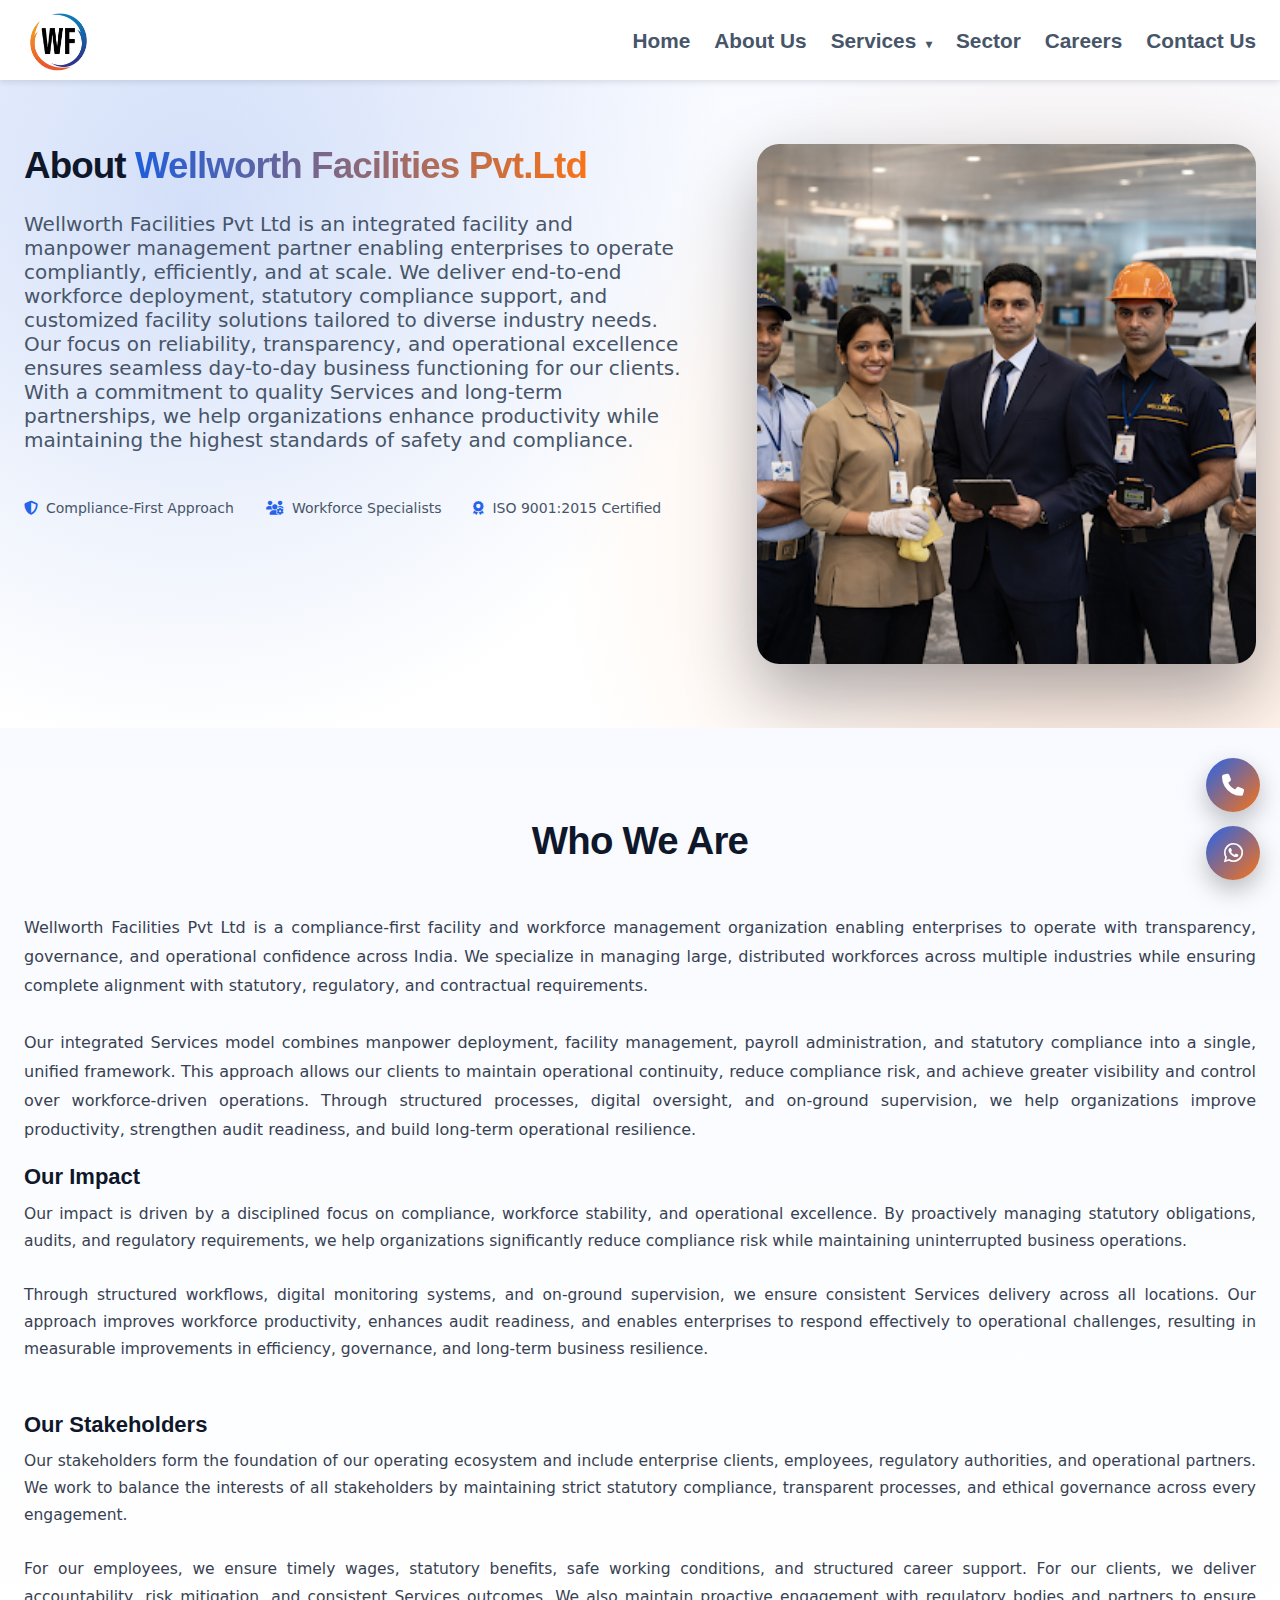
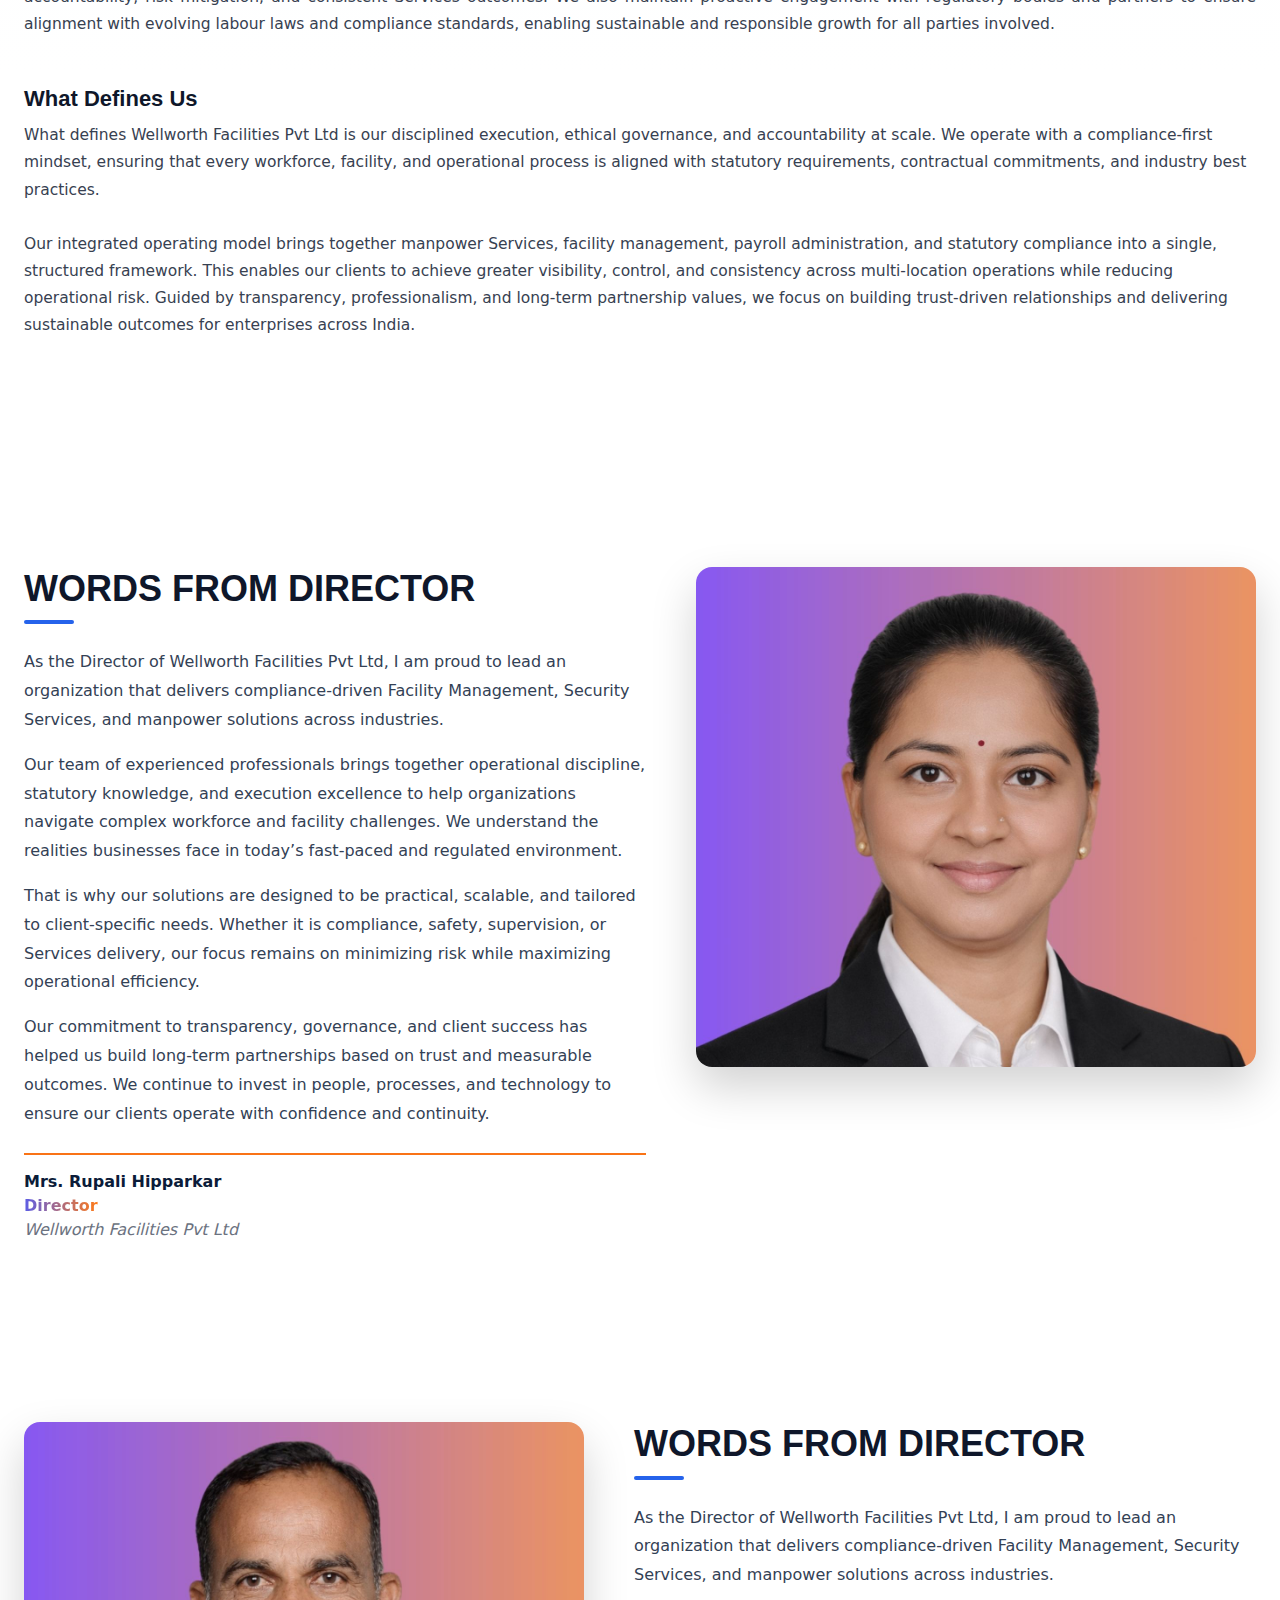
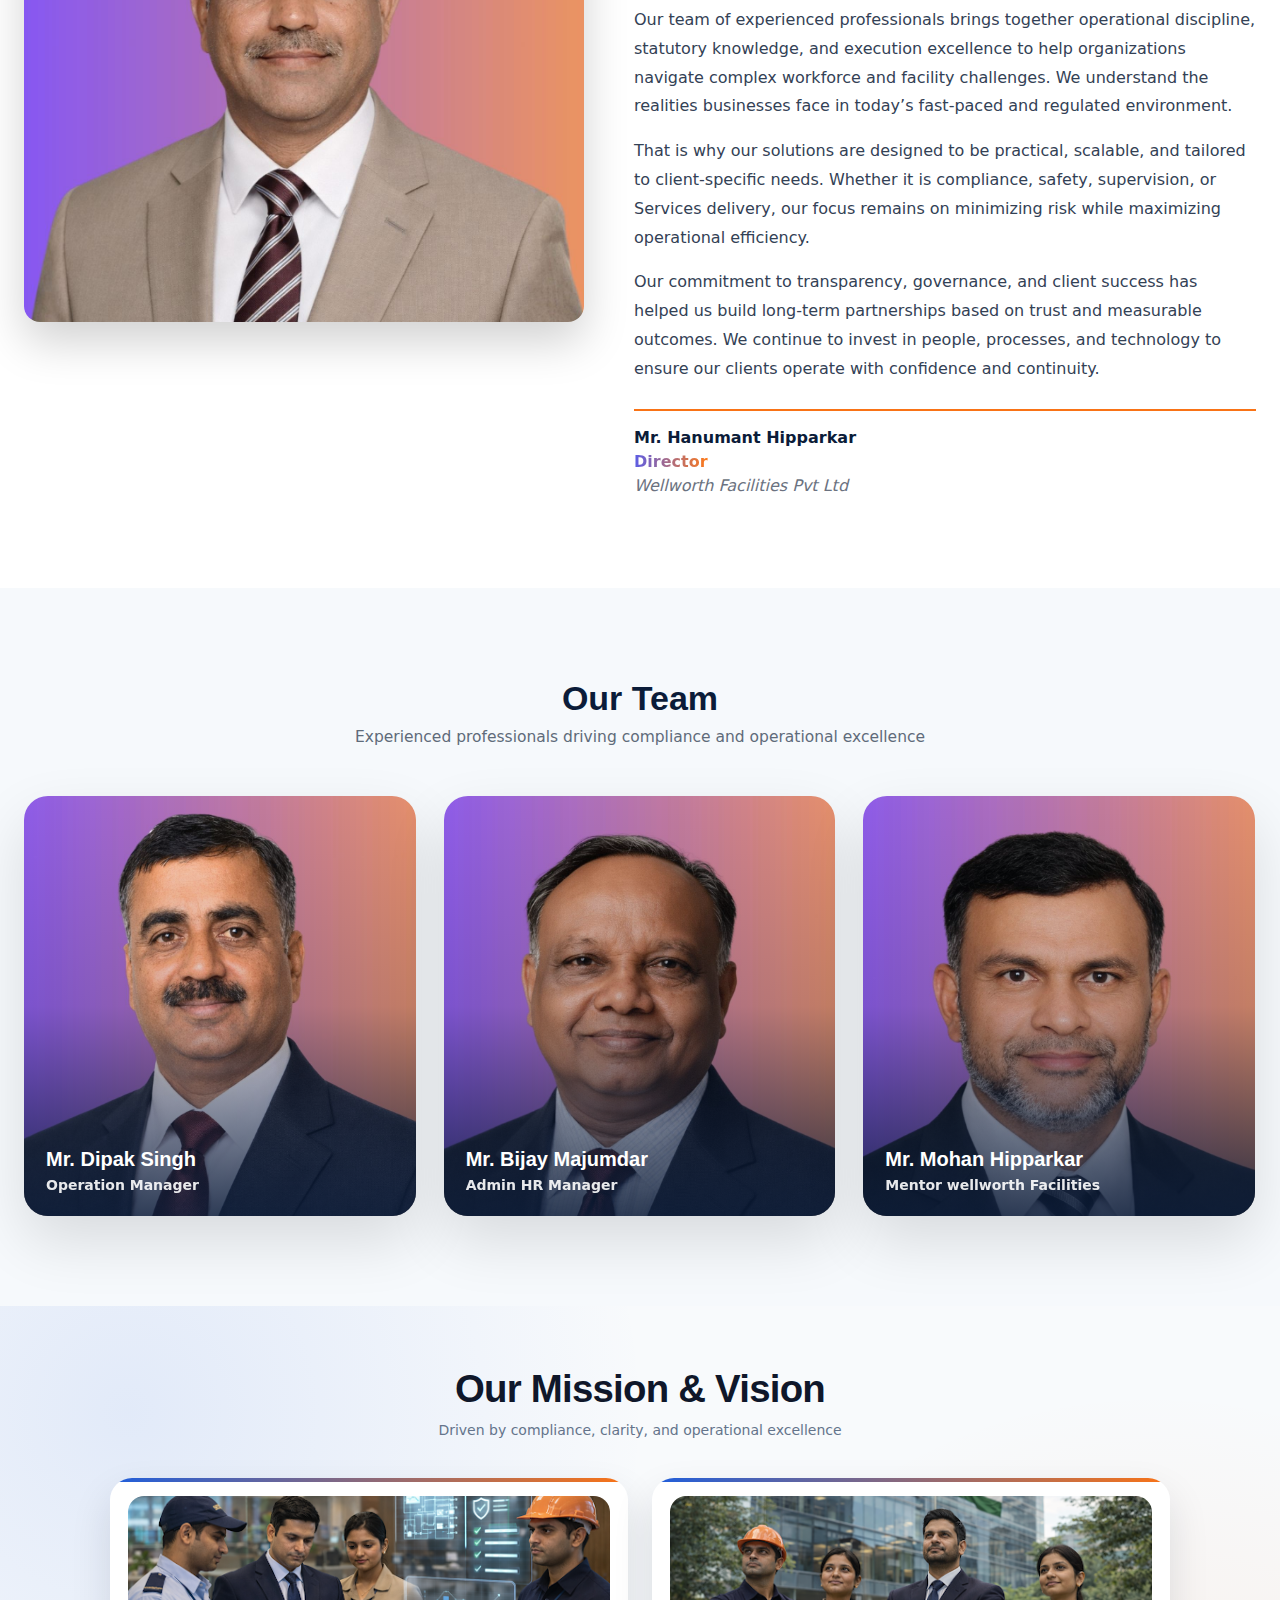
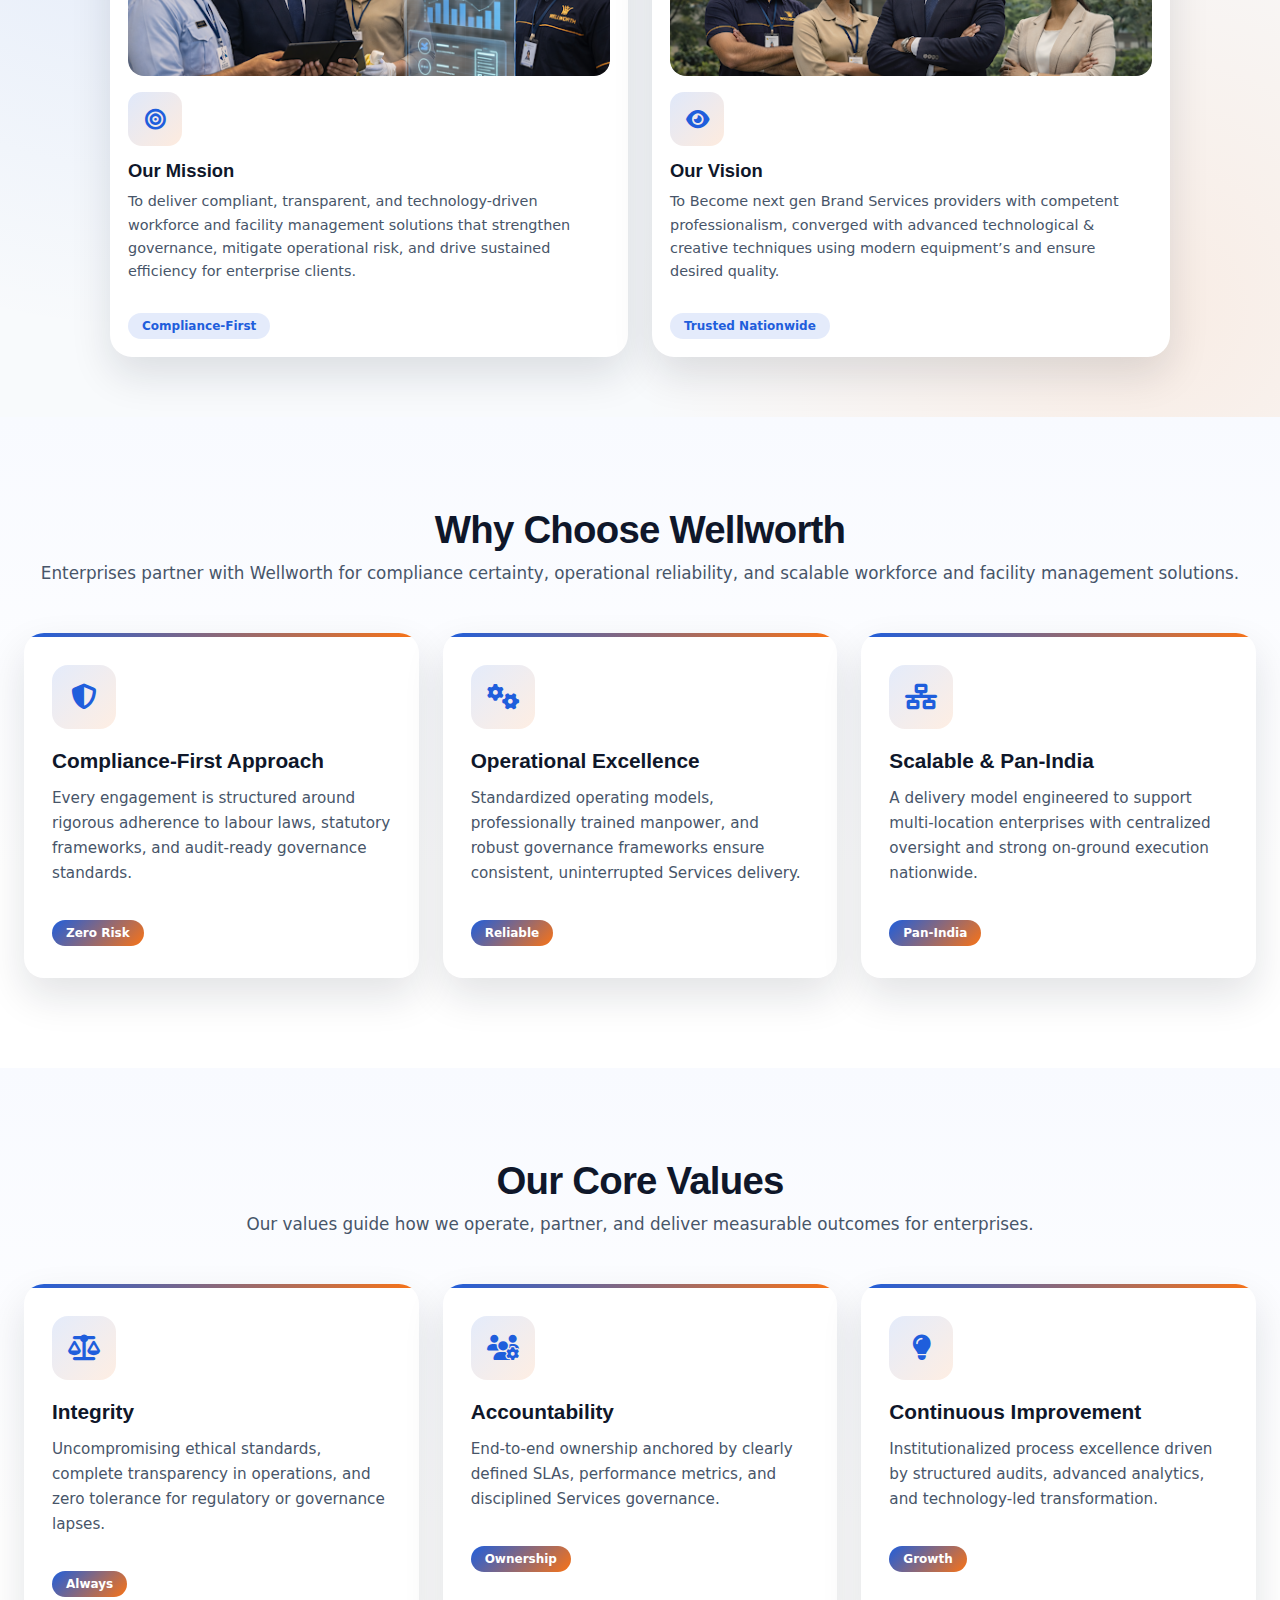
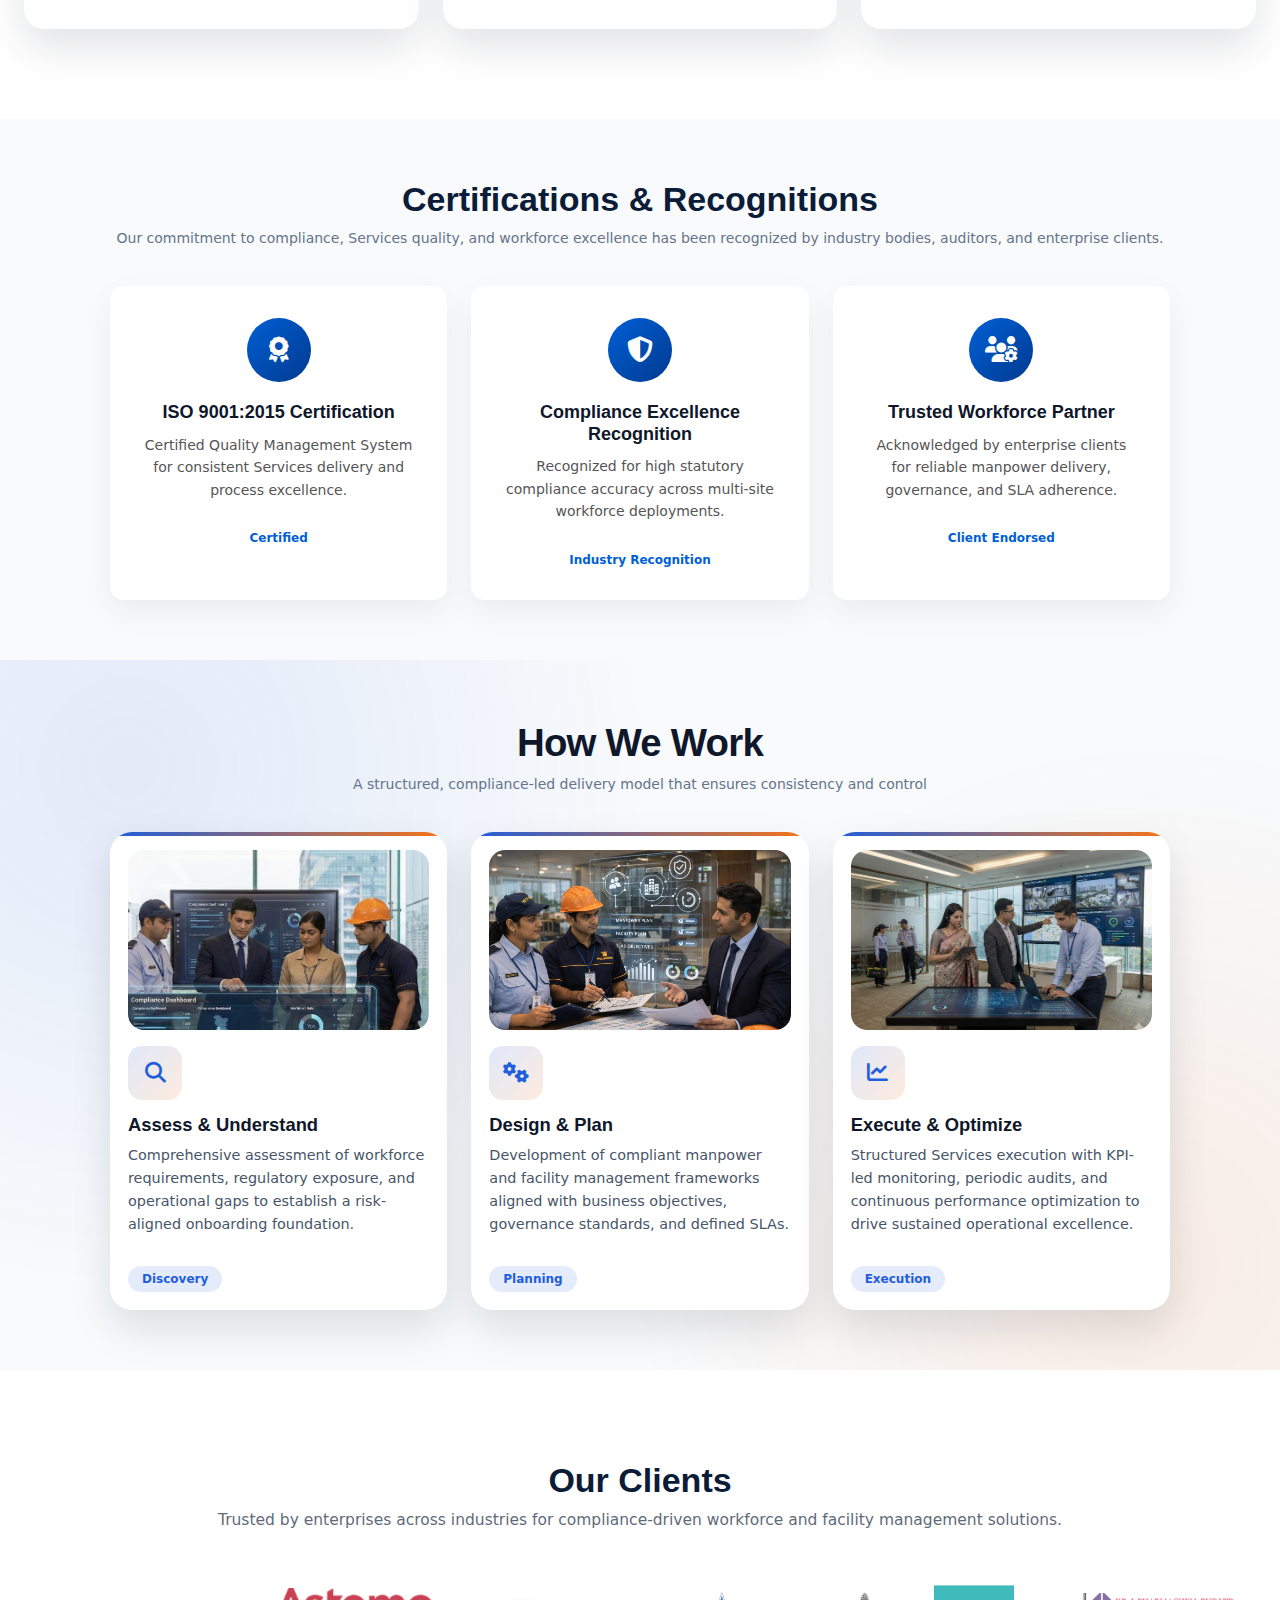
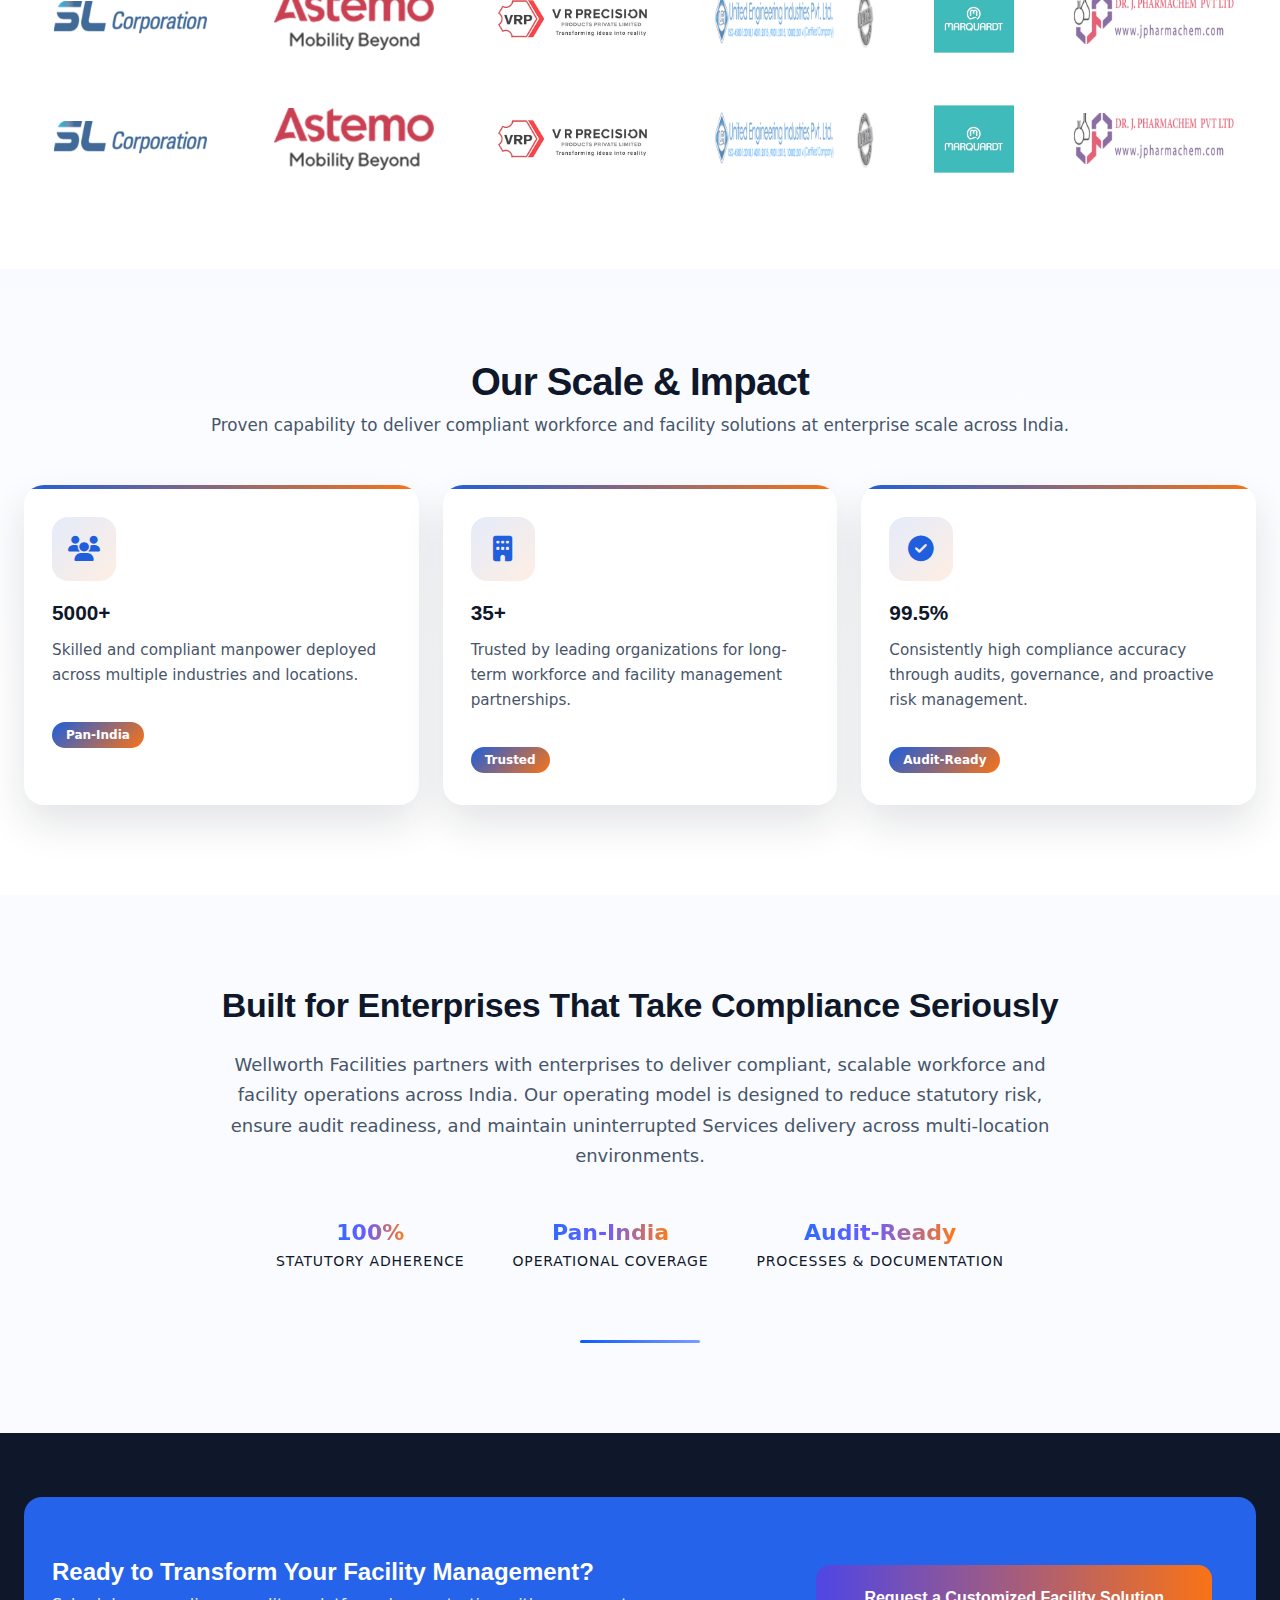
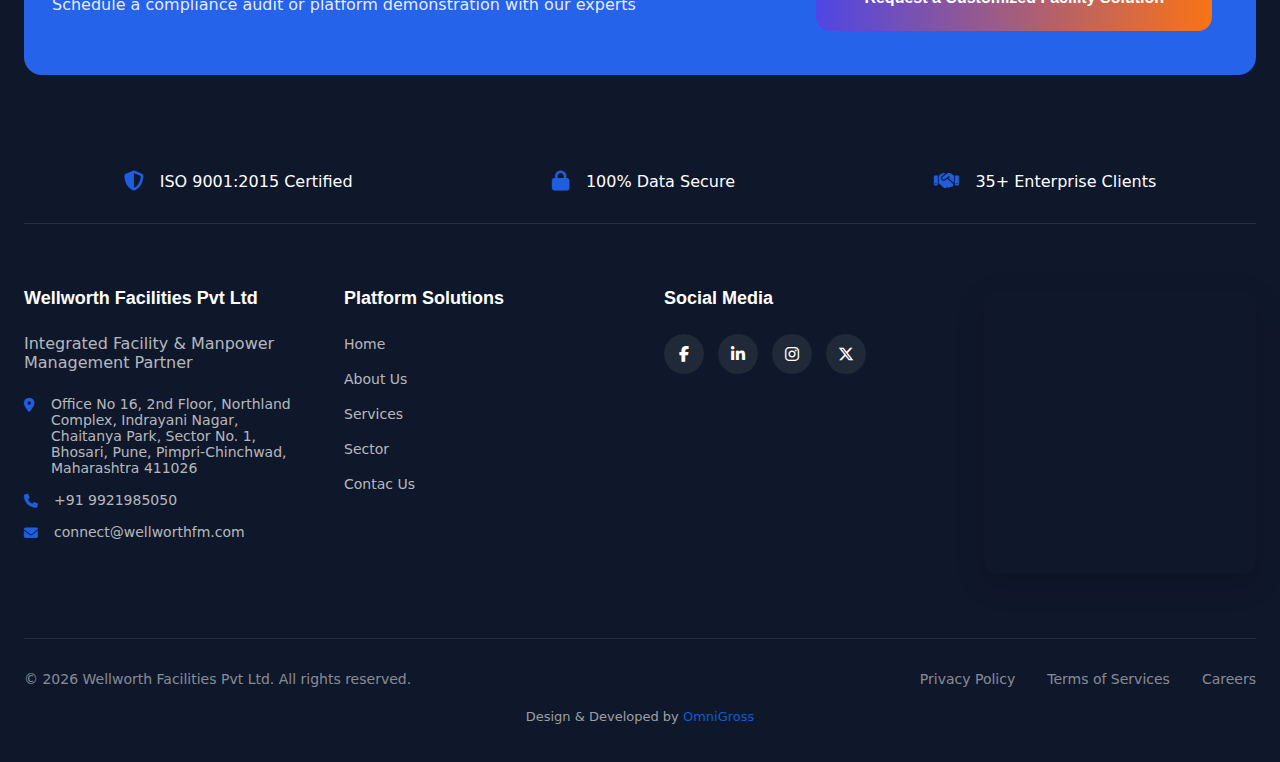
<file: about.html>
<!DOCTYPE html>
<html lang="en">
<head>
    <meta charset="UTF-8">
    <meta name="viewport" content="width=device-width, initial-scale=1.0">
    <meta name="robots" content="noindex, nofollow">

    

<meta name="robots" content="index, follow">
<meta name="theme-color" content="#0b1c39">
<title>Wellworth | About Us</title>

<meta name="description" content="Short, clear description of your business, Services, or platform. Keep it under 160 characters for best SEO.">

<meta name="keywords" content="workforce management, compliance platform, staffing solutions, HR technology, managed workforce">
<meta name="author" content="Your Company Name">
<title>Wellworth | About Us</title>

<meta name="description" content="Short, clear description of your business, Services, or platform. Keep it under 160 characters for best SEO.">

<meta name="keywords" content="workforce management, compliance platform, staffing solutions, HR technology, managed workforce">
<meta name="author" content="Your Company Name">


<meta property="og:type" content="website">
<meta property="og:title" content="Your Website Name">
<meta property="og:description" content="Short description that appears when your site is shared.">
<meta property="og:url" content="https://www.yoursite.com">
<meta property="og:image" content="https://www.yoursite.com/assets/images/og-image.jpg">


<link rel="apple-touch-icon" sizes="180x180" href="favicon/apple-touch-icon.png">
<link rel="icon" type="image/png" sizes="32x32" href="faviconfavicon-32x32.png">
<link rel="icon" type="image/png" sizes="16x16" href="favicon/favicon-16x16.png">
<link rel="manifest" href="/site.webmanifest">




    <title>Wellworth Facilities | Integrated Facility & Manpower Management</title>
    <link rel="stylesheet" href="styles.css">
    <link rel="stylesheet" href="https://cdnjs.cloudflare.com/ajax/libs/font-awesome/6.4.0/css/all.min.css">
    <link rel="preconnect" href="https://fonts.googleapis.com">
    <link rel="preconnect" href="https://fonts.gstatic.com" crossorigin>
   <link rel="preconnect" href="https://fonts.googleapis.com">
<link rel="preconnect" href="https://fonts.gstatic.com" crossorigin>

<link href="https://fonts.googleapis.com/css2?family=Manrope:wght@600;700;800&family=Plus+Jakarta+Sans:wght@400;500;600&display=swap" rel="stylesheet">

    <link
  rel="stylesheet"
  href="https://cdnjs.cloudflare.com/ajax/libs/font-awesome/6.5.1/css/all.min.css"
/>

</head>
<body>
    <!-- Header -->
    <header class="header">
        <div class="container">
            <div class="header-content">
                <div class="logo">
                    <img src="assets/logo.png"
         alt="Wellworth Facilities Pvt Ltd Logo"
         class="logo-img" />

                    
                </div>
                
                <nav class="main-nav">
    <span class="nav-indicator"></span>
    <a href="index.html" class="nav-link">Home</a>
    <a href="#" class="nav-link ">About Us</a>
    <div class="nav-dropdown">
    <a href="Service.html" class="nav-link dropdown-toggle">
      Services <span class="arrow">▾</span>
    </a>

    <div class="dropdown-menu">
      <a href="Service-manpower.html">Manpower Services</a>
      <a href="Service-facility-management.html">Facility Management Services</a>
      <a href="Service-security.html">Security Services</a>
    </div>
  </div>
    <a href="sector.html" class="nav-link">Sector</a>
     <a href="careers.html" class="nav-link">Careers</a>
    <a href="contact.html" class="nav-link">Contact Us</a>
    <!-- <a href="#" class="nav-link">Clients</a> -->
</nav>

                
                <!-- <div class="header-actions">
                    <button class="btn btn-secondary btn-small">Client Login</button>
                    <button class="btn btn-primary btn-small">Request Audit</button>
                </div> -->
                
                <button class="mobile-menu-btn">
                    <i class="fas fa-bars"></i>
                </button>
            </div>
        </div>

    </header>

<!-- ===============================
     ABOUT US – HERO SECTION
================================ -->
<section class="hero">
    <div class="container">
        <div class="grid-12">
            
            <!-- Left Content -->
            <div class="col-7 hero-content">
                <h1 class="hero-title">
                     About <span>Wellworth Facilities Pvt.Ltd</span>
                </h1>

                <p class="hero-subtitle">
                    Wellworth Facilities Pvt Ltd is an integrated facility and manpower management partner enabling enterprises to operate compliantly, efficiently, and at scale. We deliver end-to-end workforce deployment, statutory compliance support, and customized facility solutions tailored to diverse industry needs. Our focus on reliability, transparency, and operational excellence ensures seamless day-to-day business functioning for our clients. With a commitment to quality Services and long-term partnerships, we help organizations enhance productivity while maintaining the highest standards of safety and compliance.
                </p>

               <!-- <div class="hero-actions"> -->
                            <!-- <a href="https://wa.me/919921985050?text=Hello%20Wellworth%20Team,%20I%20would%20like%20to%20request%20a%20compliance%20audit."
                             target="_blank"> -->
                   <!-- <button class="btn btn-primary btn-large openAuditForm">
        Request a Customized Facility Solution
    </button> -->

                <!-- </div> -->

                <div class="trust-badges">
                    <div class="badge">
                        <i class="fas fa-shield-alt"></i>
                        Compliance-First Approach
                    </div>
                    <div class="badge">
                        <i class="fas fa-users-cog"></i>
                        Workforce Specialists
                    </div>
                    <div class="badge">
                        <i class="fas fa-award"></i>
                        ISO 9001:2015 Certified
                    </div>
                </div>
            </div>

            <!-- Right Image -->
            <div class="col-5 hero-image">
                <img
                    src="assets/about.png"
                    alt="About Wellworth Facilities"
                    class="hero-dashboard-img"
                />
            </div>

        </div>
    </div>
</section>

<!-- POPUP MODAL -->
<div class="modal-overlay" id="modalOverlay">
    <div class="modal-box">
        <button class="modal-close" id="closeModal">&times;</button>

        <h3 id="modalTitle">Request a Customized Facility Solution</h3>
        <p class="modal-subtitle">
           Get a site-specific, compliance-ready facility proposal
Tailored manpower, facility & security Services aligned to your operational needs.
        </p>

        <form class="popup-form" id="popupForm" action="send-mail.php" method="POST">

    <input type="hidden" name="form_type" value="Compliance Audit">

    <div class="form-group">
        <label>Full Name</label>
        <input type="text" id="fullName" name="fullName" placeholder="Your Name">
        <small class="error-msg"></small>
    </div>

    <div class="form-group">
        <label>Email</label>
        <input type="email" id="email" name="email" placeholder="you@company.com">
        <small class="error-msg"></small>
    </div>

    <div class="form-group">
        <label>Phone</label>
        <input type="tel" id="phone" name="phone" placeholder="+91 XXXXX XXXXX">
            <small class="error-msg"></small>
    </div>

    <div class="form-group">
        <label>Services</label>
       <select id="Services" name="Services">
                <option value="">Select Services</option>
                <option>Manpower Services</option>
                <option>Facility Management Services</option>
                <option>Security Services</option>
                <option>other</option>
            </select>
            <small class="error-msg"></small>
    </div>

    <div class="form-group full-width">
            <label>Your Message</label>
            <textarea id="message" name="message" rows="4"
                      placeholder="Briefly describe your requirement"></textarea>
            <small class="error-msg"></small>
        </div>

    <button type="submit" class="btn btn-primary btn-large w-100">
        Submit Request
    </button>
</form>

    </div>
</div>

<div class="thankyou-overlay" id="thankYouPopup">
  <div class="thankyou-popup">
    <div class="thankyou-icon">✅</div>
    <h2>Thank You!</h2>
    <p>Your request has been submitted successfully.</p>

    <button type="button"
            class="btn btn-primary"
            id="closeThankYouBtn">
      Close
    </button>
  </div>
</div>


<!-- ===============================
     WHO WE ARE & WHAT WE DO
================================ -->
<!-- ===============================
     WHO WE ARE
================================ -->
<!-- ===============================
     WHO WE ARE
================================ -->
<section class="section manpower-theme">

  <div class="container">
    <div class="section-header">
      <h2>Who We Are</h2>
    </div>

    <!-- Centered Intro ONLY -->
    <p class="justify-text">
 Wellworth Facilities Pvt Ltd is a compliance-first facility and workforce management
  organization enabling enterprises to operate with transparency, governance, and
  operational confidence across India. We specialize in managing large, distributed
  workforces across multiple industries while ensuring complete alignment with
  statutory, regulatory, and contractual requirements.
  <br><br>
  Our integrated Services model combines manpower deployment, facility management,
  payroll administration, and statutory compliance into a single, unified framework.
  This approach allows our clients to maintain operational continuity, reduce
  compliance risk, and achieve greater visibility and control over workforce-driven
  operations. Through structured processes, digital oversight, and on-ground
  supervision, we help organizations improve productivity, strengthen audit
  readiness, and build long-term operational resilience.
</p>


    <!-- Left-aligned content block -->
    <div class="about-body">

      <div class="about-section">
        <h3>Our Impact</h3>
        <p  class="justify-text">
          Our impact is driven by a disciplined focus on compliance, workforce stability,
  and operational excellence. By proactively managing statutory obligations,
  audits, and regulatory requirements, we help organizations significantly reduce
  compliance risk while maintaining uninterrupted business operations.
  <br><br>
  Through structured workflows, digital monitoring systems, and on-ground
  supervision, we ensure consistent Services delivery across all locations.
  Our approach improves workforce productivity, enhances audit readiness,
  and enables enterprises to respond effectively to operational challenges,
  resulting in measurable improvements in efficiency, governance, and
  long-term business resilience.
        </p>
      </div>

      <div class="about-section">
        <h3>Our Stakeholders</h3>
        <p  class="justify-text">
          Our stakeholders form the foundation of our operating ecosystem and include
  enterprise clients, employees, regulatory authorities, and operational partners.
  We work to balance the interests of all stakeholders by maintaining strict
  statutory compliance, transparent processes, and ethical governance across
  every engagement.
  <br><br>
  For our employees, we ensure timely wages, statutory benefits, safe working
  conditions, and structured career support. For our clients, we deliver
  accountability, risk mitigation, and consistent Services outcomes. We also
  maintain proactive engagement with regulatory bodies and partners to ensure
  alignment with evolving labour laws and compliance standards, enabling
  sustainable and responsible growth for all parties involved.
        </p>
      </div>

      <div class="about-section">
        <h3>What Defines Us</h3>
        <p>
          What defines Wellworth Facilities Pvt Ltd is our disciplined execution,
  ethical governance, and accountability at scale. We operate with a
  compliance-first mindset, ensuring that every workforce, facility, and
  operational process is aligned with statutory requirements, contractual
  commitments, and industry best practices.
  <br><br>
  Our integrated operating model brings together manpower Services, facility
  management, payroll administration, and statutory compliance into a single,
  structured framework. This enables our clients to achieve greater visibility,
  control, and consistency across multi-location operations while reducing
  operational risk. Guided by transparency, professionalism, and long-term
  partnership values, we focus on building trust-driven relationships and
  delivering sustainable outcomes for enterprises across India.
        </p>
      </div>

    </div>
  </div>
</section>


<!-- ===============================
     WORDS FROM CEO
================================ -->
<section class="section ceo-words-section">
  <div class="container">

    <div class="ceo-words-wrapper">

      <!-- LEFT CONTENT -->
      <div class="ceo-text-content">
        <h2 class="ceo-title">WORDS FROM DIRECTOR</h2>
        <span class="ceo-underline"></span>

        <p>
          As the Director of Wellworth Facilities Pvt Ltd, I am proud to lead an
          organization that delivers compliance-driven Facility Management,
          Security Services, and manpower solutions across industries.
        </p>

        <p>
          Our team of experienced professionals brings together operational
          discipline, statutory knowledge, and execution excellence to help
          organizations navigate complex workforce and facility challenges.
          We understand the realities businesses face in today’s fast-paced
          and regulated environment.
        </p>

        <p>
          That is why our solutions are designed to be practical, scalable,
          and tailored to client-specific needs. Whether it is compliance,
          safety, supervision, or Services delivery, our focus remains on
          minimizing risk while maximizing operational efficiency.
        </p>

        <p>
          Our commitment to transparency, governance, and client success has
          helped us build long-term partnerships based on trust and measurable
          outcomes. We continue to invest in people, processes, and technology
          to ensure our clients operate with confidence and continuity.
        </p>

        <div class="ceo-name">
  <strong class="ceo-person">Mrs. Rupali Hipparkar</strong><br>

  <strong class="ceo-role">Director</strong><br>

  <span class="ceo-company">Wellworth Facilities Pvt Ltd</span>
</div>
      </div>

      <!-- RIGHT IMAGE -->
      <div class="ceo-image-box">
  <img
    src="assets/Director 1 - Rupali Hipparkar.jpg"
    alt="CEO Wellworth Facilities Pvt Ltd"
  >
</div>

    </div>

  </div>
</section>


<!-- ===============================
     WORDS FROM CEO
================================ -->
<section class="section ceo-words-section">
  <div class="container">

    <div class="ceo-words-wrapper">

        <!-- RIGHT IMAGE -->
      <div class="ceo-image-box">
  <img
    src="assets/Director 2 - Hanumant Hipparkar.jpg"
    alt="CEO Wellworth Facilities Pvt Ltd"
  >
</div>

      <!-- LEFT CONTENT -->
      <div class="ceo-text-content">
        <h2 class="ceo-title">WORDS FROM  DIRECTOR</h2>
        <span class="ceo-underline"></span>

        <p>
          As the Director of Wellworth Facilities Pvt Ltd, I am proud to lead an
          organization that delivers compliance-driven Facility Management,
          Security Services, and manpower solutions across industries.
        </p>

        <p>
          Our team of experienced professionals brings together operational
          discipline, statutory knowledge, and execution excellence to help
          organizations navigate complex workforce and facility challenges.
          We understand the realities businesses face in today’s fast-paced
          and regulated environment.
        </p>

        <p>
          That is why our solutions are designed to be practical, scalable,
          and tailored to client-specific needs. Whether it is compliance,
          safety, supervision, or Services delivery, our focus remains on
          minimizing risk while maximizing operational efficiency.
        </p>

        <p>
          Our commitment to transparency, governance, and client success has
          helped us build long-term partnerships based on trust and measurable
          outcomes. We continue to invest in people, processes, and technology
          to ensure our clients operate with confidence and continuity.
        </p>


      <div class="ceo-name">
  <strong class="ceo-person">Mr. Hanumant Hipparkar</strong><br>

  <strong class="ceo-role">Director</strong><br>

  <span class="ceo-company">Wellworth Facilities Pvt Ltd</span>
</div>

      

    </div>

  </div>
</section>



<!-- ===============================
     OUR TEAM 
================================ -->
<section class="section team-fullimage-theme">
  <div class="container">

    <div class="section-header">
      <h2>Our Team</h2>
      <p>Experienced professionals driving compliance and operational excellence</p>
    </div>

    <div class="grid-12 team-fullimage-grid">

      <!-- TEAM MEMBER 1 -->
      <div class="col-4">
        <div class="team-full-card">
          <img
            src="assets/Dipak Singh - Operations Manager.jpg"
            alt="Managing Director"
          />

          <div class="team-overlay">
            <h4>Mr. Dipak Singh</h4>
            <span>Operation Manager</span>
          </div>
        </div>
      </div>

      <!-- TEAM MEMBER 2 -->
      <div class="col-4">
        <div class="team-full-card">
          <img
            src="assets\Bijay Majumdar - Admin HR Manager.jpg"
            alt="HR Head"
          />

          <div class="team-overlay">
            <h4>Mr. Bijay Majumdar</h4>
            <span>Admin HR Manager</span>
          </div>
        </div>
      </div>

      <!-- TEAM MEMBER 3 -->
      <div class="col-4">
        <div class="team-full-card">
          <img
            src="assets\Mohan Hipparkar - Mentor Wellworth Facilities.jpg"
            alt="Operations Head"
          />

          <div class="team-overlay">
            <h4>Mr. Mohan Hipparkar</h4>
            <span>Mentor wellworth Facilities</span>
          </div>
        </div>
      </div>
      <!-- TEAM MEMBER 4
<div class="col-4">
  <div class="team-full-card">
    <img
  src="https://images.unsplash.com/photo-1500648767791-00dcc994a43e?auto=format&fit=crop&w=800&q=80"
  alt="Team Member 1"
/>


    <div class="team-overlay">
      <h4>Sneha Deshmukh</h4>
      <span>Compliance Manager</span>
    </div>
  </div>
</div> -->

<!-- TEAM MEMBER 5 -->
<!-- <div class="col-4">
  <div class="team-full-card">
   <img
  src="https://images.unsplash.com/photo-1527980965255-d3b416303d12?auto=format&fit=crop&w=800&q=80"
  alt="Team Member 2"
/>


    <div class="team-overlay">
      <h4>Vikram Joshi</h4>
      <span>Site Operations Manager</span>
    </div>
  </div>
</div> -->

<!-- TEAM MEMBER 6 -->
<!-- <div class="col-4">
  <div class="team-full-card">
    <img
  src="https://images.unsplash.com/photo-1544005313-94ddf0286df2?auto=format&fit=crop&w=800&q=80"
  alt="Team Member 3"
/>

    <div class="team-overlay">
      <h4>Pooja Kulkarni</h4>
      <span>Recruitment Lead</span>
    </div>
  </div>
</div> -->


    </div>

  </div>
</section>



<!-- ===============================
     OUR MISSION & VISION
================================ -->
<section class="section bg-light softfm-theme">

    <div class="container">
        <div class="section-header">
            <h2>Our Mission & Vision</h2>
            <p>Driven by compliance, clarity, and operational excellence</p>
        </div>

        <div class="grid-12">

            <!-- OUR MISSION -->
            <div class="col-6">
                <div class="Services-card">

                    <div class="Services-image">
                        <img src="assets/our-mission.png"
                             alt="Our Mission">
                    </div>

                    <div class="Services-icon">
                        <i class="fas fa-bullseye"></i>
                    </div>

                    <h4>Our Mission</h4>
                    <p>
                        To deliver compliant, transparent, and technology-driven workforce and facility management solutions that strengthen governance, mitigate operational risk, and drive sustained efficiency for enterprise clients.
                    </p>

                    <div class="Services-kpi">Compliance-First</div>
                </div>
            </div>

            <!-- OUR VISION -->
            <div class="col-6">
                <div class="Services-card">

                    <div class="Services-image">
                        <img src="assets/our-vision.png"
                             alt="Our Vision">
                    </div>

                    <div class="Services-icon">
                        <i class="fas fa-eye"></i>
                    </div>

                    <h4>Our Vision</h4>
                    <p>
                        To Become next gen Brand Services providers with competent professionalism, converged with advanced technological & creative techniques using modern equipment’s and ensure desired quality.

                    </p>

                    <div class="Services-kpi">Trusted Nationwide</div>
                </div>
            </div>

        </div>
    </div>

</section>


<!-- ===============================
     WHY CHOOSE WELLWORTH
================================ -->
<section class="section manpower-theme">

    <div class="container">
        <div class="section-header">
            <h2>Why Choose Wellworth</h2>
            <p>
                Enterprises partner with Wellworth for compliance certainty, operational
                reliability, and scalable workforce and facility management solutions.
            </p>
        </div>
        
        <div class="grid-12">

            <!-- Card 1 -->
            <div class="col-4">
                <div class="feature-card">
                    <div class="feature-icon">
                        <i class="fa-solid fa-shield-halved"></i>

                    </div>
                    <h3>Compliance-First Approach</h3>
                    <p>
                        Every engagement is structured around rigorous adherence to labour laws, statutory frameworks, and audit-ready governance standards.
                    </p>
                    <div class="feature-badge">Zero Risk</div>
                </div>
            </div>

            <!-- Card 2 -->
            <div class="col-4">
                <div class="feature-card">
                    <div class="feature-icon">
                        <i class="fas fa-cogs"></i>
                    </div>
                    <h3>Operational Excellence</h3>
                    <p>
                        Standardized operating models, professionally trained manpower, and robust governance frameworks ensure consistent, uninterrupted Services delivery.
                    </p>
                    <div class="feature-badge">Reliable</div>
                </div>
            </div>

            <!-- Card 3 -->
            <div class="col-4">
                <div class="feature-card">
                    <div class="feature-icon">
                        <i class="fas fa-network-wired"></i>
                    </div>
                    <h3>Scalable & Pan-India</h3>
                    <p>
                       A delivery model engineered to support multi-location enterprises with centralized oversight and strong on-ground execution nationwide.
                    </p>
                    <div class="feature-badge">Pan-India</div>
                </div>
            </div>

        </div>
    </div>
</section>

<!-- ===============================
     OUR CORE VALUES
================================ -->
<section class="section manpower-theme">
    <div class="container">
        <div class="section-header">
            <h2>Our Core Values</h2>
            <p>
                Our values guide how we operate, partner, and deliver measurable outcomes
                for enterprises.
            </p>
        </div>

        <div class="grid-12">

            <div class="col-4">
                <div class="feature-card">
                    <div class="feature-icon">
                        <i class="fas fa-balance-scale"></i>
                    </div>
                    <h3>Integrity</h3>
                    <p>
                        Uncompromising ethical standards, complete transparency in operations, and zero tolerance for regulatory or governance lapses.
                    </p>
                    <div class="feature-badge">Always</div>
                </div>
            </div>

            <div class="col-4">
                <div class="feature-card">
                    <div class="feature-icon">
                        <i class="fas fa-users-cog"></i>
                    </div>
                    <h3>Accountability</h3>
                    <p>
                        End-to-end ownership anchored by clearly defined SLAs, performance metrics, and disciplined Services governance.
                    </p>
                    <div class="feature-badge">Ownership</div>
                </div>
            </div>

            <div class="col-4">
                <div class="feature-card">
                    <div class="feature-icon">
                        <i class="fas fa-lightbulb"></i>
                    </div>
                    <h3>Continuous Improvement</h3>
                    <p>
                        Institutionalized process excellence driven by structured audits, advanced analytics, and technology-led transformation.
                    </p>
                    <div class="feature-badge">Growth</div>
                </div>
            </div>

        </div>
    </div>
</section>

<!-- ===============================
     AWARDS & RECOGNITIONS
================================ -->
<section class="section bg-light awards-theme">
  <div class="container">

    <div class="section-header">
      <h2>Certifications & Recognitions</h2>
      <p>
        Our commitment to compliance, Services quality, and workforce excellence
        has been recognized by industry bodies, auditors, and enterprise clients.
      </p>
    </div>

    <div class="grid-12 awards-grid">

      <!-- Award 1 -->
      <div class="col-4">
        <div class="award-card">
          <div class="award-icon">
            <i class="fas fa-award"></i>
          </div>
          <h4>ISO 9001:2015 Certification</h4>
          <p>
            Certified Quality Management System for consistent Services delivery
            and process excellence.
          </p>
          <span class="award-year">Certified</span>
        </div>
      </div>

      <!-- Award 2 -->
      <div class="col-4">
        <div class="award-card">
          <div class="award-icon">
            <i class="fas fa-shield-alt"></i>
          </div>
          <h4>Compliance Excellence Recognition</h4>
          <p>
            Recognized for high statutory compliance accuracy across multi-site
            workforce deployments.
          </p>
          <span class="award-year">Industry Recognition</span>
        </div>
      </div>

      <!-- Award 3 -->
      <div class="col-4">
        <div class="award-card">
          <div class="award-icon">
            <i class="fas fa-users-cog"></i>
          </div>
          <h4>Trusted Workforce Partner</h4>
          <p>
            Acknowledged by enterprise clients for reliable manpower delivery,
            governance, and SLA adherence.
          </p>
          <span class="award-year">Client Endorsed</span>
        </div>
      </div>

    </div>

  </div>
</section>


<!-- ===============================
     HOW WE WORK
================================ -->
<section class="section bg-light softfm-theme">

    <div class="container">
        <div class="section-header">
            <h2>How We Work</h2>
            <p>A structured, compliance-led delivery model that ensures consistency and control</p>
        </div>

        <div class="grid-12">

            <!-- STEP 1 -->
            <div class="col-4">
                <div class="Services-card">

                    <div class="Services-image">
                        <img src="assets/assess.jpg"
                             alt="Assess & Understand">
                    </div>

                    <div class="Services-icon">
                        <i class="fas fa-search"></i>
                    </div>

                    <h4>Assess & Understand</h4>
                    <p>
                       Comprehensive assessment of workforce requirements, regulatory exposure, and operational gaps to establish a risk-aligned onboarding foundation.
                    </p>

                    <div class="Services-kpi">Discovery</div>
                </div>
            </div>

            <!-- STEP 2 -->
            <div class="col-4">
                <div class="Services-card">

                    <div class="Services-image">
                        <img src="assets/design1.jpg"
                             alt="Design & Plan">
                    </div>

                    <div class="Services-icon">
                        <i class="fas fa-cogs"></i>
                    </div>

                    <h4>Design & Plan</h4>
                    <p>
                        Development of compliant manpower and facility management frameworks aligned with business objectives, governance standards, and defined SLAs.
                    </p>

                    <div class="Services-kpi">Planning</div>
                </div>
            </div>

            <!-- STEP 3 -->
            <div class="col-4">
                <div class="Services-card">

                    <div class="Services-image">
                        <img src="assets/execute.jpg"
                             alt="Execute & Optimize">
                    </div>

                    <div class="Services-icon">
                        <i class="fas fa-chart-line"></i>
                    </div>

                    <h4>Execute & Optimize</h4>
                    <p>
                       Structured Services execution with KPI-led monitoring, periodic audits, and continuous performance optimization to drive sustained operational excellence.
                    </p>

                    <div class="Services-kpi">Execution</div>
                </div>
            </div>

        </div>
    </div>

</section>

<!-- ===============================
     OUR CLIENTS
================================ -->
<section class="section clients-theme">
  <div class="container">

    <div class="section-header">
      <h2>Our Clients</h2>
      <p>
        Trusted by enterprises across industries for compliance-driven
        workforce and facility management solutions.
      </p>
    </div>

    <div class="clients-slider">
      <div class="clients-track">

        <!-- LOGO SET 1 -->
        <div class="client-logo">
          <img src="assets/client/image (10).png" alt="Client 1">
        </div>
        <div class="client-logo">
          <img src="assets/client/image (11).png" alt="Client 2">
        </div>
        <div class="client-logo">
          <img src="assets/client/image (12).png" alt="Client 3">
        </div>
        <div class="client-logo">
          <img src="assets/client/image (14).png" alt="Client 5">
        </div>
        <div class="client-logo">
          <img src="assets/client/image (15).png" alt="Client 6">
        </div>
         <div class="client-logo">
          <img src="assets/client/image (16).png" alt="Client 2">
        </div>
         <div class="client-logo">
          <img src="assets/client/image (6).png" alt="Client 2">
        </div>
         <div class="client-logo">
          <img src="assets/client/image (7).png" alt="Client 2">
        </div>
         <div class="client-logo">
          <img src="assets/client/image (8).png" alt="Client 2">
        </div>
         <div class="client-logo">
          <img src="assets/client/image (9).png" alt="Client 2">
        </div>

       <!-- LOGO SET 1 -->
        <div class="client-logo">
          <img src="assets/client/image (10).png" alt="Client 1">
        </div>
        <div class="client-logo">
          <img src="assets/client/image (11).png" alt="Client 2">
        </div>
        <div class="client-logo">
          <img src="assets/client/image (12).png" alt="Client 3">
        </div>
        <div class="client-logo">
          <img src="assets/client/image (14).png" alt="Client 5">
        </div>
        <div class="client-logo">
          <img src="assets/client/image (15).png" alt="Client 6">
        </div>
         <div class="client-logo">
          <img src="assets/client/image (16).png" alt="Client 2">
        </div>
         <div class="client-logo">
          <img src="assets/client/image (6).png" alt="Client 2">
        </div>
         <div class="client-logo">
          <img src="assets/client/image (7).png" alt="Client 2">
        </div>
         <div class="client-logo">
          <img src="assets/client/image (8).png" alt="Client 2">
        </div>
         <div class="client-logo">
          <img src="assets/client/image (9).png" alt="Client 2">
        </div>


        


      </div>
      <div class="clients-slider reverse">
      <div class="clients-track reverse">

        <!-- SAME LOGOS (order can stay same) -->
        <div class="client-logo"><img src="assets/client/image (10).png" alt=""></div>
        <div class="client-logo"><img src="assets/client/image (11).png" alt=""></div>
        <div class="client-logo"><img src="assets/client/image (12).png" alt=""></div>
        <div class="client-logo"><img src="assets/client/image (14).png" alt=""></div>
        <div class="client-logo"><img src="assets/client/image (15).png" alt=""></div>
        <div class="client-logo"><img src="assets/client/image (16).png" alt=""></div>
        <div class="client-logo"><img src="assets/client/image (6).png" alt=""></div>
        <div class="client-logo"><img src="assets/client/image (7).png" alt=""></div>
        <div class="client-logo"><img src="assets/client/image (8).png" alt=""></div>
        <div class="client-logo"><img src="assets/client/image (9).png" alt=""></div>

        <!-- DUPLICATE AGAIN FOR LOOP -->
        <div class="client-logo"><img src="assets/client/image (10).png" alt=""></div>
        <div class="client-logo"><img src="assets/client/image (11).png" alt=""></div>
        <div class="client-logo"><img src="assets/client/image (12).png" alt=""></div>
        <div class="client-logo"><img src="assets/client/image (14).png" alt=""></div>
        <div class="client-logo"><img src="assets/client/image (15).png" alt=""></div>
        <div class="client-logo"><img src="assets/client/image (16).png" alt=""></div>
        <div class="client-logo"><img src="assets/client/image (6).png" alt=""></div>
        <div class="client-logo"><img src="assets/client/image (7).png" alt=""></div>
        <div class="client-logo"><img src="assets/client/image (8).png" alt=""></div>
        <div class="client-logo"><img src="assets/client/image (9).png" alt=""></div>

      </div>
    </div>

    </div>

  </div>
</section>



<!-- ===============================
     OUR SCALE & IMPACT
================================ -->
<section class="section manpower-theme">
    <div class="container">
        <div class="section-header">
            <h2>Our Scale & Impact</h2>
            <p>
                Proven capability to deliver compliant workforce and facility solutions
                at enterprise scale across India.
            </p>
        </div>

        <div class="grid-12">

            <!-- Scale 1 -->
            <div class="col-4">
                <div class="feature-card">
                    <div class="feature-icon">
                        <i class="fas fa-users"></i>
                    </div>
                    <h3>5000+</h3>
                    <p>
                        Skilled and compliant manpower deployed across multiple industries
                        and locations.
                    </p>
                    <div class="feature-badge">Pan-India</div>
                </div>
            </div>

            <!-- Scale 2 -->
            <div class="col-4">
                <div class="feature-card">
                    <div class="feature-icon">
                        <i class="fas fa-building"></i>
                    </div>
                    <h3>35+</h3>
                    <p>
                        Trusted by leading organizations for long-term workforce and
                        facility management partnerships.
                    </p>
                    <div class="feature-badge">Trusted</div>
                </div>
            </div>

            <!-- Scale 3 -->
            <div class="col-4">
                <div class="feature-card">
                    <div class="feature-icon">
                        <i class="fas fa-check-circle"></i>
                    </div>
                    <h3>99.5%</h3>
                    <p>
                        Consistently high compliance accuracy through audits, governance,
                        and proactive risk management.
                    </p>
                    <div class="feature-badge">Audit-Ready</div>
                </div>
            </div>

        </div>
    </div>
</section>




<!-- ===============================
     CTA – WHY PARTNER WITH US
================================ -->
<section class="section enhanced-context">
  <div class="container">

    <!-- Headline -->
    <div class="enhanced-header">
      <h2>Built for Enterprises That Take Compliance Seriously</h2>
    </div>

    <!-- Main Copy -->
    <div class="enhanced-body">
      <p>
        Wellworth Facilities partners with enterprises to deliver compliant,
        scalable workforce and facility operations across India. Our operating
        model is designed to reduce statutory risk, ensure audit readiness, and
        maintain uninterrupted Services delivery across multi-location
        environments.
      </p>
    </div>

    <!-- Value Highlights -->
    <div class="enhanced-highlights">
      <div class="highlight">
        <span class="highlight-value">100%</span><br>
        <span class="highlight-label">Statutory Adherence</span>
      </div>

      <div class="highlight">
        <span class="highlight-value">Pan-India</span><br>
        <span class="highlight-label">Operational Coverage</span>
      </div>

      <div class="highlight">
        <span class="highlight-value">Audit-Ready</span><br>
        <span class="highlight-label">Processes & Documentation</span>
      </div>
    </div>

    <!-- Divider -->
    <div class="enhanced-divider"></div>

  </div>
</section>

<!-- Floating Call & WhatsApp -->
<div class="floating-contact">

  <!-- Call -->
  <a href="tel:+919921985050" class="floating-btn call-btn" aria-label="Call Us">
    <i class="fas fa-phone"></i>
  </a>

  <!-- WhatsApp -->
  <a
  href="https://wa.me/919921985050?text=Hello%20Wellworth%20Team,%20I%20would%20like%20to%20connect%20with%20you%20regarding%20your%20Services."
  target="_blank"
  class="floating-btn whatsapp-btn"
  aria-label="WhatsApp"
>
  <i class="fab fa-whatsapp"></i>
</a>


</div>

 <!-- Final Conversion Footer -->
    <footer class="footer">
        <div class="container">
            <div class="conversion-bar">
  <div class="conversion-content">
    <h3>Ready to Transform Your Facility Management?</h3>
    <p>Schedule a compliance audit or platform demonstration with our experts</p>
  </div>

  <div class="conversion-actions">
    <button class="btn btn-secondary btn-large openAuditForm">
    Request a Customized Facility Solution
</button>

    <!-- <a href="https://wa.me/919921985050?text=Hello%20Wellworth%20Team,%20I%20would%20like%20to%20book%20a%20platform%20demo."
        target="_blank">
    <button class="btn btn-secondary btn-large">
    Book Platform Demo
    </button>
</a> -->
  </div>
</div>

            
            <div class="trust-bar">
                <div class="trust-item">
                    <i class="fas fa-shield-alt"></i>
                    <span>ISO 9001:2015 Certified</span>
                </div>
                <div class="trust-item">
                    <i class="fas fa-lock"></i>
                    <span>100% Data Secure</span>
                </div>
                <!-- <div class="trust-item">
                    <i class="fas fa-award"></i>
                    <span>Industry Awards 2023</span>
                </div> -->
                <div class="trust-item">
                    <i class="fas fa-handshake"></i>
                    <span>35+ Enterprise Clients</span>
                </div>
            </div>
            
            <div class="footer-grid">
                <div class="footer-col">
                    <h4>Wellworth Facilities Pvt Ltd</h4>
                    <p class="footer-text">Integrated Facility & Manpower Management Partner</p>
                    <div class="contact-info">
                        <div class="contact-item">
                            <i class="fas fa-map-marker-alt"></i>
                           <span>Office No 16, 2nd Floor, Northland Complex, Indrayani Nagar, Chaitanya Park, Sector No. 1, Bhosari, Pune, Pimpri-Chinchwad, Maharashtra 411026</span>
                        </div>
                        <div class="contact-item">
                            <i class="fas fa-phone"></i>
                           <span>+91 9921985050</span>
                        </div>
                        <div class="contact-item">
                            <i class="fas fa-envelope"></i>
                            <span>connect@wellworthfm.com</span>
                        </div>
                    </div>
                </div>
                
                <div class="footer-col">
                    <h4>Platform Solutions</h4>
                    <ul class="footer-links">
                        <li><a href="index.html">Home</a></li>
                        <li><a href="about.html">About Us</a></li>
                        <li><a href="Service.html">Services</a></li>
                        <li><a href="sector.html">Sector</a></li>
                        <li><a href="contact.html">Contac Us</a></li>
                    </ul>
                </div>
                
                <div class="footer-col">
  <h4>Social Media</h4>

 <div class="footer-social-links">
    <a href="#" target="_blank" aria-label="Facebook">
      <i class="fab fa-facebook-f"></i>
    </a>

    <a href="#" target="_blank" aria-label="LinkedIn">
      <i class="fab fa-linkedin-in"></i>
    </a>

    <a href="#" target="_blank" aria-label="Instagram">
      <i class="fab fa-instagram"></i>
    </a>

    <a href="#" target="_blank" aria-label="Twitter">
      <i class="fab fa-x-twitter"></i>
    </a>
  </div>
</div>
                <div class="footer-map">
  <iframe
    src="https://www.google.com/maps/embed?pb=!1m18!1m12!1m3!1d3780.602147197496!2d73.8455136!3d18.6369563!2m3!1f0!2f0!3f0!3m2!1i1024!2i768!4f13.1!3m3!1m2!1s0x3bc2c73e5fd4ce67%3A0xbbe75f93ebb64552!2sWellworth%20Facilities%20Pvt.%20Ltd.!5e0!3m2!1sen!2sin!4v1769697268291"
    loading="lazy"
    referrerpolicy="no-referrer-when-downgrade"
    allowfullscreen>
  </iframe>
</div>
<!--                 
                <div class="footer-col">
                    <h4>Contact Placeholders</h4>
                    <div class="contact-placeholders">
                        <div class="contact-placeholder">
                            <div class="placeholder-label">Regional Office – Delhi NCR</div>
                            <div class="placeholder-text">+91 11 2345 6789</div>
                        </div>
                        <div class="contact-placeholder">
                            <div class="placeholder-label">Regional Office – Bangalore</div>
                            <div class="placeholder-text">+91 80 3456 7890</div>
                        </div>
                        <div class="contact-placeholder">
                            <div class="placeholder-label">Compliance Helpline</div>
                            <div class="placeholder-text">1800 123 4567 (Toll-Free)</div>
                        </div>
                    </div>
                </div> -->
            </div>
            
            <div class="footer-bottom">
                <div class="copyright">
                    © 2026 Wellworth Facilities Pvt Ltd. All rights reserved.
                </div>
                <div class="footer-links-bottom">
                    <a href="privacy-policy.html">Privacy Policy</a>
                    <a href="terms-of-Service.html">Terms of Services</a>
                    <a href="careers.html">Careers</a>
                    <!-- <a href="#">Whistleblower Policy</a> -->
                </div>
            </div>
           <span class="footer-credit">
    Design &amp; Developed by <a href="https://omnigross.in/" class="credit-link">OmniGross</a>
</span>
<br>
<br>


        </div>
    </footer>

    <script src="main.js"></script>
</body>
</html>
</file>
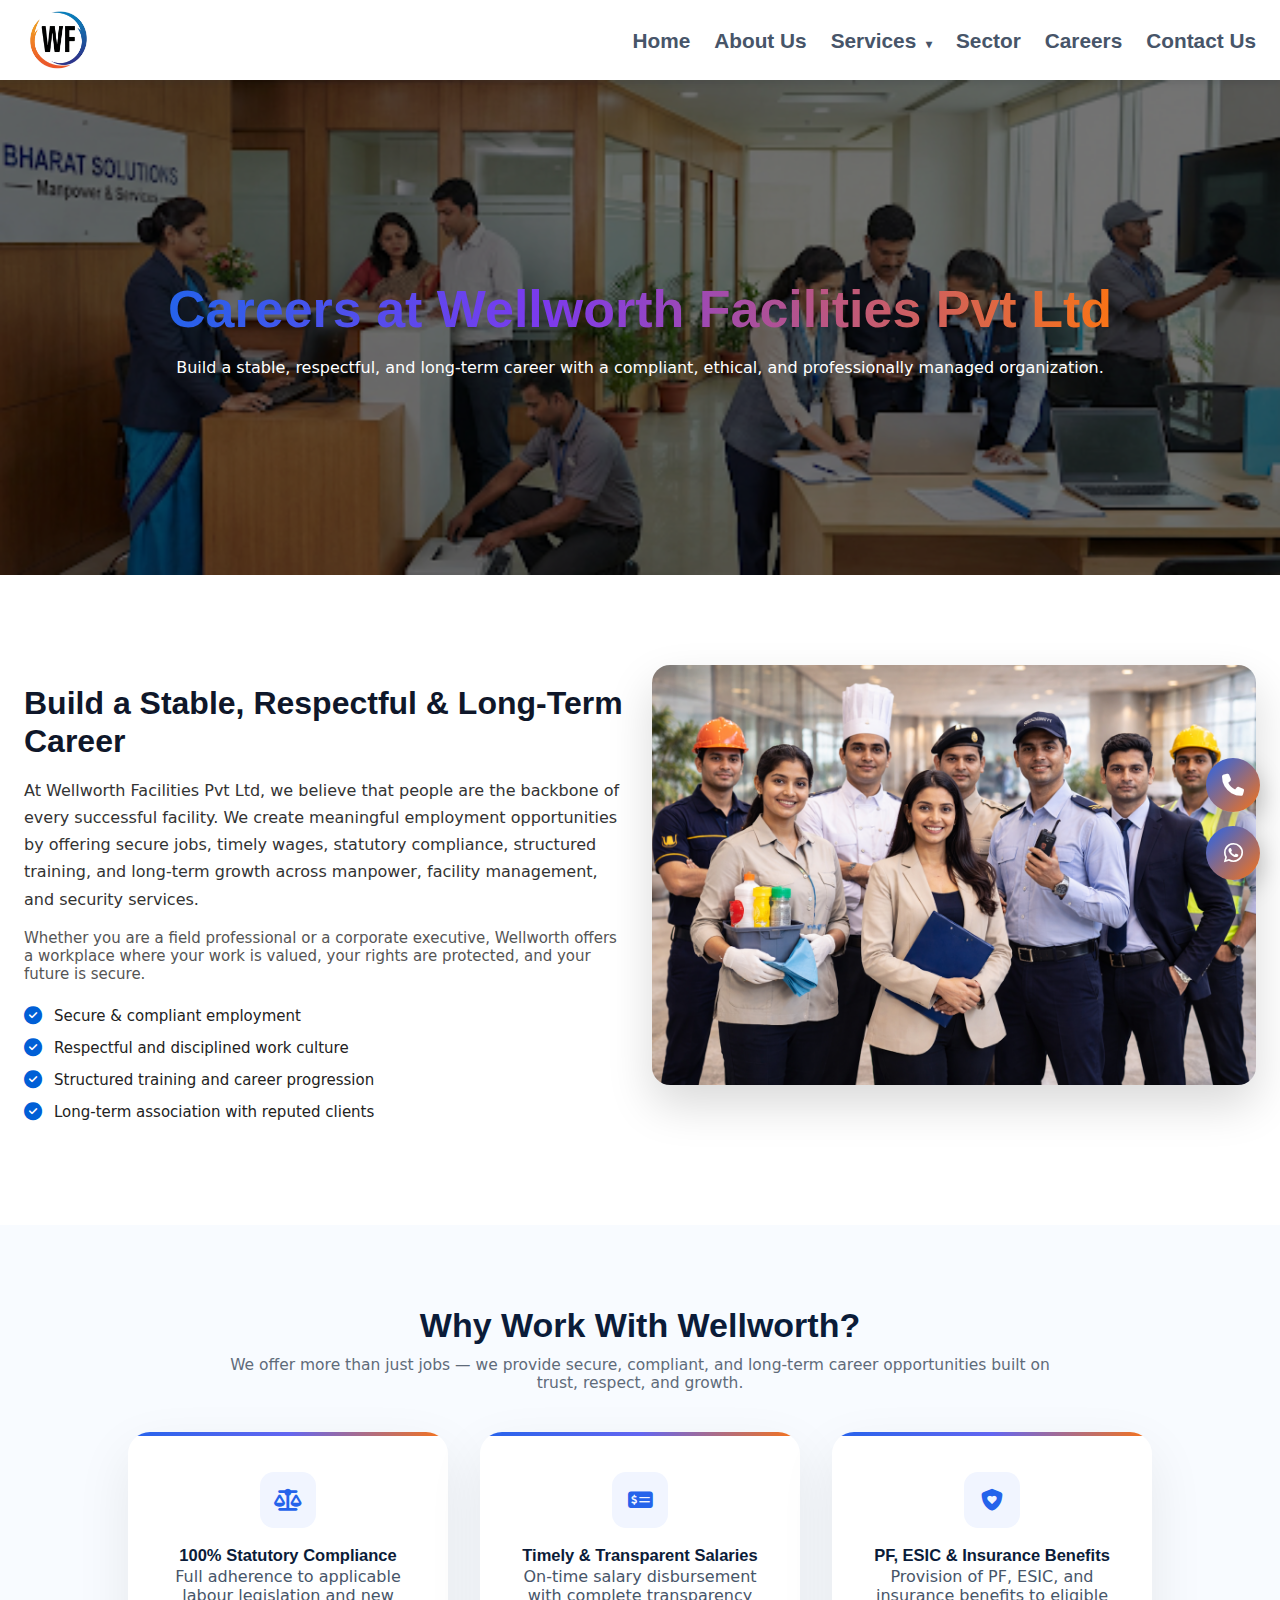
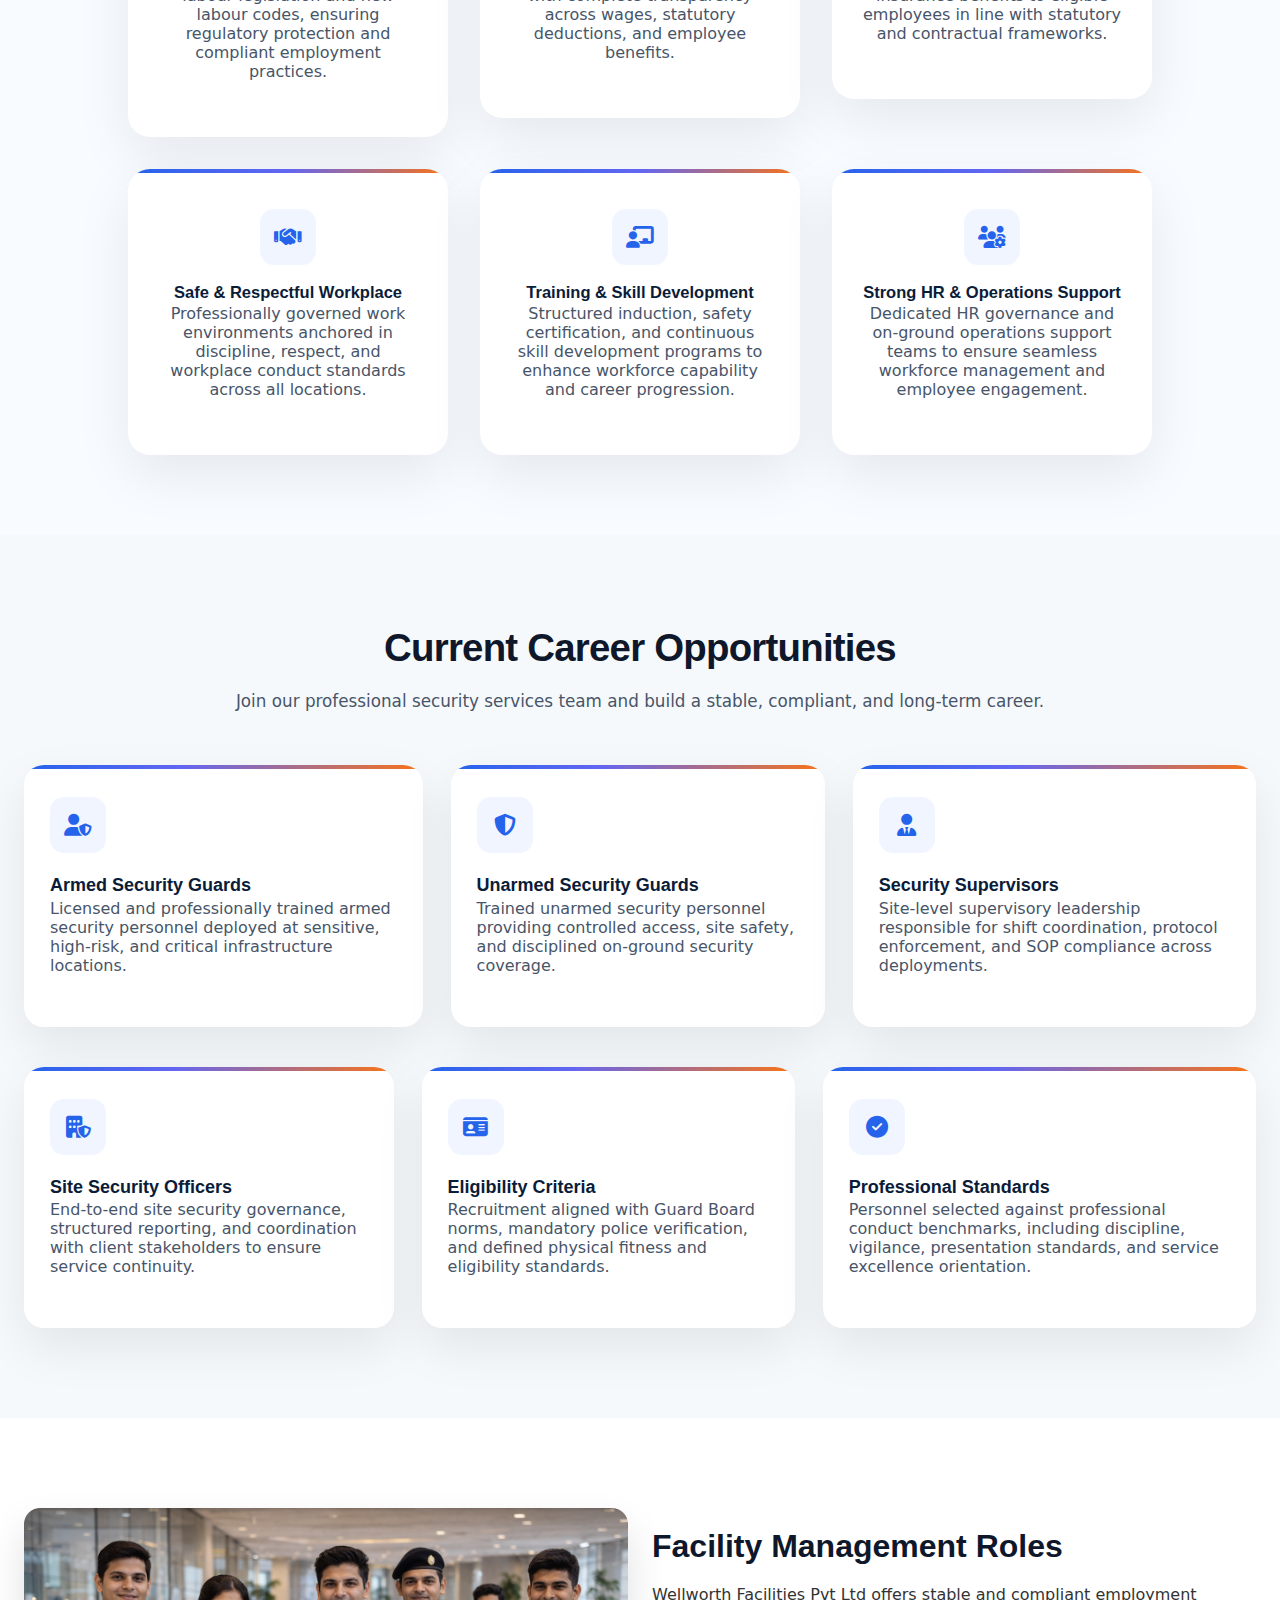
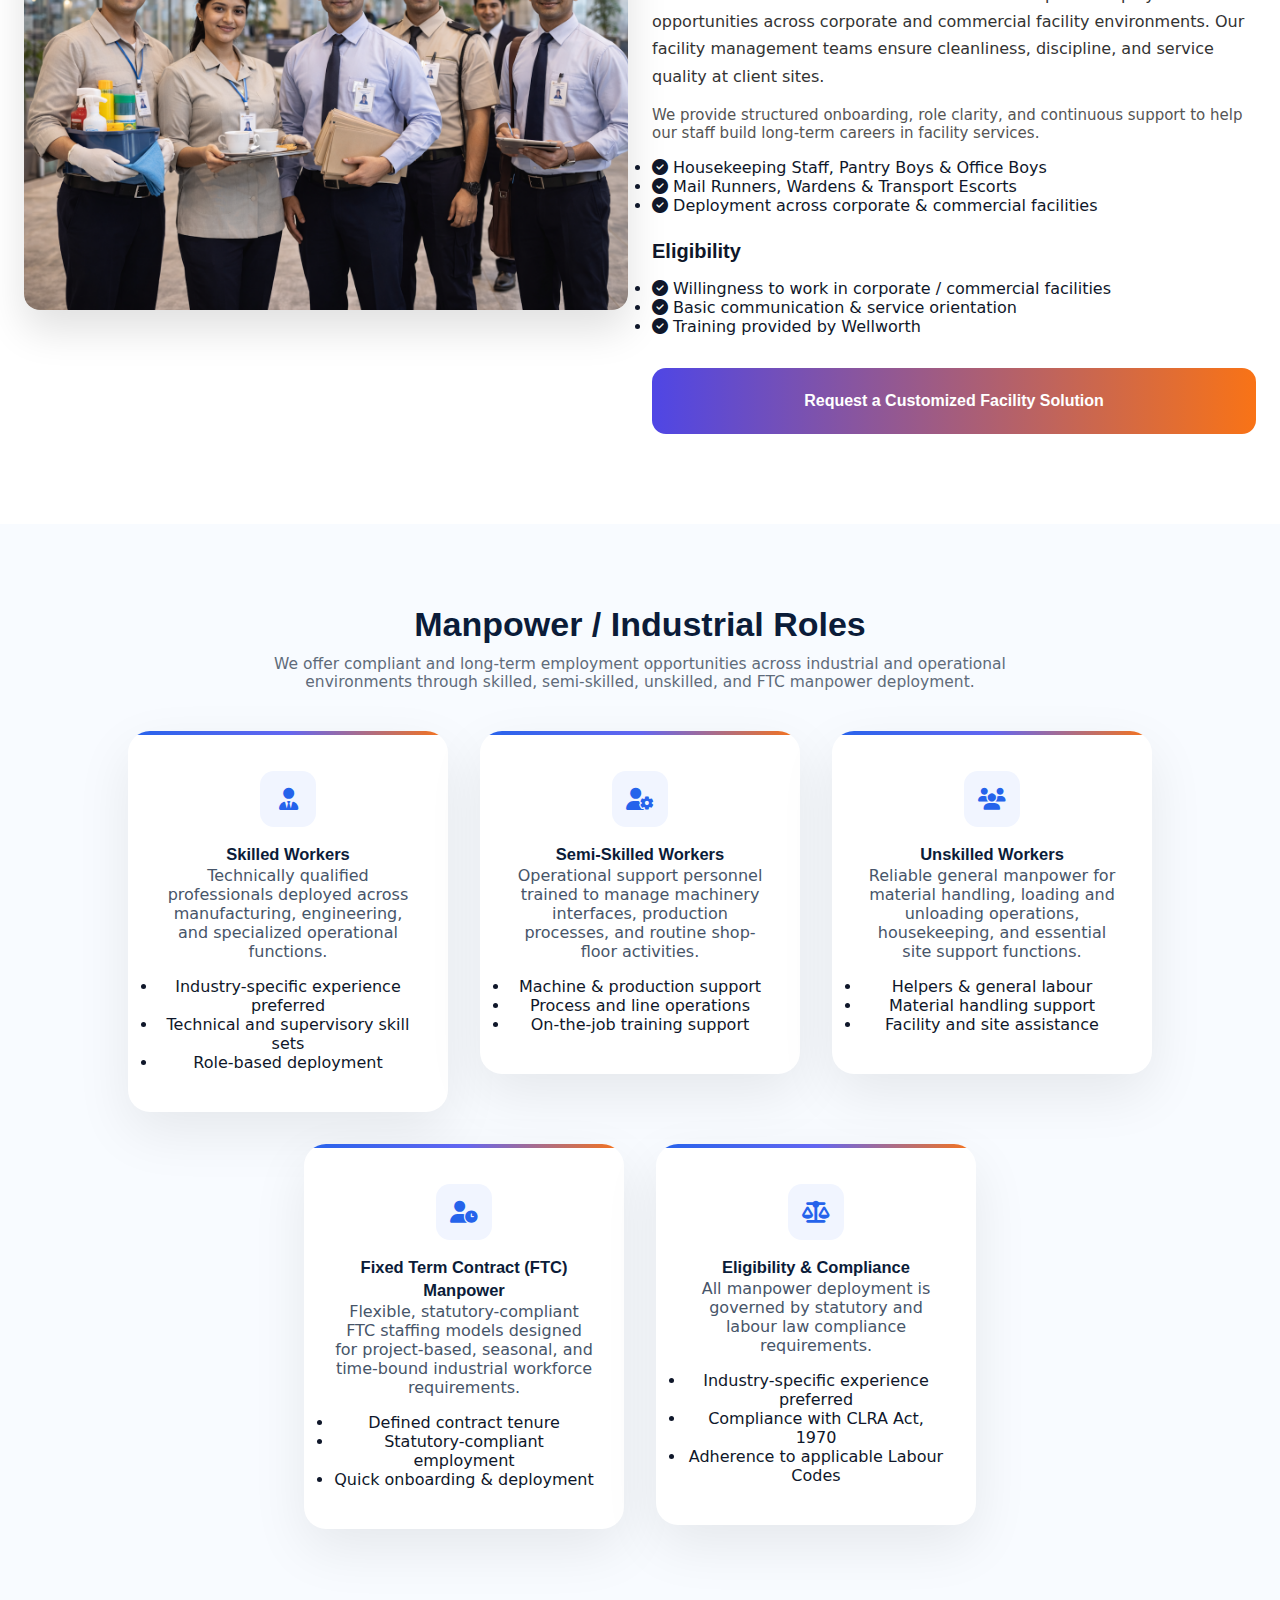
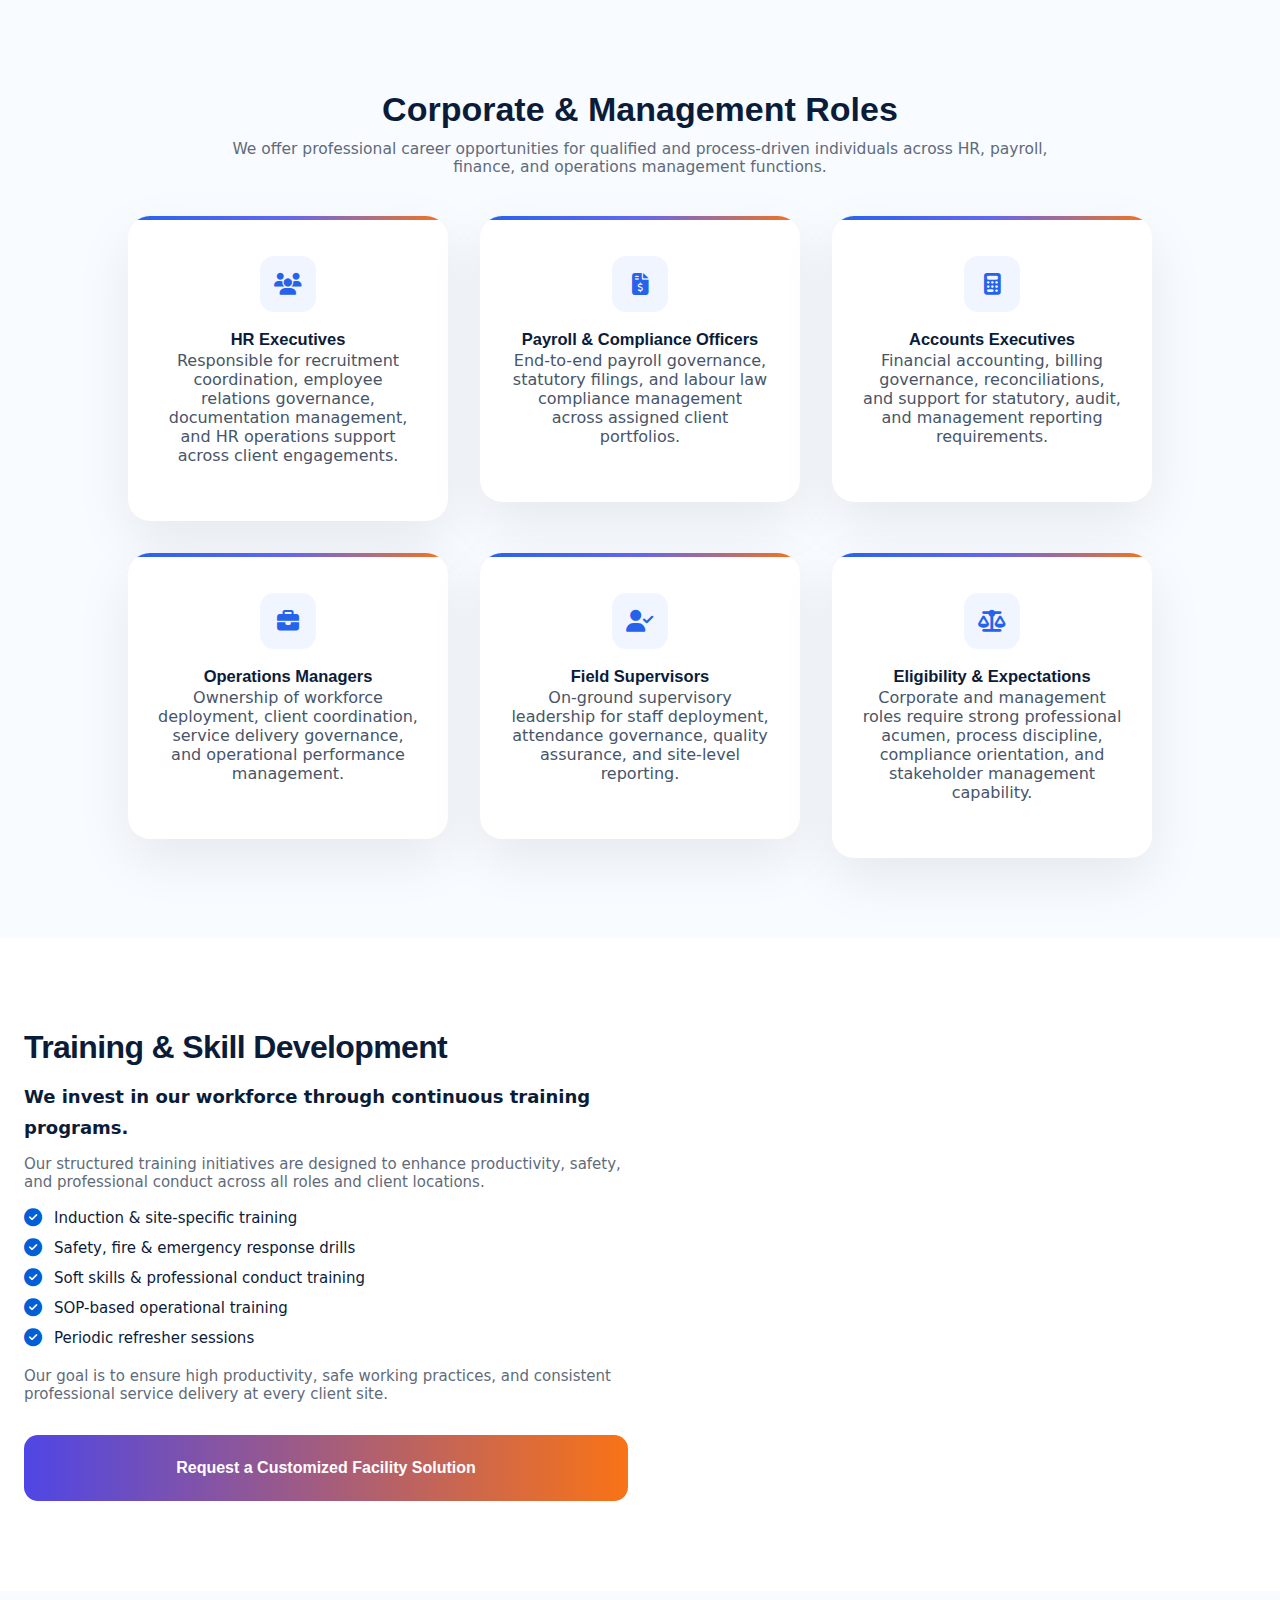
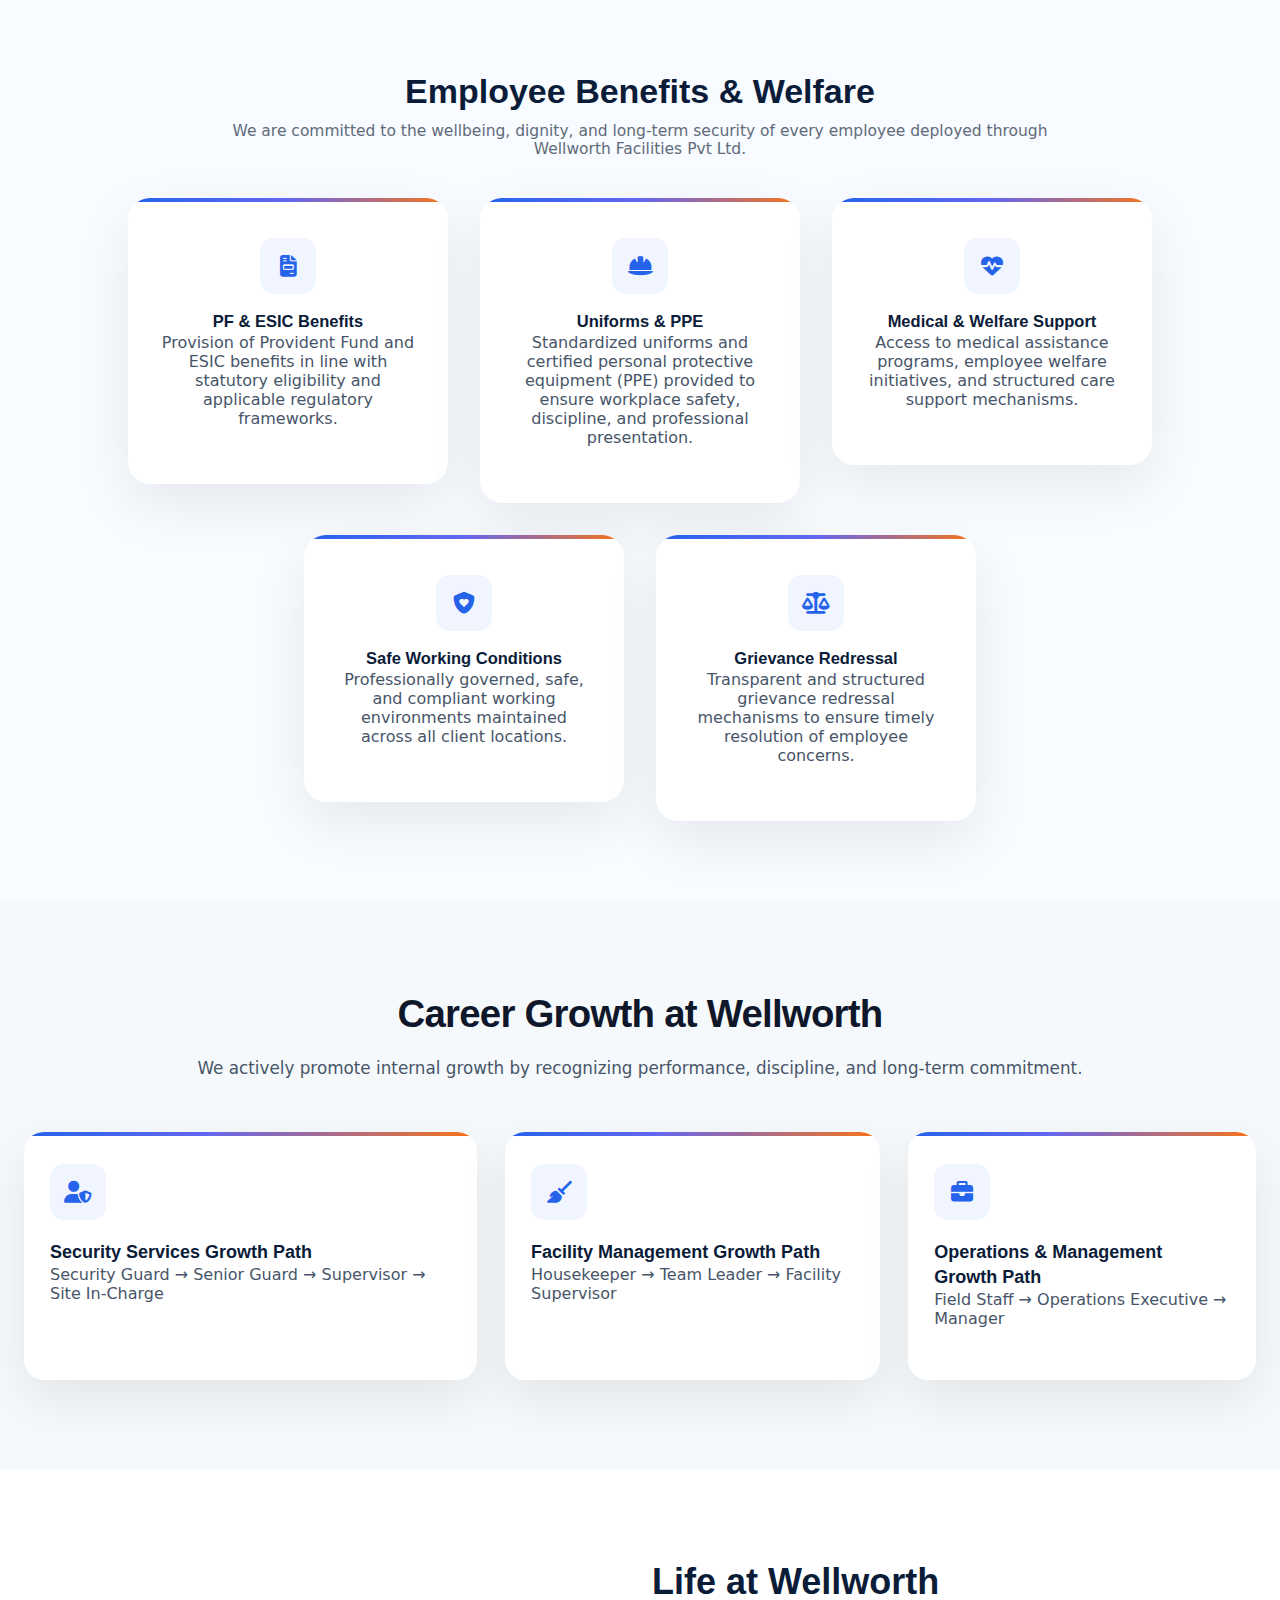
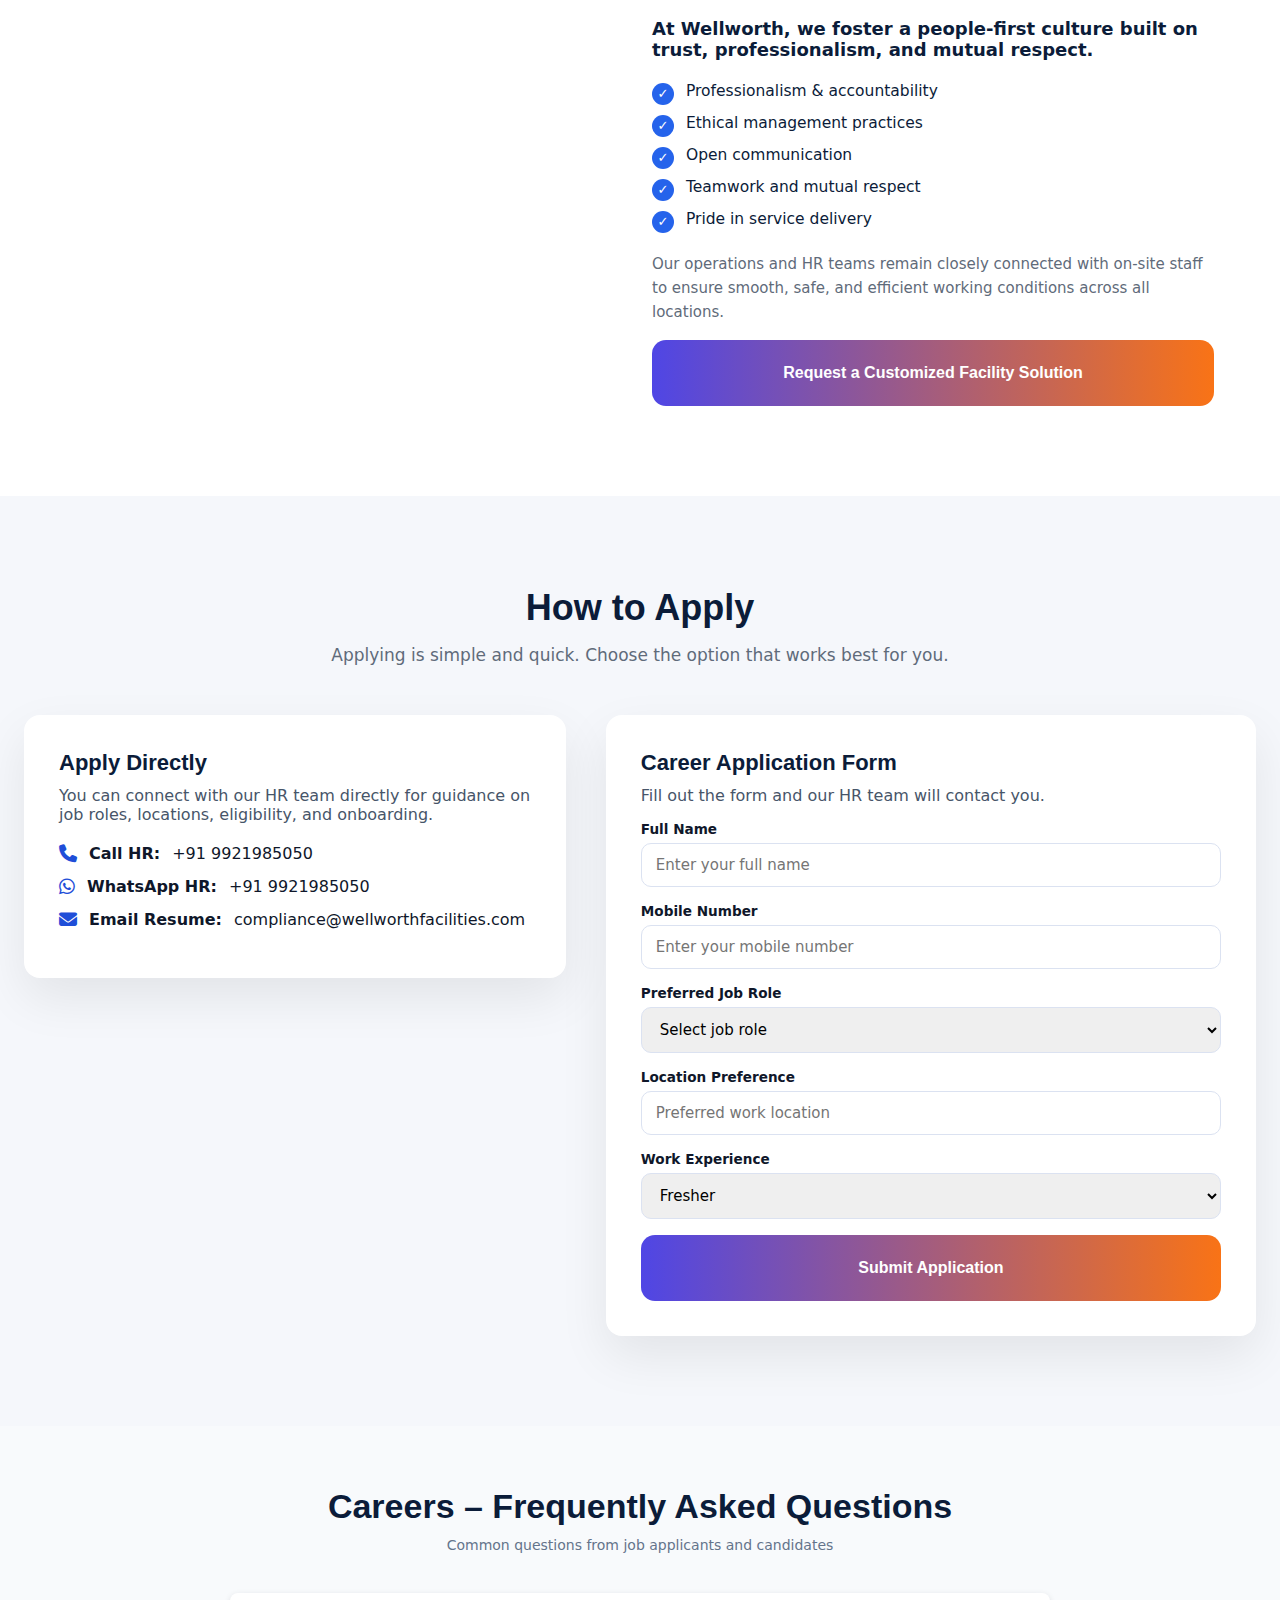
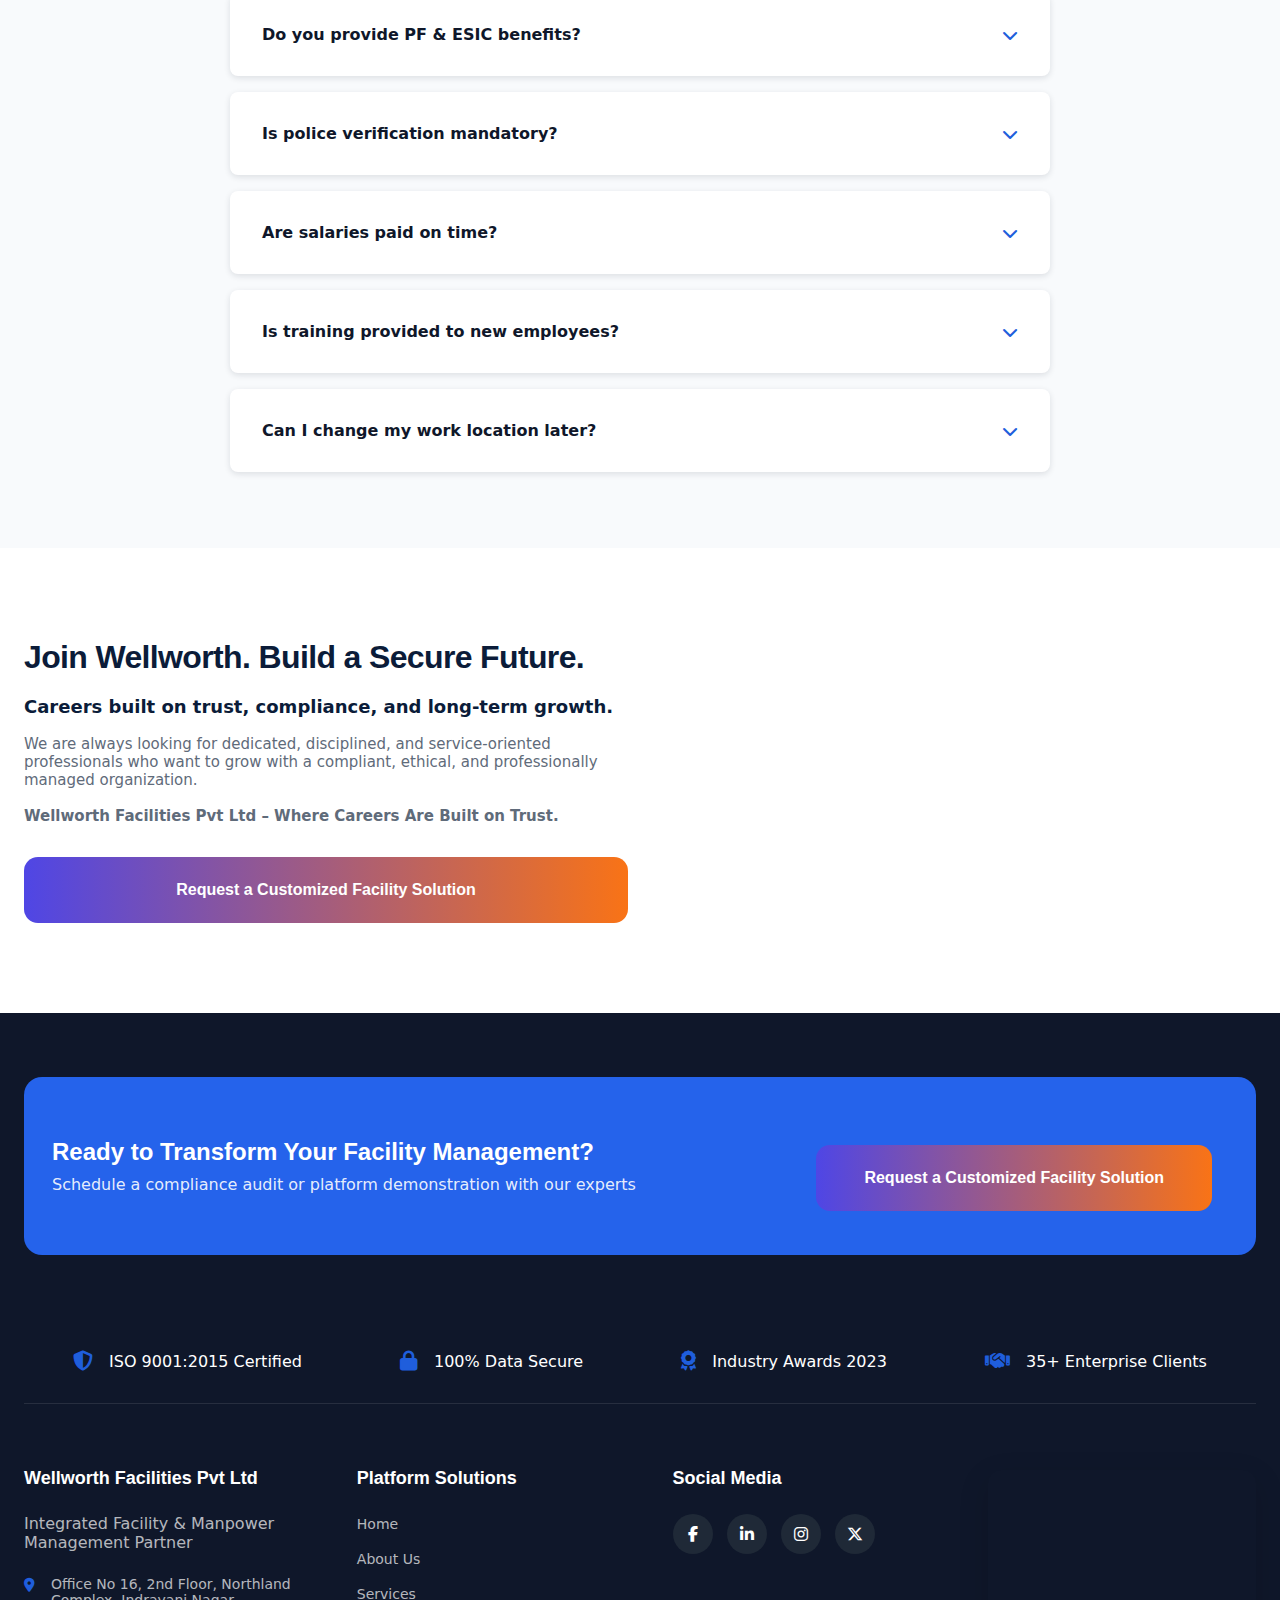
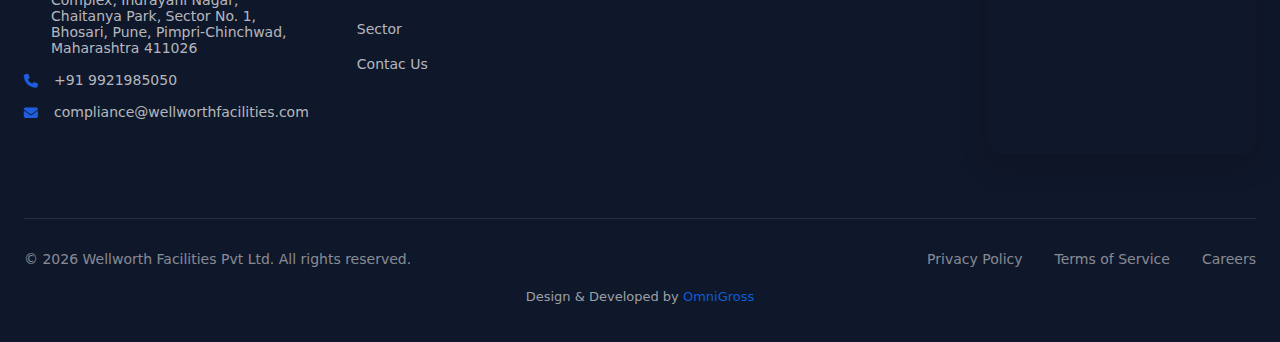
<file: careers.html>
<!DOCTYPE html>
<html lang="en">
<head>
    <meta charset="UTF-8">
    <meta name="viewport" content="width=device-width, initial-scale=1.0">
    <meta name="robots" content="noindex, nofollow">

    

<meta name="robots" content="index, follow">
<meta name="theme-color" content="#0b1c39">
<title>Wellworth | Carrers</title>

<meta name="description" content="Short, clear description of your business, services, or platform. Keep it under 160 characters for best SEO.">

<meta name="keywords" content="workforce management, compliance platform, staffing solutions, HR technology, managed workforce">
<meta name="author" content="Your Company Name">
<title>Your Website Name | Short Tagline</title>

<meta name="description" content="Short, clear description of your business, services, or platform. Keep it under 160 characters for best SEO.">

<meta name="keywords" content="workforce management, compliance platform, staffing solutions, HR technology, managed workforce">
<meta name="author" content="Your Company Name">


<meta property="og:type" content="website">
<meta property="og:title" content="Your Website Name">
<meta property="og:description" content="Short description that appears when your site is shared.">
<meta property="og:url" content="https://www.yoursite.com">
<meta property="og:image" content="https://www.yoursite.com/assets/images/og-image.jpg">


<link rel="apple-touch-icon" sizes="180x180" href="favicon/apple-touch-icon.png">
<link rel="icon" type="image/png" sizes="32x32" href="faviconfavicon-32x32.png">
<link rel="icon" type="image/png" sizes="16x16" href="favicon/favicon-16x16.png">
<link rel="manifest" href="/site.webmanifest">




    <title>Wellworth Facilities | Integrated Facility & Manpower Management</title>
    <link rel="stylesheet" href="styles.css">
    <link rel="stylesheet" href="https://cdnjs.cloudflare.com/ajax/libs/font-awesome/6.4.0/css/all.min.css">
    <link rel="preconnect" href="https://fonts.googleapis.com">
    <link rel="preconnect" href="https://fonts.gstatic.com" crossorigin>
   <link rel="preconnect" href="https://fonts.googleapis.com">
<link rel="preconnect" href="https://fonts.gstatic.com" crossorigin>

<link href="https://fonts.googleapis.com/css2?family=Manrope:wght@600;700;800&family=Plus+Jakarta+Sans:wght@400;500;600&display=swap" rel="stylesheet">

    <link
  rel="stylesheet"
  href="https://cdnjs.cloudflare.com/ajax/libs/font-awesome/6.5.1/css/all.min.css"
/>

</head>
<body>
     <!-- Header -->
    <header class="header">
        <div class="container">
            <div class="header-content">
                <div class="logo">
  <a href="index.html">
    <img 
      src="assets/logo.png"
      alt="Wellworth Facilities Pvt Ltd Logo"
      class="logo-img"
    />
  </a>
</div>

                
                <nav class="main-nav">
    <span class="nav-indicator"></span>
    <a href="index.html" class="nav-link">Home</a>
    <a href="about.html" class="nav-link ">About Us</a>
    <div class="nav-dropdown">
    <a href="service.html" class="nav-link dropdown-toggle">
      Services <span class="arrow">▾</span>
    </a>

    <div class="dropdown-menu">
      <a href="service-manpower.html">Manpower Service</a>
      <a href="service-facility-management.html">Facility Management Service</a>
      <a href="service-security.html">Security Service</a>
    </div>
  </div>
    <a href="sector.html" class="nav-link">Sector</a>
     <a href="careers.html" class="nav-link">Careers</a>
    <a href="contact.html" class="nav-link">Contact Us</a>
    <!-- <a href="#" class="nav-link">Clients</a> -->
</nav>

                
                <!-- <div class="header-actions">
                    <button class="btn btn-secondary btn-small">Client Login</button>
                    <button class="btn btn-primary btn-small">Request Audit</button>
                </div> -->
                
                <button class="mobile-menu-btn">
                    <i class="fas fa-bars"></i>
                </button>
            </div>
        </div>

    </header>


   <!-- ================= CAREERS HERO ================= -->
<section class="svc-hero careers-hero">
  <div class="svc-hero-inner">
    
    <p class="svc-subtitle">
      <h1 class="svc-title">Careers at Wellworth Facilities Pvt Ltd</h1>
      Build a stable, respectful, and long-term career with a compliant,
      ethical, and professionally managed organization.
    </p>

  </div>
</section>

<!-- ===============================
     CAREERS – BUILD A SECURE FUTURE
================================ -->
<section class="section workforce-partner-theme careers-growth-theme">
  <div class="container">

    <div class="grid-12 align-center">

      <!-- LEFT CONTENT -->
      <div class="col-6">
        <span class="section-eyebrow"></span>

        <h2>Build a Stable, Respectful & Long-Term Career</h2>

        <p class="section-intro">
          At Wellworth Facilities Pvt Ltd, we believe that people are the backbone
          of every successful facility. We create meaningful employment
          opportunities by offering secure jobs, timely wages, statutory
          compliance, structured training, and long-term growth across manpower,
          facility management, and security services.
        </p>

        <p class="section-subtext">
          Whether you are a field professional or a corporate executive,
          Wellworth offers a workplace where your work is valued, your rights are
          protected, and your future is secure.
        </p>

        <ul class="partner-benefits">
          <li>
            <i class="fas fa-check-circle"></i>
            Secure & compliant employment
          </li>
          <li>
            <i class="fas fa-check-circle"></i>
            Respectful and disciplined work culture
          </li>
          <li>
            <i class="fas fa-check-circle"></i>
            Structured training and career progression
          </li>
          <li>
            <i class="fas fa-check-circle"></i>
            Long-term association with reputed clients
          </li>
        </ul>
      </div>

      <!-- RIGHT VISUAL -->
      <div class="col-6">
        <div class="image-card">
          <img
            src="assets/build-careers.webp"
            alt="Careers at Wellworth Facilities"
          >
        </div>
      </div>

    </div>

  </div>
</section>

<!-- ===============================
     WHY WORK WITH WELLWORTH? (CAREERS – NEW STYLE)
================================ -->
<section class="recruitment-section careers-benefits-theme">
  <div class="container">

    <div class="section-header">
      <h2>Why Work With Wellworth?</h2>
      <p>
        We offer more than just jobs — we provide secure, compliant, and
        long-term career opportunities built on trust, respect, and growth.
      </p>
    </div>

    <div class="recruitment-grid">

      <!-- BENEFIT 1 -->
      <div class="recruitment-card detailed-card">
        <div class="icon-box">
          <i class="fas fa-scale-balanced"></i>
        </div>
        <h4>100% Statutory Compliance</h4>
        <p>
          Full adherence to applicable labour legislation and new labour codes, ensuring regulatory protection and compliant employment practices.
        </p>
      </div>

      <!-- BENEFIT 2 -->
      <div class="recruitment-card detailed-card">
        <div class="icon-box">
          <i class="fas fa-money-check-alt"></i>
        </div>
        <h4>Timely & Transparent Salaries</h4>
        <p>
          On-time salary disbursement with complete transparency across wages, statutory deductions, and employee benefits.
        </p>
      </div>

      <!-- BENEFIT 3 -->
      <div class="recruitment-card detailed-card">
        <div class="icon-box">
          <i class="fas fa-shield-heart"></i>
        </div>
        <h4>PF, ESIC & Insurance Benefits</h4>
        <p>
          Provision of PF, ESIC, and insurance benefits to eligible employees in line with statutory and contractual frameworks.
        </p>
      </div>

      <!-- BENEFIT 4 -->
      <div class="recruitment-card detailed-card">
        <div class="icon-box">
          <i class="fas fa-handshake"></i>
        </div>
        <h4>Safe & Respectful Workplace</h4>
        <p>
         Professionally governed work environments anchored in discipline, respect, and workplace conduct standards across all locations.
        </p>
      </div>

      <!-- BENEFIT 5 -->
      <div class="recruitment-card detailed-card">
        <div class="icon-box">
          <i class="fas fa-chalkboard-teacher"></i>
        </div>
        <h4>Training & Skill Development</h4>
        <p>
          Structured induction, safety certification, and continuous skill development programs to enhance workforce capability and career progression.
        </p>
      </div>

      <!-- BENEFIT 6 -->
      <div class="recruitment-card detailed-card">
        <div class="icon-box">
          <i class="fas fa-users-cog"></i>
        </div>
        <h4>Strong HR & Operations Support</h4>
        <p>
          Dedicated HR governance and on-ground operations support teams to ensure seamless workforce management and employee engagement.
        </p>
      </div>

    </div>

  </div>
</section>


<!-- ===============================
     CURRENT CAREER OPPORTUNITIES – SECURITY SERVICES
================================ -->
<section class="section manpower-theme audit-theme careers-opportunities-theme">
  <div class="container">

    <!-- SECTION HEADER -->
    <div class="section-header">
      <h2>Current Career Opportunities</h2>
      <p class="section-intro">
        Join our professional security services team and build a stable,
        compliant, and long-term career.
      </p>
    </div>

    <!-- ICON GRID -->
    <div class="grid-12 audit-icon-grid">

      <!-- ROLE 1 -->
      <div class="col-4">
        <div class="audit-card">
          <div class="audit-icon">
            <i class="fas fa-user-shield svc-fa-icon"></i>
          </div>
          <h4>Armed Security Guards</h4>
          <p>
            Licensed and professionally trained armed security personnel deployed at sensitive, high-risk, and critical infrastructure locations.
          </p>
        </div>
      </div>

      <!-- ROLE 2 -->
      <div class="col-4">
        <div class="audit-card">
          <div class="audit-icon">
            <i class="fas fa-shield-halved svc-fa-icon"></i>
          </div>
          <h4>Unarmed Security Guards</h4>
          <p>
            Trained unarmed security personnel providing controlled access, site safety, and disciplined on-ground security coverage.
          </p>
        </div>
      </div>

      <!-- ROLE 3 -->
      <div class="col-4">
        <div class="audit-card">
          <div class="audit-icon">
            <i class="fas fa-user-tie svc-fa-icon"></i>
          </div>
          <h4>Security Supervisors</h4>
          <p>
            Site-level supervisory leadership responsible for shift coordination, protocol enforcement, and SOP compliance across deployments.
          </p>
        </div>
      </div>

    

    </div>

    <div class="grid-12 audit-icon-grid">
      <!-- ROLE 4 -->
      <div class="col-4">
        <div class="audit-card">
          <div class="audit-icon">
            <i class="fas fa-building-shield svc-fa-icon"></i>
          </div>
          <h4>Site Security Officers</h4>
          <p>
           End-to-end site security governance, structured reporting, and coordination with client stakeholders to ensure service continuity.
          </p>
        </div>
      </div>

      <!-- ELIGIBILITY -->
      <div class="col-4">
        <div class="audit-card eligibility-card">
          <div class="audit-icon">
            <i class="fas fa-id-card svc-fa-icon"></i>
          </div>
          <h4>Eligibility Criteria</h4>
          <p>
            Recruitment aligned with Guard Board norms, mandatory police verification, and defined physical fitness and eligibility standards.
          </p>
        </div>
      </div>

      <!-- PROFESSIONAL STANDARDS -->
      <div class="col-4">
        <div class="audit-card eligibility-card">
          <div class="audit-icon">
            <i class="fas fa-check-circle svc-fa-icon"></i>
          </div>
          <h4>Professional Standards</h4>
          <p>
            Personnel selected against professional conduct benchmarks, including discipline, vigilance, presentation standards, and service excellence orientation.
          </p>
        </div>
      </div>
    </div>

  </div>
</section>

<!-- ===============================
     FACILITY MANAGEMENT ROLES – CAREERS (IMAGE LEFT)
================================ -->
<section class="section contract-labour-theme facility-roles-theme">
  <div class="container">

    <div class="grid-12 align-center">

      <!-- LEFT IMAGE -->
      <div class="col-6">
        <div class="mw-video-box">
          <div class="mw-video-frame">
            <img
              src="assets/facility-management.webp"
              alt="Facility Management Careers at Wellworth"
              loading="lazy"
            >
          </div>
        </div>
      </div>

      <!-- RIGHT CONTENT -->
      <div class="col-6">
        <span class="section-eyebrow"></span>

        <h2>Facility Management Roles</h2>

        <p class="section-intro">
          Wellworth Facilities Pvt Ltd offers stable and compliant employment
          opportunities across corporate and commercial facility environments.
          Our facility management teams ensure cleanliness, discipline, and
          service quality at client sites.
        </p>

        <p class="section-subtext">
          We provide structured onboarding, role clarity, and continuous support
          to help our staff build long-term careers in facility services.
        </p>

        <ul class="service-points">
          <li>
            <i class="fas fa-check-circle"></i>
            Housekeeping Staff, Pantry Boys & Office Boys
          </li>
          <li>
            <i class="fas fa-check-circle"></i>
            Mail Runners, Wardens & Transport Escorts
          </li>
          <li>
            <i class="fas fa-check-circle"></i>
            Deployment across corporate & commercial facilities
          </li>
        </ul>

        <h4 style="margin-top: 24px;">Eligibility</h4>
        <ul class="service-points">
          <li>
            <i class="fas fa-check-circle"></i>
            Willingness to work in corporate / commercial facilities
          </li>
          <li>
            <i class="fas fa-check-circle"></i>
            Basic communication & service orientation
          </li>
          <li>
            <i class="fas fa-check-circle"></i>
            Training provided by Wellworth
          </li>
        </ul>

        <div class="section-cta">
          <button class="btn btn-primary btn-large openAuditForm">
        Request a Customized Facility Solution
    </button>
        </div>
      </div>

    </div>

  </div>
</section>

<!-- POPUP MODAL -->
<div class="modal-overlay" id="modalOverlay">
    <div class="modal-box">
        <button class="modal-close" id="closeModal">&times;</button>

        <h3 id="modalTitle">Request a Customized Facility Solution</h3>
        <p class="modal-subtitle">
           Get a site-specific, compliance-ready facility proposal
Tailored manpower, facility & security services aligned to your operational needs.
        </p>

        <form class="popup-form" id="popupForm" action="send-mail.php" method="POST">

    <input type="hidden" name="form_type" value="Compliance Audit">

    <div class="form-group">
        <label>Full Name</label>
        <input type="text" id="fullName" name="fullName" placeholder="Your Name">
        <small class="error-msg"></small>
    </div>

    <div class="form-group">
        <label>Email</label>
        <input type="email" id="email" name="email" placeholder="you@company.com">
        <small class="error-msg"></small>
    </div>

    <div class="form-group">
        <label>Phone</label>
        <input type="tel" id="phone" name="phone" placeholder="+91 XXXXX XXXXX">
            <small class="error-msg"></small>
    </div>

    <div class="form-group">
        <label>Service</label>
       <select id="service" name="service">
                <option value="">Select Service</option>
                <option>Manpower Services</option>
                <option>Facility Management Service</option>
                <option>Security Service</option>
                <option>other</option>
            </select>
            <small class="error-msg"></small>
    </div>

    <div class="form-group full-width">
            <label>Your Message</label>
            <textarea id="message" name="message" rows="4"
                      placeholder="Briefly describe your requirement"></textarea>
            <small class="error-msg"></small>
        </div>

    <button type="submit" class="btn btn-primary btn-large w-100">
        Submit Request
    </button>
</form>

    </div>
</div>

<div class="thankyou-overlay" id="thankYouPopup">
  <div class="thankyou-popup">
    <div class="thankyou-icon">✅</div>
    <h2>Thank You!</h2>
    <p>Your request has been submitted successfully.</p>

    <button type="button"
            class="btn btn-primary"
            id="closeThankYouBtn">
      Close
    </button>
  </div>
</div>


<!-- ===============================
     MANPOWER / INDUSTRIAL ROLES – CAREERS (NEW STYLE)
================================ -->
<section class="recruitment-section careers-manpower-theme">
  <div class="container">

    <div class="section-header">
      <h2>Manpower / Industrial Roles</h2>
      <p>
        We offer compliant and long-term employment opportunities across
        industrial and operational environments through skilled, semi-skilled,
        unskilled, and FTC manpower deployment.
      </p>
    </div>

    <div class="recruitment-grid">

      <!-- SKILLED -->
      <div class="recruitment-card detailed-card">
        <div class="icon-box">
          <i class="fas fa-user-tie"></i>
        </div>
        <h4>Skilled Workers</h4>
        <p>
         Technically qualified professionals deployed across manufacturing, engineering, and specialized operational functions.

        </p>
        <ul>
          <li>Industry-specific experience preferred</li>
          <li>Technical and supervisory skill sets</li>
          <li>Role-based deployment</li>
        </ul>
      </div>

      <!-- SEMI-SKILLED -->
      <div class="recruitment-card detailed-card">
        <div class="icon-box">
          <i class="fas fa-user-cog"></i>
        </div>
        <h4>Semi-Skilled Workers</h4>
        <p>
          Operational support personnel trained to manage machinery interfaces, production processes, and routine shop-floor activities.
        </p>
        <ul>
          <li>Machine & production support</li>
          <li>Process and line operations</li>
          <li>On-the-job training support</li>
        </ul>
      </div>

      <!-- UNSKILLED -->
      <div class="recruitment-card detailed-card">
        <div class="icon-box">
          <i class="fas fa-users"></i>
        </div>
        <h4>Unskilled Workers</h4>
        <p>
          Reliable general manpower for material handling, loading and unloading operations, housekeeping, and essential site support functions.
        </p>
        <ul>
          <li>Helpers & general labour</li>
          <li>Material handling support</li>
          <li>Facility and site assistance</li>
        </ul>
      </div>

      <!-- FTC -->
      <div class="recruitment-card detailed-card">
        <div class="icon-box">
          <i class="fas fa-user-clock"></i>
        </div>
        <h4>Fixed Term Contract (FTC) Manpower</h4>
        <p>
          Flexible, statutory-compliant FTC staffing models designed for project-based, seasonal, and time-bound industrial workforce requirements.

        </p>
        <ul>
          <li>Defined contract tenure</li>
          <li>Statutory-compliant employment</li>
          <li>Quick onboarding & deployment</li>
        </ul>
      </div>

      <!-- ELIGIBILITY -->
      <div class="recruitment-card detailed-card">
        <div class="icon-box">
          <i class="fas fa-scale-balanced"></i>
        </div>
        <h4>Eligibility & Compliance</h4>
        <p>
          All manpower deployment is governed by statutory and labour law
          compliance requirements.
        </p>
        <ul>
          <li>Industry-specific experience preferred</li>
          <li>Compliance with CLRA Act, 1970</li>
          <li>Adherence to applicable Labour Codes</li>
        </ul>
      </div>

    </div>

  </div>
</section>

<!-- ===============================
     CORPORATE & MANAGEMENT ROLES – CAREERS (NEW STYLE)
================================ -->
<section class="recruitment-section careers-corporate-theme">
  <div class="container">

    <div class="section-header">
      <h2>Corporate & Management Roles</h2>
      <p>
        We offer professional career opportunities for qualified and
        process-driven individuals across HR, payroll, finance, and
        operations management functions.
      </p>
    </div>

    <div class="recruitment-grid">

      <!-- HR EXECUTIVES -->
      <div class="recruitment-card detailed-card">
        <div class="icon-box">
          <i class="fas fa-users"></i>
        </div>
        <h4>HR Executives</h4>
        <p>
          Responsible for recruitment coordination, employee relations governance, documentation management, and HR operations support across client engagements.
        </p>
      </div>

      <!-- PAYROLL & COMPLIANCE -->
      <div class="recruitment-card detailed-card">
        <div class="icon-box">
          <i class="fas fa-file-invoice-dollar"></i>
        </div>
        <h4>Payroll & Compliance Officers</h4>
        <p>
          End-to-end payroll governance, statutory filings, and labour law compliance management across assigned client portfolios.
        </p>
      </div>

      <!-- ACCOUNTS -->
      <div class="recruitment-card detailed-card">
        <div class="icon-box">
          <i class="fas fa-calculator"></i>
        </div>
        <h4>Accounts Executives</h4>
        <p>
          Financial accounting, billing governance, reconciliations, and support for statutory, audit, and management reporting requirements.
        </p>
      </div>

      <!-- OPERATIONS -->
      <div class="recruitment-card detailed-card">
        <div class="icon-box">
          <i class="fas fa-briefcase"></i>
        </div>
        <h4>Operations Managers</h4>
        <p>
         Ownership of workforce deployment, client coordination, service delivery governance, and operational performance management.
        </p>
      </div>

      <!-- FIELD SUPERVISORS -->
      <div class="recruitment-card detailed-card">
        <div class="icon-box">
          <i class="fas fa-user-check"></i>
        </div>
        <h4>Field Supervisors</h4>
        <p>
          On-ground supervisory leadership for staff deployment, attendance governance, quality assurance, and site-level reporting.
        </p>
      </div>

      <!-- ELIGIBILITY -->
      <div class="recruitment-card detailed-card highlight-card">
        <div class="icon-box">
          <i class="fas fa-scale-balanced"></i>
        </div>
        <h4>Eligibility & Expectations</h4>
        <p>
          Corporate and management roles require strong professional acumen, process discipline, compliance orientation, and stakeholder management capability.
        </p>
      </div>

    </div>

  </div>
</section>


<!-- ===============================
     TRAINING & SKILL DEVELOPMENT – CAREERS (IMAGE RIGHT)
================================ -->
<section class="section compliance-theme training-theme">
  <div class="container">

    <div class="grid-12 align-center">

      <!-- LEFT CONTENT -->
      <div class="col-6 compliance-content">

        <h2>Training & Skill Development</h2>

        <p class="section-intro">
          We invest in our workforce through continuous training programs.
        </p>

        <p class="section-subtext">
          Our structured training initiatives are designed to enhance
          productivity, safety, and professional conduct across all roles
          and client locations.
        </p>

        <ul class="compliance-list">
          <li><i class="fas fa-check-circle"></i> Induction & site-specific training</li>
          <li><i class="fas fa-check-circle"></i> Safety, fire & emergency response drills</li>
          <li><i class="fas fa-check-circle"></i> Soft skills & professional conduct training</li>
          <li><i class="fas fa-check-circle"></i> SOP-based operational training</li>
          <li><i class="fas fa-check-circle"></i> Periodic refresher sessions</li>
        </ul>

        <p class="section-subtext">
          Our goal is to ensure high productivity, safe working practices,
          and consistent professional service delivery at every client site.
        </p>

        <!-- CTA BUTTON -->
        <div class="section-cta">
          <button class="btn btn-secondary btn-large openAuditForm">
    Request a Customized Facility Solution
</button>
        </div>

      </div>


      <!-- RIGHT IMAGE -->
      <div class="col-6 compliance-image">
        <img
          src="assets/training-development.webp"
          alt="Training and Skill Development at Wellworth"
          loading="lazy"
        />
      </div>

    </div>

  </div>
</section>

<!-- ===============================
     EMPLOYEE BENEFITS & WELFARE – CAREERS (NEW STYLE)
================================ -->
<section class="recruitment-section employee-benefits-theme">
  <div class="container">

    <!-- SECTION HEADER -->
    <div class="section-header">
      <h2>Employee Benefits & Welfare</h2>
      <p>
        We are committed to the wellbeing, dignity, and long-term security of
        every employee deployed through Wellworth Facilities Pvt Ltd.
      </p>
    </div>

    <!-- RECRUITMENT GRID -->
    <div class="recruitment-grid">

      <!-- BENEFIT 1 -->
      <div class="recruitment-card detailed-card">
        <div class="icon-box">
          <i class="fas fa-file-invoice"></i>
        </div>
        <h4>PF & ESIC Benefits</h4>
        <p>
          Provision of Provident Fund and ESIC benefits in line with statutory eligibility and applicable regulatory frameworks.
        </p>
      </div>

      <!-- BENEFIT 2 -->
      <div class="recruitment-card detailed-card">
        <div class="icon-box">
          <i class="fas fa-helmet-safety"></i>
        </div>
        <h4>Uniforms & PPE</h4>
        <p>
          Standardized uniforms and certified personal protective equipment (PPE) provided to ensure workplace safety, discipline, and professional presentation.
        </p>
      </div>

      <!-- BENEFIT 3 -->
      <div class="recruitment-card detailed-card">
        <div class="icon-box">
          <i class="fas fa-heart-pulse"></i>
        </div>
        <h4>Medical & Welfare Support</h4>
        <p>
         Access to medical assistance programs, employee welfare initiatives, and structured care support mechanisms.
        </p>
      </div>

      <!-- BENEFIT 4 -->
      <div class="recruitment-card detailed-card">
        <div class="icon-box">
          <i class="fas fa-shield-heart"></i>
        </div>
        <h4>Safe Working Conditions</h4>
        <p>
          Professionally governed, safe, and compliant working environments maintained across all client locations.
        </p>
      </div>

      <!-- BENEFIT 5 -->
      <div class="recruitment-card detailed-card highlight-card">
        <div class="icon-box">
          <i class="fas fa-scale-balanced"></i>
        </div>
        <h4>Grievance Redressal</h4>
        <p>
          Transparent and structured grievance redressal mechanisms to ensure timely resolution of employee concerns.
        </p>
      </div>

    </div>

  </div>
</section>


<!-- ===============================
     CAREER GROWTH AT WELLWORTH – CAREERS
================================ -->
<section class="section manpower-theme audit-theme career-growth-theme">
  <div class="container">

    <!-- SECTION HEADER -->
    <div class="section-header">
      <h2>Career Growth at Wellworth</h2>
      <p class="section-intro">
        We actively promote internal growth by recognizing performance,
        discipline, and long-term commitment.
      </p>
    </div>

    <!-- ICON GRID -->
    <div class="grid-12 audit-icon-grid">

      <!-- SECURITY CAREER PATH -->
      <div class="col-4">
        <div class="audit-card">
          <div class="audit-icon">
            <i class="fas fa-user-shield"></i>
          </div>
          <h4>Security Services Growth Path</h4>
          <p>
            Security Guard → Senior Guard → Supervisor → Site In-Charge
          </p>
        </div>
      </div>

      <!-- FACILITY CAREER PATH -->
      <div class="col-4">
        <div class="audit-card">
          <div class="audit-icon">
            <i class="fas fa-broom"></i>
          </div>
          <h4>Facility Management Growth Path</h4>
          <p>
            Housekeeper → Team Leader → Facility Supervisor
          </p>
        </div>
      </div>

      <!-- OPERATIONS CAREER PATH -->
      <div class="col-4">
        <div class="audit-card">
          <div class="audit-icon">
            <i class="fas fa-briefcase"></i>
          </div>
          <h4>Operations & Management Growth Path</h4>
          <p>
            Field Staff → Operations Executive → Manager
          </p>
        </div>
      </div>

      
    </div>

  </div>
</section>

<!-- ===============================
     LIFE AT WELLWORTH – CAREERS (IMAGE LEFT)
================================ -->
<section class="section industries-image-theme life-at-wellworth-theme">
  <div class="container">

    <div class="grid-12 industries-wrapper">

      <!-- LEFT IMAGE -->
      <div class="col-6">
        <div class="industries-image-box">
          <img
            src="assets/life-wellworth.webp"
            alt="Life at Wellworth Facilities Pvt Ltd"
            loading="lazy"
          />
        </div>
      </div>

      <!-- RIGHT CONTENT -->
      <div class="col-6">
        <div class="industries-content-box">

          <h2>Life at Wellworth</h2>

          <p class="industries-lead">
            At Wellworth, we foster a people-first culture built on trust,
            professionalism, and mutual respect.
          </p>

          <ul class="industries-checklist">
            <li>Professionalism & accountability</li>
            <li>Ethical management practices</li>
            <li>Open communication</li>
            <li>Teamwork and mutual respect</li>
            <li>Pride in service delivery</li>
          </ul>

          <p class="industries-note">
            Our operations and HR teams remain closely connected with on-site
            staff to ensure smooth, safe, and efficient working conditions
            across all locations.
          </p>

          <button class="btn btn-primary btn-large openAuditForm">
        Request a Customized Facility Solution
    </button>

        </div>
      </div>

    </div>

  </div>
</section>

<section class="section apply-careers-theme">
  <div class="container">

    <!-- Header -->
    <div class="apply-header">
      <h2>How to Apply</h2>
      <p>
        Applying is simple and quick. Choose the option that works best for you.
      </p>
    </div>

    <div class="apply-wrapper">

      <!-- LEFT CARD -->
      <div class="apply-card apply-info-card">
        <h3>Apply Directly</h3>
        <p>
          You can connect with our HR team directly for guidance on job roles,
          locations, eligibility, and onboarding.
        </p>

        <ul class="apply-contact-list">
          <li><i class="fas fa-phone"></i> <strong>Call HR:</strong>+91 9921985050</li>
          <li><i class="fab fa-whatsapp"></i> <strong>WhatsApp HR:</strong>+91 9921985050</li>
          <li><i class="fas fa-envelope"></i> <strong>Email Resume:</strong>compliance@wellworthfacilities.com</li>
        </ul>
      </div>

      <!-- RIGHT CARD -->
      <div class="apply-card apply-form-card">
        <h3>Career Application Form</h3>
        <p class="form-intro">
          Fill out the form and our HR team will contact you.
        </p>

        <form class="career-apply-form">
          <div class="form-group">
            <label>Full Name</label>
            <input type="text" placeholder="Enter your full name" required>
          </div>

          <div class="form-group">
            <label>Mobile Number</label>
            <input type="tel" placeholder="Enter your mobile number" required>
          </div>

          <div class="form-group">
            <label>Preferred Job Role</label>
            <select required>
              <option value="">Select job role</option>
              <option>Security Services</option>
              <option>Facility Management</option>
              <option>Manpower / Industrial</option>
              <option>Corporate / Management</option>
            </select>
          </div>

          <div class="form-group">
            <label>Location Preference</label>
            <input type="text" placeholder="Preferred work location">
          </div>

          <div class="form-group">
            <label>Work Experience</label>
            <select>
              <option>Fresher</option>
              <option>0–1 Years</option>
              <option>1–3 Years</option>
              <option>3+ Years</option>
            </select>
          </div>

          <button type="submit" class="btn btn-primary btn-large">
            Submit Application
          </button>
        </form>
      </div>

    </div>

  </div>
</section>

<!-- ===============================
     CAREERS – FREQUENTLY ASKED QUESTIONS
================================ -->
<section class="section bg-light">
  <div class="container">

    <div class="section-header">
      <h2>Careers – Frequently Asked Questions</h2>
      <p>Common questions from job applicants and candidates</p>
    </div>

    <div class="faq-accordion">

      <!-- FAQ 1 -->
      <div class="faq-item">
        <div class="faq-question">
          <span>Do you provide PF & ESIC benefits?</span>
          <i class="fas fa-chevron-down"></i>
        </div>
        <div class="faq-answer">
          <p>
            Yes. All applicable statutory benefits such as Provident Fund (PF)
            and ESIC are provided to eligible employees in accordance with
            labour laws and regulations.
          </p>
        </div>
      </div>

      <!-- FAQ 2 -->
      <div class="faq-item">
        <div class="faq-question">
          <span>Is police verification mandatory?</span>
          <i class="fas fa-chevron-down"></i>
        </div>
        <div class="faq-answer">
          <p>
            Yes. Police verification is mandatory, especially for security
            services and other sensitive roles, as part of our compliance
            and safety standards.
          </p>
        </div>
      </div>

      <!-- FAQ 3 -->
      <div class="faq-item">
        <div class="faq-question">
          <span>Are salaries paid on time?</span>
          <i class="fas fa-chevron-down"></i>
        </div>
        <div class="faq-answer">
          <p>
            Yes. We ensure timely and transparent salary payments with clear
            wage details and statutory deductions communicated to employees.
          </p>
        </div>
      </div>

      <!-- FAQ 4 -->
      <div class="faq-item">
        <div class="faq-question">
          <span>Is training provided to new employees?</span>
          <i class="fas fa-chevron-down"></i>
        </div>
        <div class="faq-answer">
          <p>
            Yes. All staff receive induction training along with role-specific,
            safety, and site-based training as part of our onboarding process.
          </p>
        </div>
      </div>

      <!-- FAQ 5 -->
      <div class="faq-item">
        <div class="faq-question">
          <span>Can I change my work location later?</span>
          <i class="fas fa-chevron-down"></i>
        </div>
        <div class="faq-answer">
          <p>
            Transfers may be considered based on operational requirements,
            role availability, and performance, subject to management approval.
          </p>
        </div>
      </div>

    </div>

  </div>
</section>


<!-- ===============================
     JOIN WELLWORTH – BUILD A SECURE FUTURE
================================ -->
<section class="section compliance-theme careers-cta-theme">
  <div class="container">

    <div class="grid-12 align-center">

      <!-- LEFT CONTENT -->
      <div class="col-6 compliance-content">

        <h2>Join Wellworth. Build a Secure Future.</h2>

        <p class="section-intro">
          Careers built on trust, compliance, and long-term growth.
        </p>

        <p class="section-subtext">
          We are always looking for dedicated, disciplined, and service-oriented
          professionals who want to grow with a compliant, ethical, and
          professionally managed organization.
        </p>

        <p class="section-subtext">
          <strong>
            Wellworth Facilities Pvt Ltd – Where Careers Are Built on Trust.
          </strong>
        </p>

        <!-- CTA BUTTONS -->
        <div class="section-cta">
         <button class="btn btn-secondary btn-large openAuditForm">
    Request a Customized Facility Solution
</button>

      
        </div>

      </div>

      <!-- RIGHT IMAGE -->
      <div class="col-6 compliance-image">
        <img
          src="assets/join-wellworth.webp"
          alt="Careers at Wellworth Facilities Pvt Ltd"
          loading="lazy"
        />
      </div>

    </div>

  </div>
</section>


    <!-- Floating Call & WhatsApp -->
<div class="floating-contact">

  <!-- Call -->
  <a href="tel:+919921985050" class="floating-btn call-btn" aria-label="Call Us">
    <i class="fas fa-phone"></i>
  </a>

  <!-- WhatsApp -->
 <a
  href="https://wa.me/919921985050?text=Hello%20Wellworth%20Team,%20I%20would%20like%20to%20connect%20with%20you%20regarding%20your%20services."
  target="_blank"
  class="floating-btn whatsapp-btn"
  aria-label="WhatsApp"
>
  <i class="fab fa-whatsapp"></i>
</a>


</div>



    <!-- Final Conversion Footer -->
    <footer class="footer">
        <div class="container">
            <div class="conversion-bar">
  <div class="conversion-content">
    <h3>Ready to Transform Your Facility Management?</h3>
    <p>Schedule a compliance audit or platform demonstration with our experts</p>
  </div>

  <div class="conversion-actions">
    <button class="btn btn-secondary btn-large openAuditForm">
    Request a Customized Facility Solution
</button>

    <!-- <a href="https://wa.me/919921985050?text=Hello%20Wellworth%20Team,%20I%20would%20like%20to%20book%20a%20platform%20demo."
        target="_blank">
    <button class="btn btn-secondary btn-large">
    Book Platform Demo
    </button>
</a> -->
  </div>
</div>

            
            <div class="trust-bar">
                <div class="trust-item">
                    <i class="fas fa-shield-alt"></i>
                    <span>ISO 9001:2015 Certified</span>
                </div>
                <div class="trust-item">
                    <i class="fas fa-lock"></i>
                    <span>100% Data Secure</span>
                </div>
                <div class="trust-item">
                    <i class="fas fa-award"></i>
                    <span>Industry Awards 2023</span>
                </div>
                <div class="trust-item">
                    <i class="fas fa-handshake"></i>
                    <span>35+ Enterprise Clients</span>
                </div>
            </div>
            
            <div class="footer-grid">
                <div class="footer-col">
                    <h4>Wellworth Facilities Pvt Ltd</h4>
                    <p class="footer-text">Integrated Facility & Manpower Management Partner</p>
                    <div class="contact-info">
                        <div class="contact-item">
                            <i class="fas fa-map-marker-alt"></i>
                           <span>Office No 16, 2nd Floor, Northland Complex, Indrayani Nagar, Chaitanya Park, Sector No. 1, Bhosari, Pune, Pimpri-Chinchwad, Maharashtra 411026</span>
                        </div>
                        <div class="contact-item">
                            <i class="fas fa-phone"></i>
                           <span>+91 9921985050</span>
                        </div>
                        <div class="contact-item">
                            <i class="fas fa-envelope"></i>
                            <span>compliance@wellworthfacilities.com</span>
                        </div>
                    </div>
                </div>
                
                <div class="footer-col">
                    <h4>Platform Solutions</h4>
                    <ul class="footer-links">
                        <li><a href="index.html">Home</a></li>
                        <li><a href="about.html">About Us</a></li>
                        <li><a href="service.html">Services</a></li>
                        <li><a href="sector.html">Sector</a></li>
                        <li><a href="contact.html">Contac Us</a></li>
                    </ul>
                </div>
                
               <div class="footer-col">
  <h4>Social Media</h4>

 <div class="footer-social-links">
    <a href="#" target="_blank" aria-label="Facebook">
      <i class="fab fa-facebook-f"></i>
    </a>

    <a href="#" target="_blank" aria-label="LinkedIn">
      <i class="fab fa-linkedin-in"></i>
    </a>

    <a href="#" target="_blank" aria-label="Instagram">
      <i class="fab fa-instagram"></i>
    </a>

    <a href="#" target="_blank" aria-label="Twitter">
      <i class="fab fa-x-twitter"></i>
    </a>
  </div>
</div>
                <div class="footer-map">
  <iframe
    src="https://www.google.com/maps/embed?pb=!1m18!1m12!1m3!1d3780.602147197496!2d73.8455136!3d18.6369563!2m3!1f0!2f0!3f0!3m2!1i1024!2i768!4f13.1!3m3!1m2!1s0x3bc2c73e5fd4ce67%3A0xbbe75f93ebb64552!2sWellworth%20Facilities%20Pvt.%20Ltd.!5e0!3m2!1sen!2sin!4v1769697268291"
    loading="lazy"
    referrerpolicy="no-referrer-when-downgrade"
    allowfullscreen>
  </iframe>
</div>
<!--                 
                <div class="footer-col">
                    <h4>Contact Placeholders</h4>
                    <div class="contact-placeholders">
                        <div class="contact-placeholder">
                            <div class="placeholder-label">Regional Office – Delhi NCR</div>
                            <div class="placeholder-text">+91 11 2345 6789</div>
                        </div>
                        <div class="contact-placeholder">
                            <div class="placeholder-label">Regional Office – Bangalore</div>
                            <div class="placeholder-text">+91 80 3456 7890</div>
                        </div>
                        <div class="contact-placeholder">
                            <div class="placeholder-label">Compliance Helpline</div>
                            <div class="placeholder-text">1800 123 4567 (Toll-Free)</div>
                        </div>
                    </div>
                </div> -->
            </div>
            
            <div class="footer-bottom">
                <div class="copyright">
                    © 2026 Wellworth Facilities Pvt Ltd. All rights reserved.
                </div>
                <div class="footer-links-bottom">
                    <a href="privacy-policy.html">Privacy Policy</a>
                    <a href="terms-of-service.html">Terms of Service</a>
                    <a href="careers.html">Careers</a>
                    <!-- <a href="#">Whistleblower Policy</a> -->
                </div>
            </div>
           <span class="footer-credit">
    Design &amp; Developed by <a href="https://omnigross.in/" class="credit-link">OmniGross</a>
</span>
<br>
<br>


        </div>
    </footer>

    <script src="main.js"></script>

</body>
</html>
</file>
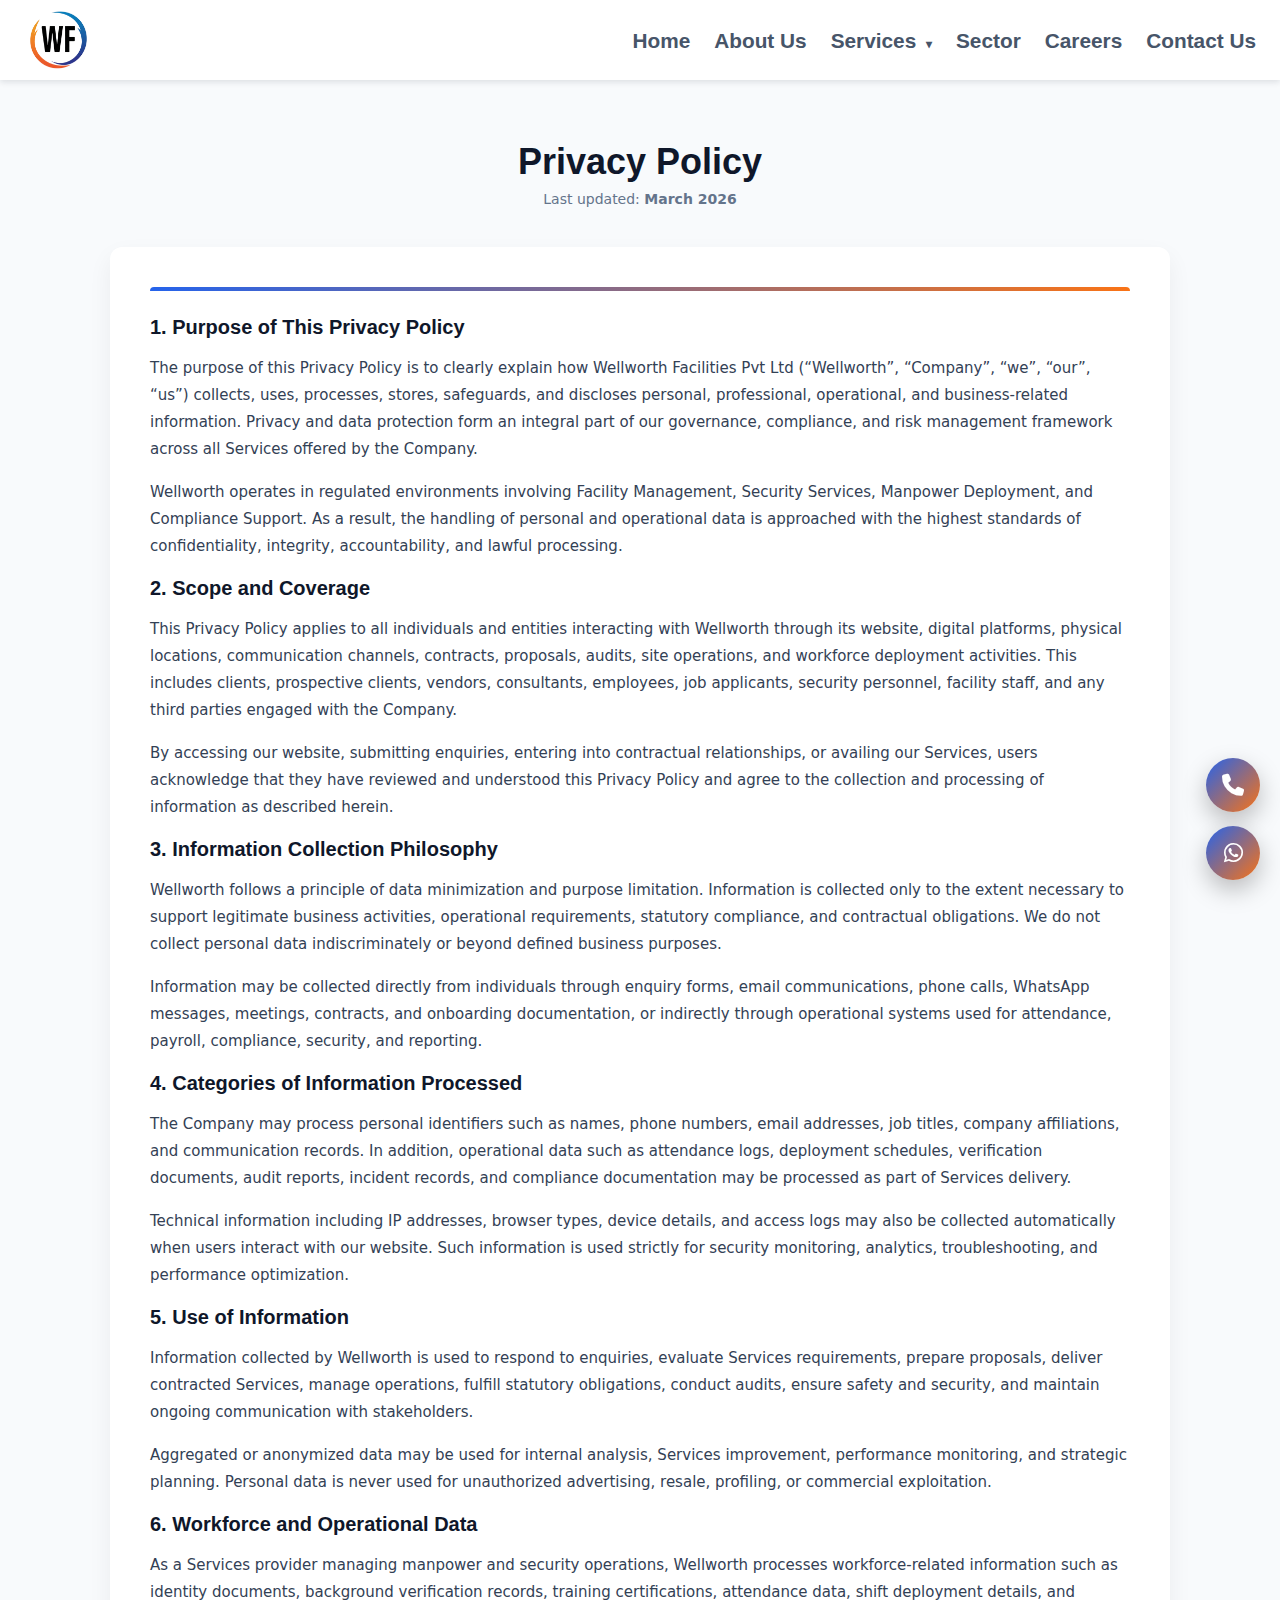
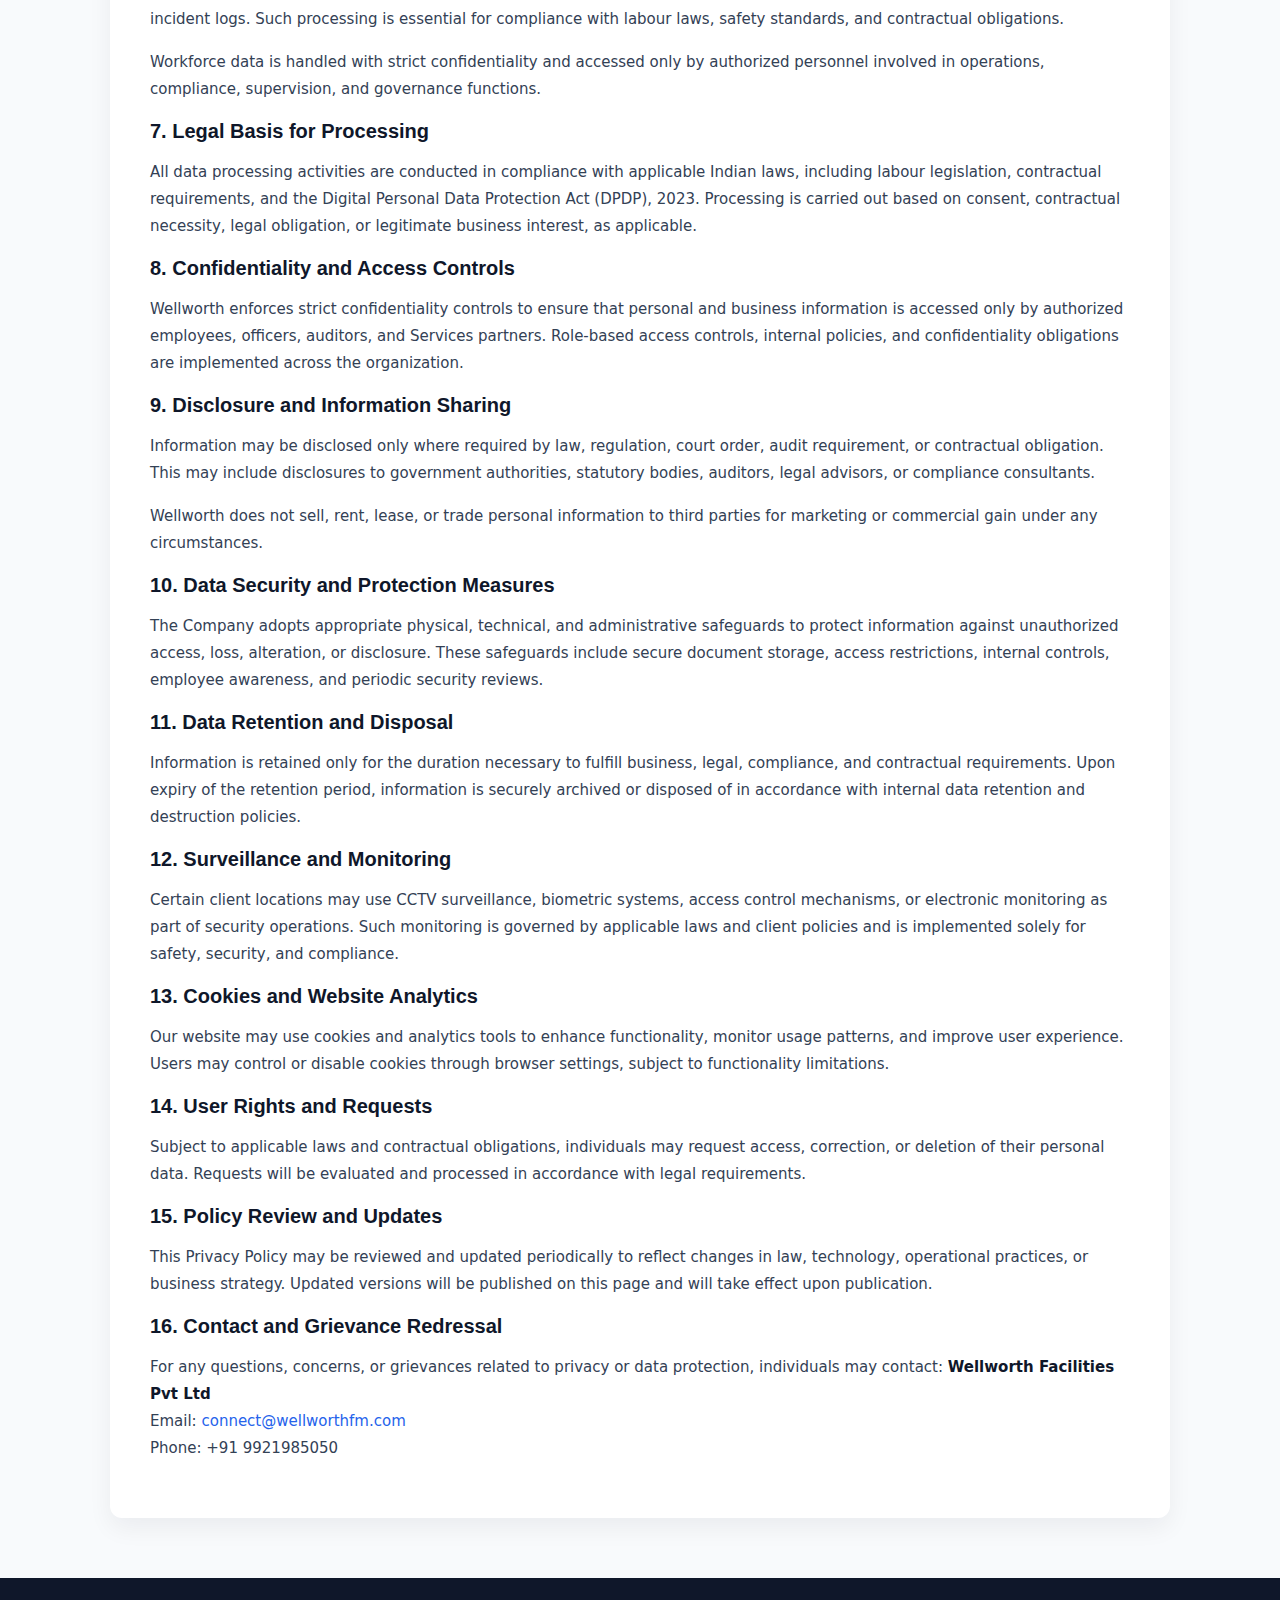
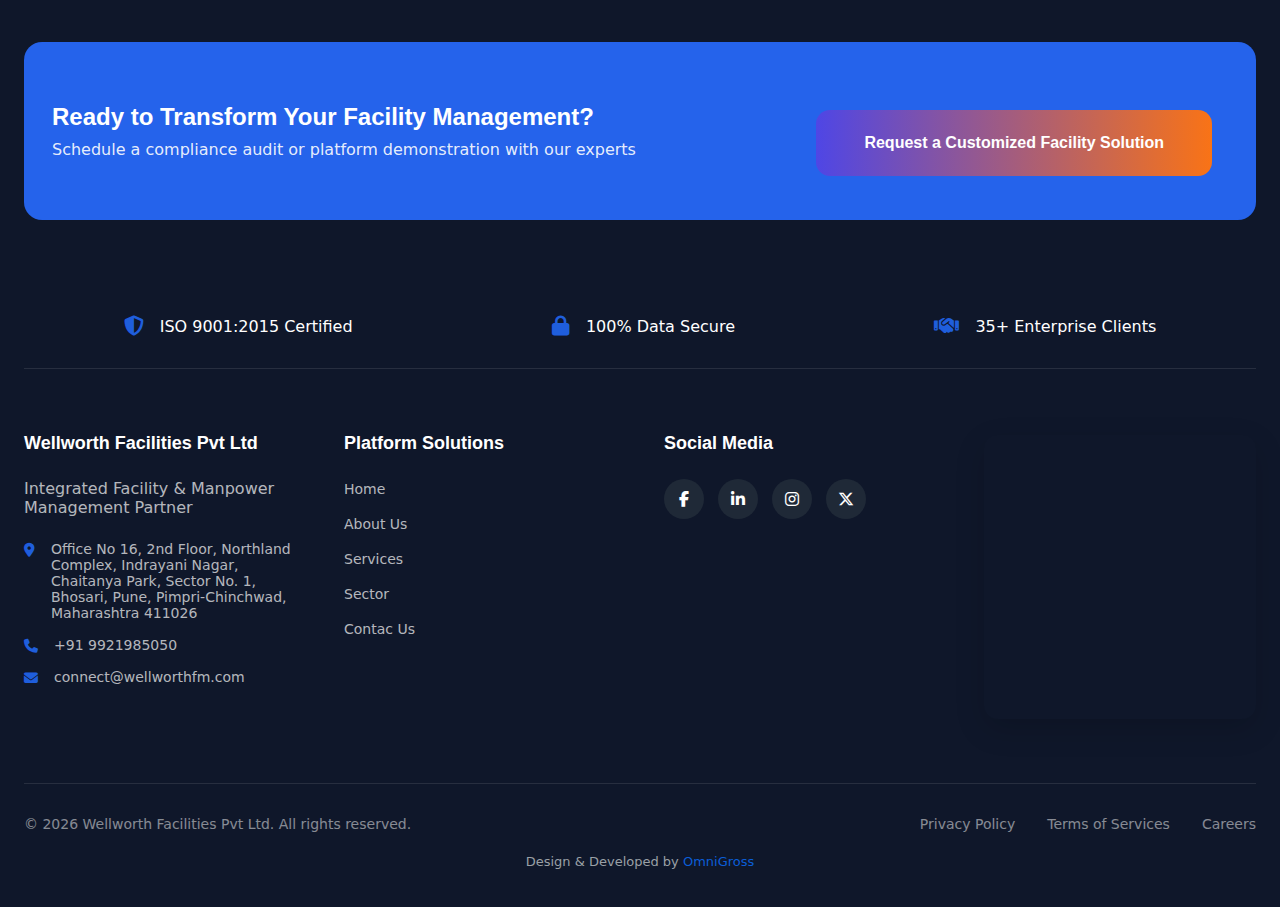
<file: privacy-policy.html>
<!DOCTYPE html>
<html lang="en">
<head>
    <meta charset="UTF-8">
    <meta name="viewport" content="width=device-width, initial-scale=1.0">
    <meta name="robots" content="noindex, nofollow">

    

<meta name="robots" content="index, follow">
<meta name="theme-color" content="#0b1c39">
<title>Wellworth | Privacy Policy</title>

<meta name="description" content="Short, clear description of your business, Services, or platform. Keep it under 160 characters for best SEO.">

<meta name="keywords" content="workforce management, compliance platform, staffing solutions, HR technology, managed workforce">
<meta name="author" content="Your Company Name">
<title>Your Website Name | Short Tagline</title>

<meta name="description" content="Short, clear description of your business, Services, or platform. Keep it under 160 characters for best SEO.">

<meta name="keywords" content="workforce management, compliance platform, staffing solutions, HR technology, managed workforce">
<meta name="author" content="Your Company Name">


<meta property="og:type" content="website">
<meta property="og:title" content="Your Website Name">
<meta property="og:description" content="Short description that appears when your site is shared.">
<meta property="og:url" content="https://www.yoursite.com">
<meta property="og:image" content="https://www.yoursite.com/assets/images/og-image.jpg">


<link rel="apple-touch-icon" sizes="180x180" href="favicon/apple-touch-icon.png">
<link rel="icon" type="image/png" sizes="32x32" href="faviconfavicon-32x32.png">
<link rel="icon" type="image/png" sizes="16x16" href="favicon/favicon-16x16.png">
<link rel="manifest" href="/site.webmanifest">




    <title>Wellworth Facilities | Integrated Facility & Manpower Management</title>
    <link rel="stylesheet" href="styles.css">
    <link rel="stylesheet" href="https://cdnjs.cloudflare.com/ajax/libs/font-awesome/6.4.0/css/all.min.css">
    <link rel="preconnect" href="https://fonts.googleapis.com">
    <link rel="preconnect" href="https://fonts.gstatic.com" crossorigin>
   <link rel="preconnect" href="https://fonts.googleapis.com">
<link rel="preconnect" href="https://fonts.gstatic.com" crossorigin>

<link href="https://fonts.googleapis.com/css2?family=Manrope:wght@600;700;800&family=Plus+Jakarta+Sans:wght@400;500;600&display=swap" rel="stylesheet">

    <link
  rel="stylesheet"
  href="https://cdnjs.cloudflare.com/ajax/libs/font-awesome/6.5.1/css/all.min.css"
/>

</head>
<body>
    <!-- Header -->
    <header class="header">
        <div class="container">
            <div class="header-content">
                <div class="logo">
  <a href="index.html">
    <img 
      src="assets/logo.png"
      alt="Wellworth Facilities Pvt Ltd Logo"
      class="logo-img"
    />
  </a>
</div>

                
                <nav class="main-nav">
    <span class="nav-indicator"></span>
    <a href="index.html" class="nav-link">Home</a>
    <a href="#" class="nav-link ">About Us</a>
    <div class="nav-dropdown">
    <a href="service.html" class="nav-link dropdown-toggle">
      Services <span class="arrow">▾</span>
    </a>

    <div class="dropdown-menu">
      <a href="service-manpower.html">Manpower Services</a>
      <a href="service-facility-management.html">Facility Management Services</a>
      <a href="service-security.html">Security Services</a>
    </div>
  </div>
    <a href="sector.html" class="nav-link">Sector</a>
      <a href="careers.html" class="nav-link">Careers</a>
    <a href="contact.html" class="nav-link">Contact Us</a>
    <!-- <a href="#" class="nav-link">Clients</a> -->
</nav>

                
                <!-- <div class="header-actions">
                    <button class="btn btn-secondary btn-small">Client Login</button>
                    <button class="btn btn-primary btn-small">Request Audit</button>
                </div> -->
                
                <button class="mobile-menu-btn">
                    <i class="fas fa-bars"></i>
                </button>
            </div>
        </div>

    </header>


<section class="section bg-light">
  <div class="container">

    <div class="section-header">
      <h1>Privacy Policy</h1>
      <p>Last updated: <strong>March 2026</strong></p>
    </div>

    <div class="content-area legal-content">

  <h4>1. Purpose of This Privacy Policy</h4>
  <p>
    The purpose of this Privacy Policy is to clearly explain how Wellworth
    Facilities Pvt Ltd (“Wellworth”, “Company”, “we”, “our”, “us”) collects,
    uses, processes, stores, safeguards, and discloses personal, professional,
    operational, and business-related information. Privacy and data protection
    form an integral part of our governance, compliance, and risk management
    framework across all Services offered by the Company.
  </p>

  <p>
    Wellworth operates in regulated environments involving Facility Management,
    Security Services, Manpower Deployment, and Compliance Support. As a result,
    the handling of personal and operational data is approached with the highest
    standards of confidentiality, integrity, accountability, and lawful
    processing.
  </p>

  <h4>2. Scope and Coverage</h4>
  <p>
    This Privacy Policy applies to all individuals and entities interacting with
    Wellworth through its website, digital platforms, physical locations,
    communication channels, contracts, proposals, audits, site operations, and
    workforce deployment activities. This includes clients, prospective clients,
    vendors, consultants, employees, job applicants, security personnel,
    facility staff, and any third parties engaged with the Company.
  </p>

  <p>
    By accessing our website, submitting enquiries, entering into contractual
    relationships, or availing our Services, users acknowledge that they have
    reviewed and understood this Privacy Policy and agree to the collection and
    processing of information as described herein.
  </p>

  <h4>3. Information Collection Philosophy</h4>
  <p>
    Wellworth follows a principle of data minimization and purpose limitation.
    Information is collected only to the extent necessary to support legitimate
    business activities, operational requirements, statutory compliance, and
    contractual obligations. We do not collect personal data indiscriminately
    or beyond defined business purposes.
  </p>

  <p>
    Information may be collected directly from individuals through enquiry
    forms, email communications, phone calls, WhatsApp messages, meetings,
    contracts, and onboarding documentation, or indirectly through operational
    systems used for attendance, payroll, compliance, security, and reporting.
  </p>

  <h4>4. Categories of Information Processed</h4>
  <p>
    The Company may process personal identifiers such as names, phone numbers,
    email addresses, job titles, company affiliations, and communication records.
    In addition, operational data such as attendance logs, deployment schedules,
    verification documents, audit reports, incident records, and compliance
    documentation may be processed as part of Services delivery.
  </p>

  <p>
    Technical information including IP addresses, browser types, device details,
    and access logs may also be collected automatically when users interact with
    our website. Such information is used strictly for security monitoring,
    analytics, troubleshooting, and performance optimization.
  </p>

  <h4>5. Use of Information</h4>
  <p>
    Information collected by Wellworth is used to respond to enquiries, evaluate
    Services requirements, prepare proposals, deliver contracted Services, manage
    operations, fulfill statutory obligations, conduct audits, ensure safety and
    security, and maintain ongoing communication with stakeholders.
  </p>

  <p>
    Aggregated or anonymized data may be used for internal analysis, Services
    improvement, performance monitoring, and strategic planning. Personal data
    is never used for unauthorized advertising, resale, profiling, or
    commercial exploitation.
  </p>

  <h4>6. Workforce and Operational Data</h4>
  <p>
    As a Services provider managing manpower and security operations, Wellworth
    processes workforce-related information such as identity documents,
    background verification records, training certifications, attendance data,
    shift deployment details, and incident logs. Such processing is essential
    for compliance with labour laws, safety standards, and contractual
    obligations.
  </p>

  <p>
    Workforce data is handled with strict confidentiality and accessed only by
    authorized personnel involved in operations, compliance, supervision, and
    governance functions.
  </p>

  <h4>7. Legal Basis for Processing</h4>
  <p>
    All data processing activities are conducted in compliance with applicable
    Indian laws, including labour legislation, contractual requirements, and
    the Digital Personal Data Protection Act (DPDP), 2023. Processing is carried
    out based on consent, contractual necessity, legal obligation, or legitimate
    business interest, as applicable.
  </p>

  <h4>8. Confidentiality and Access Controls</h4>
  <p>
    Wellworth enforces strict confidentiality controls to ensure that personal
    and business information is accessed only by authorized employees, officers,
    auditors, and Services partners. Role-based access controls, internal policies,
    and confidentiality obligations are implemented across the organization.
  </p>

  <h4>9. Disclosure and Information Sharing</h4>
  <p>
    Information may be disclosed only where required by law, regulation, court
    order, audit requirement, or contractual obligation. This may include
    disclosures to government authorities, statutory bodies, auditors, legal
    advisors, or compliance consultants.
  </p>

  <p>
    Wellworth does not sell, rent, lease, or trade personal information to third
    parties for marketing or commercial gain under any circumstances.
  </p>

  <h4>10. Data Security and Protection Measures</h4>
  <p>
    The Company adopts appropriate physical, technical, and administrative
    safeguards to protect information against unauthorized access, loss,
    alteration, or disclosure. These safeguards include secure document storage,
    access restrictions, internal controls, employee awareness, and periodic
    security reviews.
  </p>

  <h4>11. Data Retention and Disposal</h4>
  <p>
    Information is retained only for the duration necessary to fulfill business,
    legal, compliance, and contractual requirements. Upon expiry of the
    retention period, information is securely archived or disposed of in
    accordance with internal data retention and destruction policies.
  </p>

  <h4>12. Surveillance and Monitoring</h4>
  <p>
    Certain client locations may use CCTV surveillance, biometric systems,
    access control mechanisms, or electronic monitoring as part of security
    operations. Such monitoring is governed by applicable laws and client
    policies and is implemented solely for safety, security, and compliance.
  </p>

  <h4>13. Cookies and Website Analytics</h4>
  <p>
    Our website may use cookies and analytics tools to enhance functionality,
    monitor usage patterns, and improve user experience. Users may control or
    disable cookies through browser settings, subject to functionality
    limitations.
  </p>

  <h4>14. User Rights and Requests</h4>
  <p>
    Subject to applicable laws and contractual obligations, individuals may
    request access, correction, or deletion of their personal data. Requests
    will be evaluated and processed in accordance with legal requirements.
  </p>

  <h4>15. Policy Review and Updates</h4>
  <p>
    This Privacy Policy may be reviewed and updated periodically to reflect
    changes in law, technology, operational practices, or business strategy.
    Updated versions will be published on this page and will take effect upon
    publication.
  </p>

  <h4>16. Contact and Grievance Redressal</h4>
  <p>
    For any questions, concerns, or grievances related to privacy or data
    protection, individuals may contact:
     <strong>Wellworth Facilities Pvt Ltd</strong><br>
        Email: <a href="mailto:connect@wellworthfm.com">
        connect@wellworthfm.com</a><br>
        Phone: +91 9921985050
  </p>

</div>



  </div>
</section>


    <!-- Floating Call & WhatsApp -->
<div class="floating-contact">

  <!-- Call -->
  <a href="tel:+919921985050" class="floating-btn call-btn" aria-label="Call Us">
    <i class="fas fa-phone"></i>
  </a>

  <!-- WhatsApp -->
 <a
  href="https://wa.me/919921985050?text=Hello%20Wellworth%20Team,%20I%20would%20like%20to%20connect%20with%20you%20regarding%20your%20Services."
  target="_blank"
  class="floating-btn whatsapp-btn"
  aria-label="WhatsApp"
>
  <i class="fab fa-whatsapp"></i>
</a>


</div>

       <!-- Final Conversion Footer -->
    <footer class="footer">
        <div class="container">
            <div class="conversion-bar">
  <div class="conversion-content">
    <h3>Ready to Transform Your Facility Management?</h3>
    <p>Schedule a compliance audit or platform demonstration with our experts</p>
  </div>

  <div class="conversion-actions">
   <button class="btn btn-secondary btn-large openAuditForm">
    Request a Customized Facility Solution
</button>

    <!-- <a href="https://wa.me/919921985050?text=Hello%20Wellworth%20Team,%20I%20would%20like%20to%20book%20a%20platform%20demo."
        target="_blank">
    <button class="btn btn-secondary btn-large">
    Book Platform Demo
    </button>
</a> -->
  </div>
</div>

            
            <div class="trust-bar">
                <div class="trust-item">
                    <i class="fas fa-shield-alt"></i>
                    <span>ISO 9001:2015 Certified</span>
                </div>
                <div class="trust-item">
                    <i class="fas fa-lock"></i>
                    <span>100% Data Secure</span>
                </div>
                <!-- <div class="trust-item">
                    <i class="fas fa-award"></i>
                    <span>Industry Awards 2023</span>
                </div> -->
                <div class="trust-item">
                    <i class="fas fa-handshake"></i>
                    <span>35+ Enterprise Clients</span>
                </div>
            </div>
            
            <div class="footer-grid">
                <div class="footer-col">
                    <h4>Wellworth Facilities Pvt Ltd</h4>
                    <p class="footer-text">Integrated Facility & Manpower Management Partner</p>
                    <div class="contact-info">
                        <div class="contact-item">
                            <i class="fas fa-map-marker-alt"></i>
                           <span>Office No 16, 2nd Floor, Northland Complex, Indrayani Nagar, Chaitanya Park, Sector No. 1, Bhosari, Pune, Pimpri-Chinchwad, Maharashtra 411026</span>
                        </div>
                        <div class="contact-item">
                            <i class="fas fa-phone"></i>
                           <span>+91 9921985050</span>
                        </div>
                        <div class="contact-item">
                            <i class="fas fa-envelope"></i>
                            <span>connect@wellworthfm.com</span>
                        </div>
                    </div>
                </div>
                
                <div class="footer-col">
                    <h4>Platform Solutions</h4>
                    <ul class="footer-links">
                        <li><a href="index.html">Home</a></li>
                        <li><a href="about.html">About Us</a></li>
                        <li><a href="service.html">Services</a></li>
                        <li><a href="sector.html">Sector</a></li>
                        <li><a href="contact.html">Contac Us</a></li>
                    </ul>
                </div>
                
                <div class="footer-col">
  <h4>Social Media</h4>

 <div class="footer-social-links">
    <a href="#" target="_blank" aria-label="Facebook">
      <i class="fab fa-facebook-f"></i>
    </a>

    <a href="#" target="_blank" aria-label="LinkedIn">
      <i class="fab fa-linkedin-in"></i>
    </a>

    <a href="#" target="_blank" aria-label="Instagram">
      <i class="fab fa-instagram"></i>
    </a>

    <a href="#" target="_blank" aria-label="Twitter">
      <i class="fab fa-x-twitter"></i>
    </a>
  </div>
</div>
                <div class="footer-map">
  <iframe
    src="https://www.google.com/maps/embed?pb=!1m18!1m12!1m3!1d3780.602147197496!2d73.8455136!3d18.6369563!2m3!1f0!2f0!3f0!3m2!1i1024!2i768!4f13.1!3m3!1m2!1s0x3bc2c73e5fd4ce67%3A0xbbe75f93ebb64552!2sWellworth%20Facilities%20Pvt.%20Ltd.!5e0!3m2!1sen!2sin!4v1769697268291"
    loading="lazy"
    referrerpolicy="no-referrer-when-downgrade"
    allowfullscreen>
  </iframe>
</div>
<!--                 
                <div class="footer-col">
                    <h4>Contact Placeholders</h4>
                    <div class="contact-placeholders">
                        <div class="contact-placeholder">
                            <div class="placeholder-label">Regional Office – Delhi NCR</div>
                            <div class="placeholder-text">+91 11 2345 6789</div>
                        </div>
                        <div class="contact-placeholder">
                            <div class="placeholder-label">Regional Office – Bangalore</div>
                            <div class="placeholder-text">+91 80 3456 7890</div>
                        </div>
                        <div class="contact-placeholder">
                            <div class="placeholder-label">Compliance Helpline</div>
                            <div class="placeholder-text">1800 123 4567 (Toll-Free)</div>
                        </div>
                    </div>
                </div> -->
            </div>
            
            <div class="footer-bottom">
                <div class="copyright">
                    © 2026 Wellworth Facilities Pvt Ltd. All rights reserved.
                </div>
                <div class="footer-links-bottom">
                    <a href="privacy-policy.html">Privacy Policy</a>
                    <a href="terms-of-Service.html">Terms of Services</a>
                    <a href="careers.html">Careers</a>
                    <!-- <a href="#">Whistleblower Policy</a> -->
                </div>
            </div>
           <span class="footer-credit">
    Design &amp; Developed by <a href="https://omnigross.in/" class="credit-link">OmniGross</a>
</span>
<br>
<br>


        </div>
    </footer>

    <script src="main.js"></script>
</body>
</html>
</file>
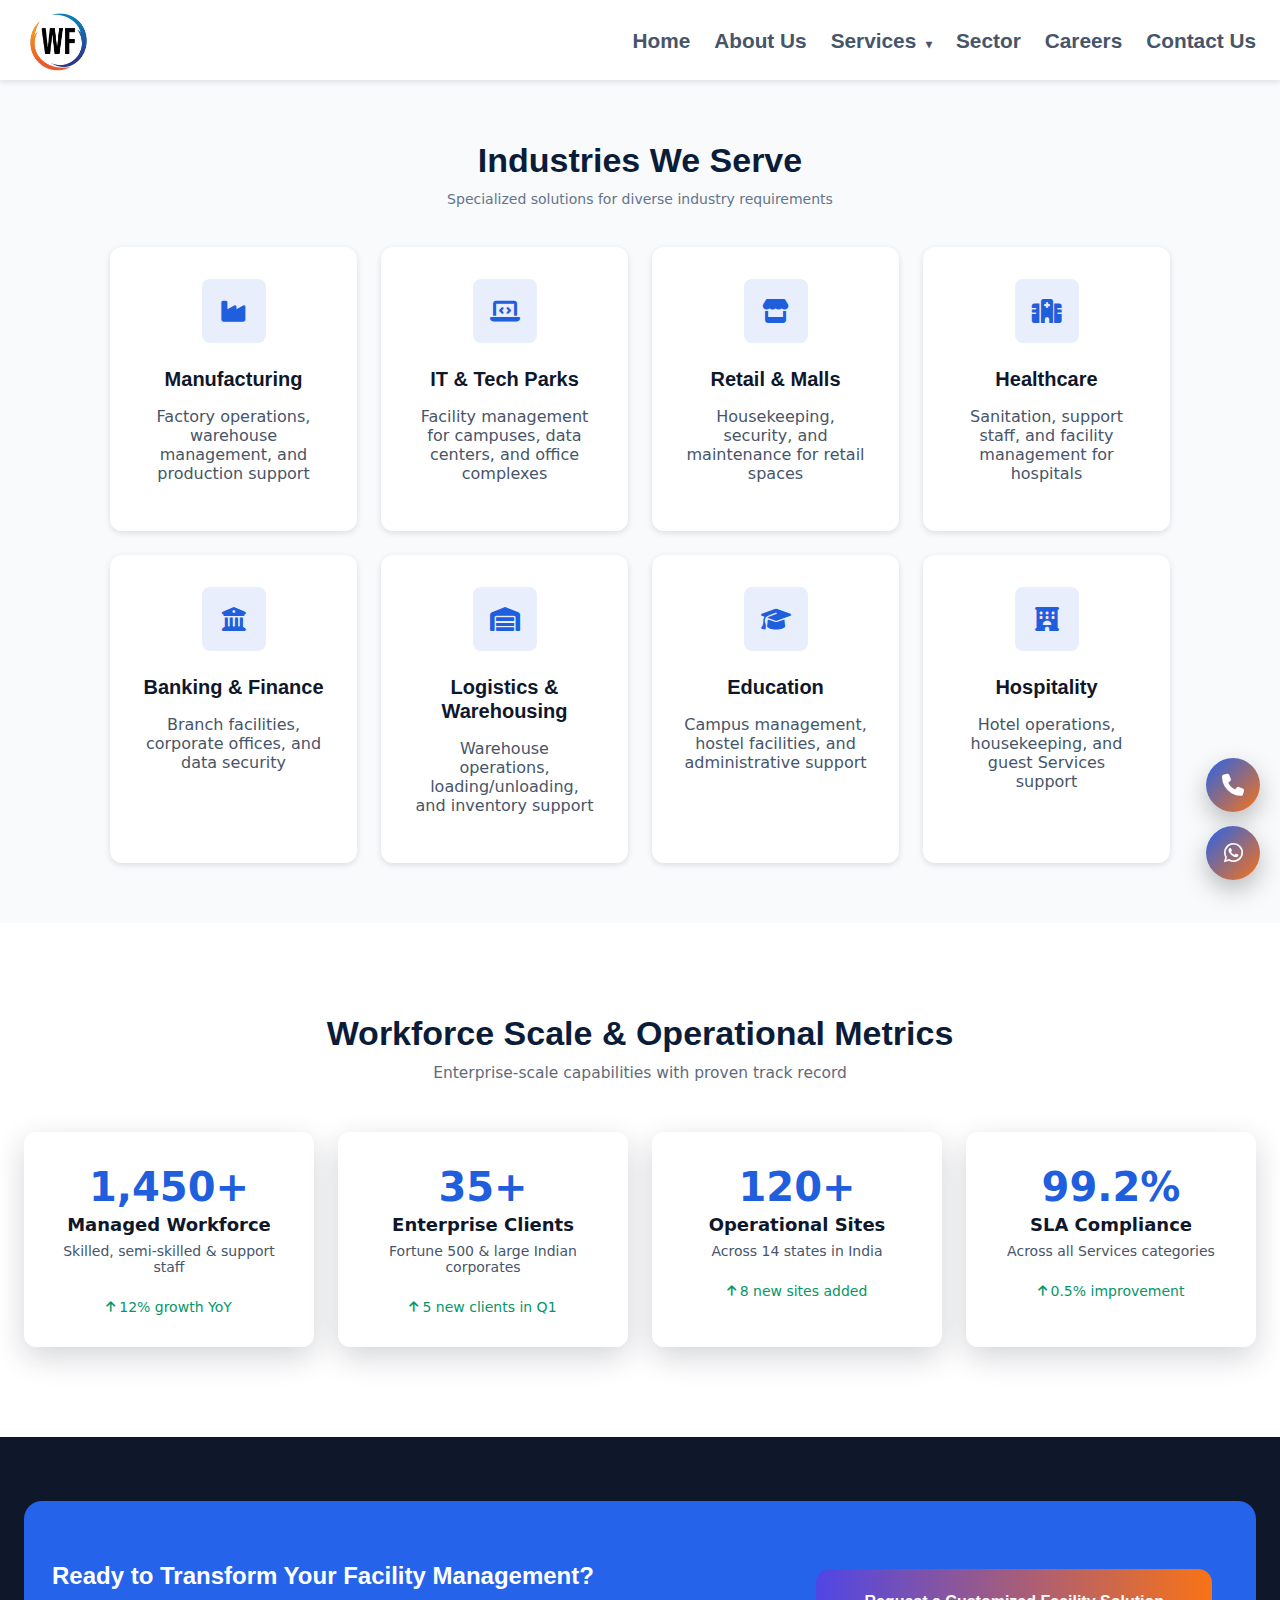
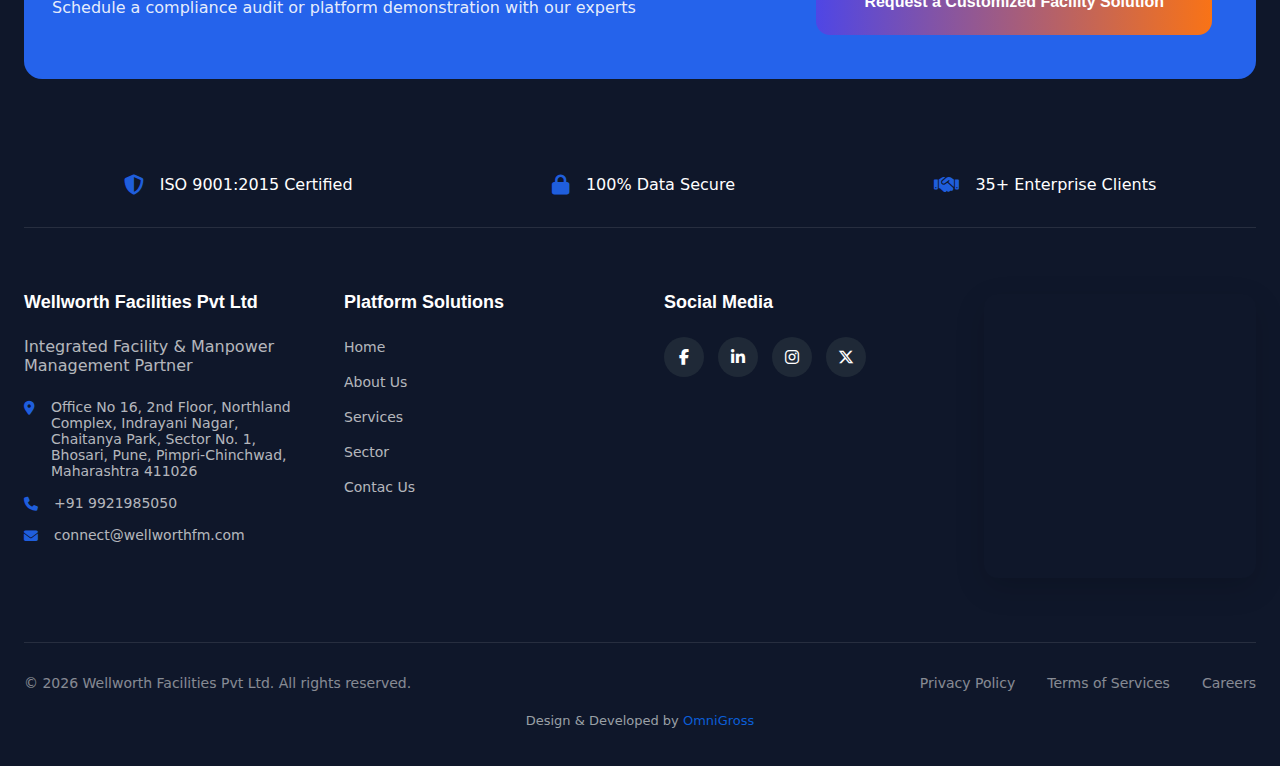
<file: sector.html>
<!DOCTYPE html>
<html lang="en">
<head>
    <meta charset="UTF-8">
    <meta name="viewport" content="width=device-width, initial-scale=1.0">
    <meta name="robots" content="noindex, nofollow">

    

<meta name="robots" content="index, follow">
<meta name="theme-color" content="#0b1c39">
<title>Wellworth | Sector</title>

<meta name="description" content="Short, clear description of your business, Services, or platform. Keep it under 160 characters for best SEO.">

<meta name="keywords" content="workforce management, compliance platform, staffing solutions, HR technology, managed workforce">
<meta name="author" content="Your Company Name">
<title>Wellworth | Sector</title>

<meta name="description" content="Short, clear description of your business, Services, or platform. Keep it under 160 characters for best SEO.">

<meta name="keywords" content="workforce management, compliance platform, staffing solutions, HR technology, managed workforce">
<meta name="author" content="Your Company Name">


<meta property="og:type" content="website">
<meta property="og:title" content="Your Website Name">
<meta property="og:description" content="Short description that appears when your site is shared.">
<meta property="og:url" content="https://www.yoursite.com">
<meta property="og:image" content="https://www.yoursite.com/assets/images/og-image.jpg">


<link rel="apple-touch-icon" sizes="180x180" href="favicon/apple-touch-icon.png">
<link rel="icon" type="image/png" sizes="32x32" href="faviconfavicon-32x32.png">
<link rel="icon" type="image/png" sizes="16x16" href="favicon/favicon-16x16.png">
<link rel="manifest" href="/site.webmanifest">




    <title>Wellworth Facilities | Integrated Facility & Manpower Management</title>
    <link rel="stylesheet" href="styles.css">
    <link rel="stylesheet" href="https://cdnjs.cloudflare.com/ajax/libs/font-awesome/6.4.0/css/all.min.css">
    <link rel="preconnect" href="https://fonts.googleapis.com">
    <link rel="preconnect" href="https://fonts.gstatic.com" crossorigin>
   <link rel="preconnect" href="https://fonts.googleapis.com">
<link rel="preconnect" href="https://fonts.gstatic.com" crossorigin>

<link href="https://fonts.googleapis.com/css2?family=Manrope:wght@600;700;800&family=Plus+Jakarta+Sans:wght@400;500;600&display=swap" rel="stylesheet">

    <link
  rel="stylesheet"
  href="https://cdnjs.cloudflare.com/ajax/libs/font-awesome/6.5.1/css/all.min.css"
/>

</head>
<body>
    <!-- Header -->
    <header class="header">
        <div class="container">
            <div class="header-content">
                <div class="logo">
                    <img src="assets/logo.png"
         alt="Wellworth Facilities Pvt Ltd Logo"
         class="logo-img" />

                    
                </div>
                
                <nav class="main-nav">
    <span class="nav-indicator"></span>
    <a href="index.html" class="nav-link">Home</a>
    <a href="about.html" class="nav-link ">About Us</a>
    <div class="nav-dropdown">
    <a href="service.html" class="nav-link dropdown-toggle">
      Services <span class="arrow">▾</span>
    </a>

    <div class="dropdown-menu">
      <a href="service-manpower.html">Manpower Services</a>
      <a href="service-facility-management.html">Facility Management Services</a>
      <a href="service-security.html">Security Services</a>
    </div>
  </div>
    <a href="sector.html" class="nav-link">Sector</a>
      <a href="careers.html" class="nav-link">Careers</a>
    <a href="contact.html" class="nav-link">Contact Us</a>
    <!-- <a href="#" class="nav-link">Clients</a> -->
</nav>

                
                <!-- <div class="header-actions">
                    <button class="btn btn-secondary btn-small">Client Login</button>
                    <button class="btn btn-primary btn-small">Request Audit</button>
                </div> -->
                
                <button class="mobile-menu-btn">
                    <i class="fas fa-bars"></i>
                </button>
            </div>
        </div>

    </header>


    <!-- Industries We Serve -->
    <section class="section bg-light">
        <div class="container">
            <div class="section-header">
                <h2>Industries We Serve</h2>
                <p>Specialized solutions for diverse industry requirements</p>
            </div>
            
            <div class="grid-12">
                <div class="col-3">
                    <div class="industry-card">
                        <div class="industry-icon">
                            <i class="fas fa-industry"></i>
                        </div>
                        <h4>Manufacturing</h4>
                        <p>Factory operations, warehouse management, and production support</p>
                    </div>
                </div>
                
                <div class="col-3">
                    <div class="industry-card">
                        <div class="industry-icon">
                            <i class="fas fa-laptop-code"></i>
                        </div>
                        <h4>IT & Tech Parks</h4>
                        <p>Facility management for campuses, data centers, and office complexes</p>
                    </div>
                </div>
                
                <div class="col-3">
                    <div class="industry-card">
                        <div class="industry-icon">
                           <i class="fas fa-store"></i>
                        </div>
                        <h4>Retail & Malls</h4>
                        <p>Housekeeping, security, and maintenance for retail spaces</p>
                    </div>
                </div>
                
                <div class="col-3">
                    <div class="industry-card">
                        <div class="industry-icon">
                            <i class="fas fa-hospital"></i>
                        </div>
                        <h4>Healthcare</h4>
                        <p>Sanitation, support staff, and facility management for hospitals</p>
                    </div>
                </div>
            </div>
            
            <div class="grid-12 mt-3">
                <div class="col-3">
                    <div class="industry-card">
                        <div class="industry-icon">
                            <i class="fas fa-university"></i>
                        </div>
                        <h4>Banking & Finance</h4>
                        <p>Branch facilities, corporate offices, and data security</p>
                    </div>
                </div>
                
                <div class="col-3">
                    <div class="industry-card">
                        <div class="industry-icon">
                            <i class="fas fa-warehouse"></i>
                        </div>
                        <h4>Logistics & Warehousing</h4>
                        <p>Warehouse operations, loading/unloading, and inventory support</p>
                    </div>
                </div>
                
                <div class="col-3">
                    <div class="industry-card">
                        <div class="industry-icon">
                            <i class="fas fa-graduation-cap"></i>
                        </div>
                        <h4>Education</h4>
                        <p>Campus management, hostel facilities, and administrative support</p>
                    </div>
                </div>
                
                <div class="col-3">
                    <div class="industry-card">
                        <div class="industry-icon">
                            <i class="fas fa-hotel"></i>
                        </div>
                        <h4>Hospitality</h4>
                        <p>Hotel operations, housekeeping, and guest Services support</p>
                    </div>
                </div>
            </div>
        </div>
    </section>

    <!-- Workforce Scale & Metrics -->
    <section class="section">
        <div class="container">
            <div class="section-header">
                <h2>Workforce Scale & Operational Metrics</h2>
                <p>Enterprise-scale capabilities with proven track record</p>
            </div>
            
            <div class="grid-12">
                <div class="col-3">
                    <div class="scale-card">
                        <div class="scale-value">1,450+</div>
                        <div class="scale-label">Managed Workforce</div>
                        <div class="scale-detail">Skilled, semi-skilled & support staff</div>
                        <div class="scale-trend positive">
                            <i class="fas fa-arrow-up"></i>
                            <span>12% growth YoY</span>
                        </div>
                    </div>
                </div>
                
                <div class="col-3">
                    <div class="scale-card">
                        <div class="scale-value">35+</div>
                        <div class="scale-label">Enterprise Clients</div>
                        <div class="scale-detail">Fortune 500 & large Indian corporates</div>
                        <div class="scale-trend positive">
                            <i class="fas fa-arrow-up"></i>
                            <span>5 new clients in Q1</span>
                        </div>
                    </div>
                </div>
                
                <div class="col-3">
                    <div class="scale-card">
                        <div class="scale-value">120+</div>
                        <div class="scale-label">Operational Sites</div>
                        <div class="scale-detail">Across 14 states in India</div>
                        <div class="scale-trend positive">
                            <i class="fas fa-arrow-up"></i>
                            <span>8 new sites added</span>
                        </div>
                    </div>
                </div>
                
                <div class="col-3">
                    <div class="scale-card">
                        <div class="scale-value">99.2%</div>
                        <div class="scale-label">SLA Compliance</div>
                        <div class="scale-detail">Across all Services categories</div>
                        <div class="scale-trend positive">
                            <i class="fas fa-arrow-up"></i>
                            <span>0.5% improvement</span>
                        </div>
                    </div>
                </div>
            </div>
        </div>
    </section>

    
    <!-- Floating Call & WhatsApp -->
<div class="floating-contact">

  <!-- Call -->
  <a href="tel:+919921985050" class="floating-btn call-btn" aria-label="Call Us">
    <i class="fas fa-phone"></i>
  </a>

  <!-- WhatsApp -->
 <a
  href="https://wa.me/919921985050?text=Hello%20Wellworth%20Team,%20I%20would%20like%20to%20connect%20with%20you%20regarding%20your%20Services."
  target="_blank"
  class="floating-btn whatsapp-btn"
  aria-label="WhatsApp"
>
  <i class="fab fa-whatsapp"></i>
</a>


</div>

<!-- POPUP MODAL -->
<div class="modal-overlay" id="modalOverlay">
    <div class="modal-box">
        <button class="modal-close" id="closeModal">&times;</button>

        <h3 id="modalTitle">Request a Customized Facility Solution</h3>
        <p class="modal-subtitle">
           Get a site-specific, compliance-ready facility proposal
Tailored manpower, facility & security Services aligned to your operational needs.
        </p>

        <form class="popup-form" id="popupForm" action="send-mail.php" method="POST">

    <input type="hidden" name="form_type" value="Compliance Audit">

    <div class="form-group">
        <label>Full Name</label>
        <input type="text" id="fullName" name="fullName" placeholder="Your Name">
        <small class="error-msg"></small>
    </div>

    <div class="form-group">
        <label>Email</label>
        <input type="email" id="email" name="email" placeholder="you@company.com">
        <small class="error-msg"></small>
    </div>

    <div class="form-group">
        <label>Phone</label>
        <input type="tel" id="phone" name="phone" placeholder="+91 XXXXX XXXXX">
            <small class="error-msg"></small>
    </div>

    <div class="form-group">
        <label>Services</label>
       <select id="Services" name="Services">
                <option value="">Select Services</option>
                <option>Manpower Services</option>
                <option>Facility Management Services</option>
                <option>Security Services</option>
                <option>other</option>
            </select>
            <small class="error-msg"></small>
    </div>

    <div class="form-group full-width">
            <label>Your Message</label>
            <textarea id="message" name="message" rows="4"
                      placeholder="Briefly describe your requirement"></textarea>
            <small class="error-msg"></small>
        </div>

    <button type="submit" class="btn btn-primary btn-large w-100">
        Submit Request
    </button>
</form>

    </div>
</div>

<div class="thankyou-overlay" id="thankYouPopup">
  <div class="thankyou-popup">
    <div class="thankyou-icon">✅</div>
    <h2>Thank You!</h2>
    <p>Your request has been submitted successfully.</p>

    <button type="button"
            class="btn btn-primary"
            id="closeThankYouBtn">
      Close
    </button>
  </div>
</div>


    <!-- Final Conversion Footer -->
    <footer class="footer">
        <div class="container">
            <div class="conversion-bar">
  <div class="conversion-content">
    <h3>Ready to Transform Your Facility Management?</h3>
    <p>Schedule a compliance audit or platform demonstration with our experts</p>
  </div>

  <div class="conversion-actions">
   <button class="btn btn-secondary btn-large openAuditForm">
    Request a Customized Facility Solution
</button>

    <!-- <a href="https://wa.me/919921985050?text=Hello%20Wellworth%20Team,%20I%20would%20like%20to%20book%20a%20platform%20demo."
        target="_blank">
    <button class="btn btn-secondary btn-large">
    Book Platform Demo
    </button>
</a> -->
  </div>
</div>

            
            <div class="trust-bar">
                <div class="trust-item">
                    <i class="fas fa-shield-alt"></i>
                    <span>ISO 9001:2015 Certified</span>
                </div>
                <div class="trust-item">
                    <i class="fas fa-lock"></i>
                    <span>100% Data Secure</span>
                </div>
                <!-- <div class="trust-item">
                    <i class="fas fa-award"></i>
                    <span>Industry Awards 2023</span>
                </div> -->
                <div class="trust-item">
                    <i class="fas fa-handshake"></i>
                    <span>35+ Enterprise Clients</span>
                </div>
            </div>
            
            <div class="footer-grid">
                <div class="footer-col">
                    <h4>Wellworth Facilities Pvt Ltd</h4>
                    <p class="footer-text">Integrated Facility & Manpower Management Partner</p>
                    <div class="contact-info">
                        <div class="contact-item">
                            <i class="fas fa-map-marker-alt"></i>
                           <span>Office No 16, 2nd Floor, Northland Complex, Indrayani Nagar, Chaitanya Park, Sector No. 1, Bhosari, Pune, Pimpri-Chinchwad, Maharashtra 411026</span>
                        </div>
                        <div class="contact-item">
                            <i class="fas fa-phone"></i>
                           <span>+91 9921985050</span>
                        </div>
                        <div class="contact-item">
                            <i class="fas fa-envelope"></i>
                            <span>connect@wellworthfm.com</span>
                        </div>
                    </div>
                </div>
                
                <div class="footer-col">
                    <h4>Platform Solutions</h4>
                    <ul class="footer-links">
                        <li><a href="index.html">Home</a></li>
                        <li><a href="about.html">About Us</a></li>
                        <li><a href="service.html">Services</a></li>
                        <li><a href="sector.html">Sector</a></li>
                        <li><a href="contact.html">Contac Us</a></li>
                    </ul>
                </div>
                
                <div class="footer-col">
  <h4>Social Media</h4>

 <div class="footer-social-links">
    <a href="#" target="_blank" aria-label="Facebook">
      <i class="fab fa-facebook-f"></i>
    </a>

    <a href="#" target="_blank" aria-label="LinkedIn">
      <i class="fab fa-linkedin-in"></i>
    </a>

    <a href="#" target="_blank" aria-label="Instagram">
      <i class="fab fa-instagram"></i>
    </a>

    <a href="#" target="_blank" aria-label="Twitter">
      <i class="fab fa-x-twitter"></i>
    </a>
  </div>
</div>

                <div class="footer-map">
  <iframe
    src="https://www.google.com/maps/embed?pb=!1m18!1m12!1m3!1d3780.602147197496!2d73.8455136!3d18.6369563!2m3!1f0!2f0!3f0!3m2!1i1024!2i768!4f13.1!3m3!1m2!1s0x3bc2c73e5fd4ce67%3A0xbbe75f93ebb64552!2sWellworth%20Facilities%20Pvt.%20Ltd.!5e0!3m2!1sen!2sin!4v1769697268291"
    loading="lazy"
    referrerpolicy="no-referrer-when-downgrade"
    allowfullscreen>
  </iframe>
</div>
<!--                 
                <div class="footer-col">
                    <h4>Contact Placeholders</h4>
                    <div class="contact-placeholders">
                        <div class="contact-placeholder">
                            <div class="placeholder-label">Regional Office – Delhi NCR</div>
                            <div class="placeholder-text">+91 11 2345 6789</div>
                        </div>
                        <div class="contact-placeholder">
                            <div class="placeholder-label">Regional Office – Bangalore</div>
                            <div class="placeholder-text">+91 80 3456 7890</div>
                        </div>
                        <div class="contact-placeholder">
                            <div class="placeholder-label">Compliance Helpline</div>
                            <div class="placeholder-text">1800 123 4567 (Toll-Free)</div>
                        </div>
                    </div>
                </div> -->
            </div>
            
            <div class="footer-bottom">
                <div class="copyright">
                    © 2026 Wellworth Facilities Pvt Ltd. All rights reserved.
                </div>
                <div class="footer-links-bottom">
                    <a href="privacy-policy.html">Privacy Policy</a>
                    <a href="terms-of-Service.html">Terms of Services</a>
                    <a href="careers.html">Careers</a>
                    <!-- <a href="#">Whistleblower Policy</a> -->
                </div>
            </div>
           <span class="footer-credit">
    Design &amp; Developed by <a href="https://omnigross.in/" class="credit-link">OmniGross</a>
</span>
<br>
<br>


        </div>
    </footer>

    <script src="main.js"></script>
</body>
</html>
</file>
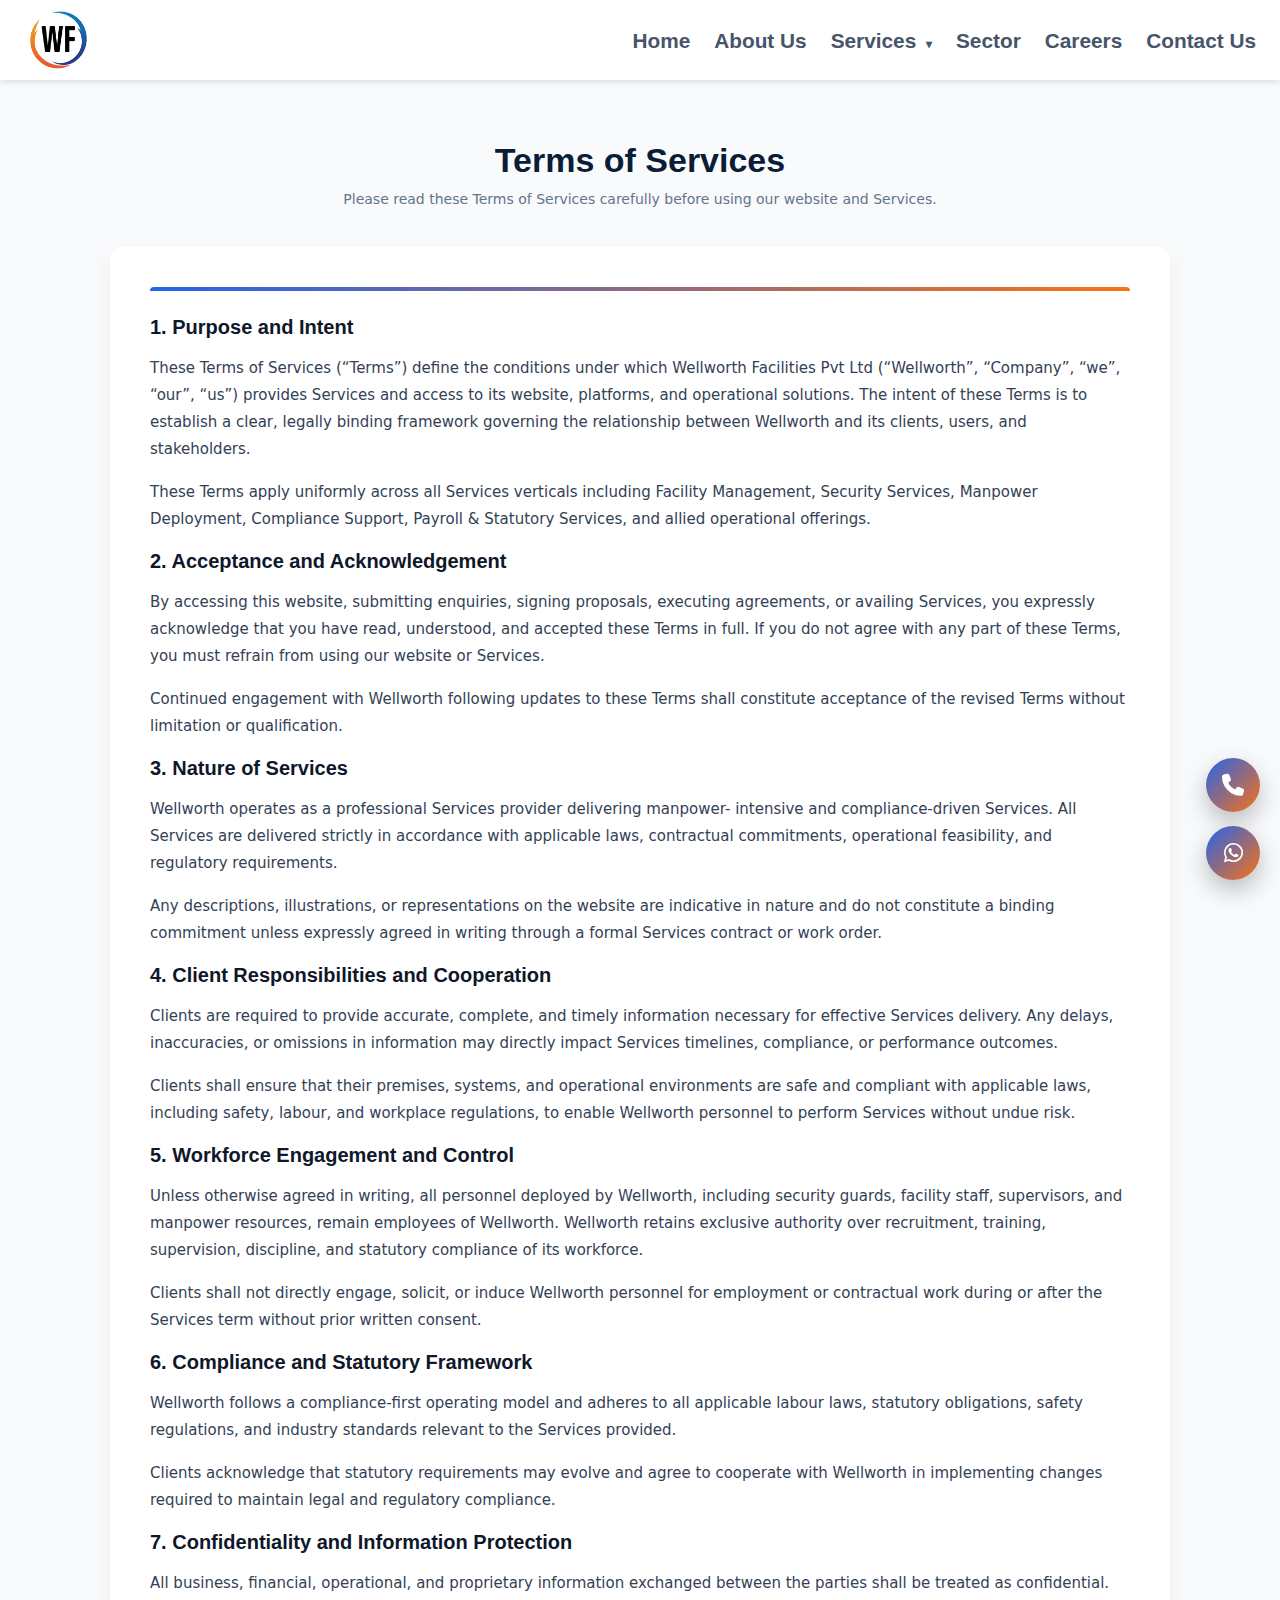
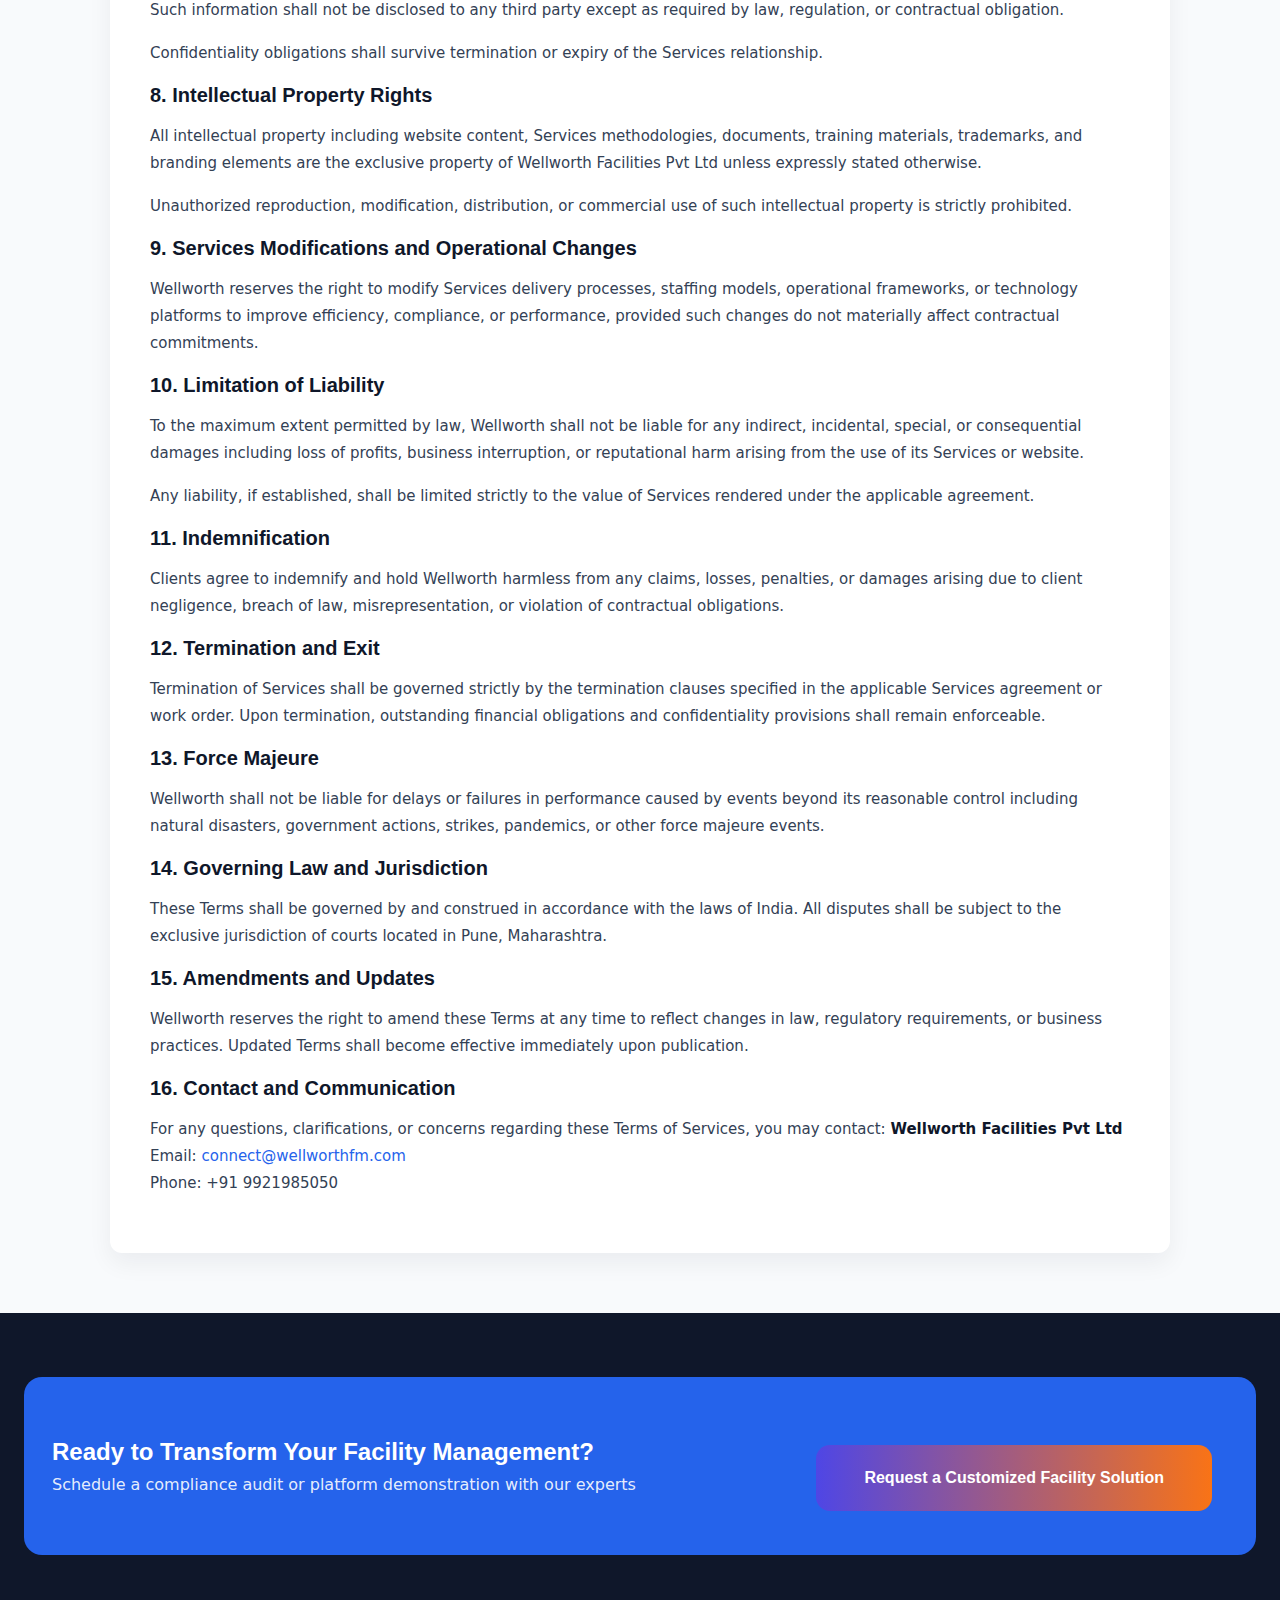
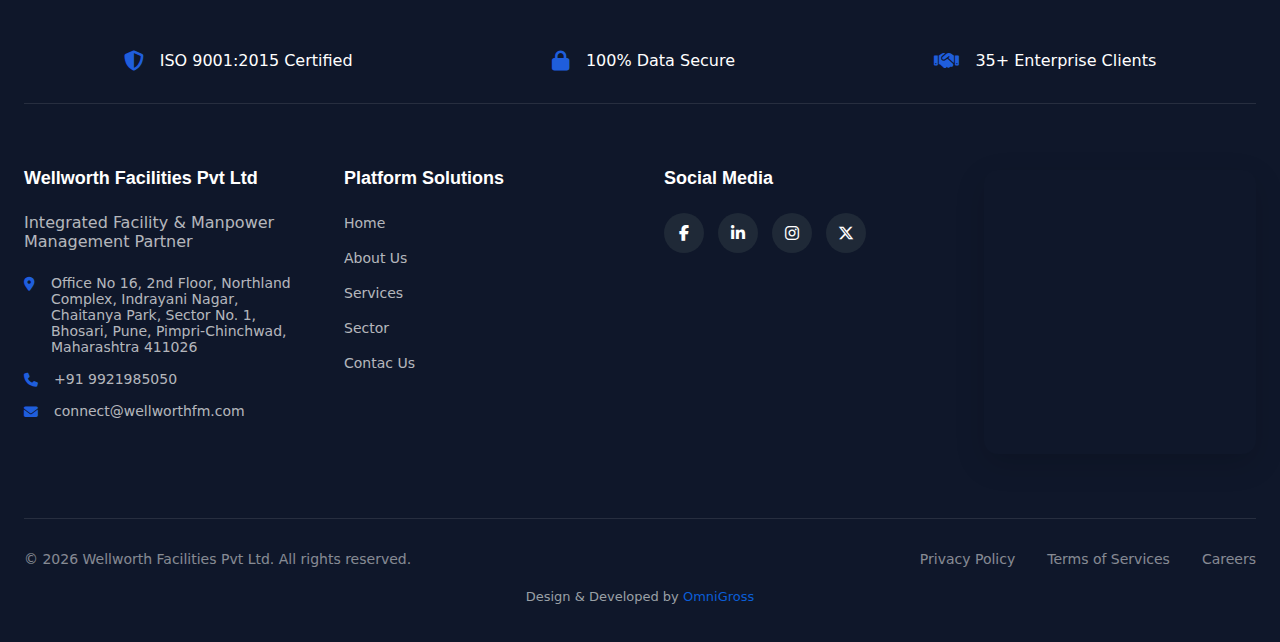
<file: terms-of-service.html>
<!DOCTYPE html>
<html lang="en">
<head>
    <meta charset="UTF-8">
    <meta name="viewport" content="width=device-width, initial-scale=1.0">
    <meta name="robots" content="noindex, nofollow">

    

<meta name="robots" content="index, follow">
<meta name="theme-color" content="#0b1c39">
<title>Wellworth | Terms Of Services</title>

<meta name="description" content="Short, clear description of your business, Services, or platform. Keep it under 160 characters for best SEO.">

<meta name="keywords" content="workforce management, compliance platform, staffing solutions, HR technology, managed workforce">
<meta name="author" content="Your Company Name">
<title>Your Website Name | Short Tagline</title>

<meta name="description" content="Short, clear description of your business, Services, or platform. Keep it under 160 characters for best SEO.">

<meta name="keywords" content="workforce management, compliance platform, staffing solutions, HR technology, managed workforce">
<meta name="author" content="Your Company Name">


<meta property="og:type" content="website">
<meta property="og:title" content="Your Website Name">
<meta property="og:description" content="Short description that appears when your site is shared.">
<meta property="og:url" content="https://www.yoursite.com">
<meta property="og:image" content="https://www.yoursite.com/assets/images/og-image.jpg">


<link rel="apple-touch-icon" sizes="180x180" href="favicon/apple-touch-icon.png">
<link rel="icon" type="image/png" sizes="32x32" href="faviconfavicon-32x32.png">
<link rel="icon" type="image/png" sizes="16x16" href="favicon/favicon-16x16.png">
<link rel="manifest" href="/site.webmanifest">




    <title>Wellworth Facilities | Integrated Facility & Manpower Management</title>
    <link rel="stylesheet" href="styles.css">
    <link rel="stylesheet" href="https://cdnjs.cloudflare.com/ajax/libs/font-awesome/6.4.0/css/all.min.css">
    <link rel="preconnect" href="https://fonts.googleapis.com">
    <link rel="preconnect" href="https://fonts.gstatic.com" crossorigin>
   <link rel="preconnect" href="https://fonts.googleapis.com">
<link rel="preconnect" href="https://fonts.gstatic.com" crossorigin>

<link href="https://fonts.googleapis.com/css2?family=Manrope:wght@600;700;800&family=Plus+Jakarta+Sans:wght@400;500;600&display=swap" rel="stylesheet">

    <link
  rel="stylesheet"
  href="https://cdnjs.cloudflare.com/ajax/libs/font-awesome/6.5.1/css/all.min.css"
/>

</head>
<body>
    <!-- Header -->
    <header class="header">
        <div class="container">
            <div class="header-content">
                <div class="logo">
  <a href="index.html">
    <img 
      src="assets/logo.png"
      alt="Wellworth Facilities Pvt Ltd Logo"
      class="logo-img"
    />
  </a>
</div>

                
                <nav class="main-nav">
    <span class="nav-indicator"></span>
    <a href="index.html" class="nav-link">Home</a>
    <a href="#" class="nav-link ">About Us</a>
    <div class="nav-dropdown">
    <a href="Service.html" class="nav-link dropdown-toggle">
      Services <span class="arrow">▾</span>
    </a>

    <div class="dropdown-menu">
      <a href="Service-manpower.html">Manpower Services</a>
      <a href="Service-facility-management.html">Facility Management Services</a>
      <a href="Service-security.html">Security Services</a>
    </div>
  </div>
    <a href="sector.html" class="nav-link">Sector</a>
      <a href="careers.html" class="nav-link">Careers</a>
    <a href="contact.html" class="nav-link">Contact Us</a>
    <!-- <a href="#" class="nav-link">Clients</a> -->
</nav>

                
                <!-- <div class="header-actions">
                    <button class="btn btn-secondary btn-small">Client Login</button>
                    <button class="btn btn-primary btn-small">Request Audit</button>
                </div> -->
                
                <button class="mobile-menu-btn">
                    <i class="fas fa-bars"></i>
                </button>
            </div>
        </div>

    </header>

    <!-- ===============================
     TERMS OF Services
================================ -->
<section class="section bg-light">
  <div class="container">

    <div class="section-header">
      <h2>Terms of Services</h2>
      <p>
        Please read these Terms of Services carefully before using our website
        and Services.
      </p>
    </div>

   <div class="content-area legal-content">

  <h4>1. Purpose and Intent</h4>
  <p>
    These Terms of Services (“Terms”) define the conditions under which Wellworth
    Facilities Pvt Ltd (“Wellworth”, “Company”, “we”, “our”, “us”) provides
    Services and access to its website, platforms, and operational solutions.
    The intent of these Terms is to establish a clear, legally binding framework
    governing the relationship between Wellworth and its clients, users, and
    stakeholders.
  </p>

  <p>
    These Terms apply uniformly across all Services verticals including Facility
    Management, Security Services, Manpower Deployment, Compliance Support,
    Payroll & Statutory Services, and allied operational offerings.
  </p>

  <h4>2. Acceptance and Acknowledgement</h4>
  <p>
    By accessing this website, submitting enquiries, signing proposals,
    executing agreements, or availing Services, you expressly acknowledge that
    you have read, understood, and accepted these Terms in full. If you do not
    agree with any part of these Terms, you must refrain from using our website
    or Services.
  </p>

  <p>
    Continued engagement with Wellworth following updates to these Terms shall
    constitute acceptance of the revised Terms without limitation or
    qualification.
  </p>

  <h4>3. Nature of Services</h4>
  <p>
    Wellworth operates as a professional Services provider delivering manpower-
    intensive and compliance-driven Services. All Services are delivered strictly
    in accordance with applicable laws, contractual commitments, operational
    feasibility, and regulatory requirements.
  </p>

  <p>
    Any descriptions, illustrations, or representations on the website are
    indicative in nature and do not constitute a binding commitment unless
    expressly agreed in writing through a formal Services contract or work order.
  </p>

  <h4>4. Client Responsibilities and Cooperation</h4>
  <p>
    Clients are required to provide accurate, complete, and timely information
    necessary for effective Services delivery. Any delays, inaccuracies, or
    omissions in information may directly impact Services timelines, compliance,
    or performance outcomes.
  </p>

  <p>
    Clients shall ensure that their premises, systems, and operational
    environments are safe and compliant with applicable laws, including safety,
    labour, and workplace regulations, to enable Wellworth personnel to perform
    Services without undue risk.
  </p>

  <h4>5. Workforce Engagement and Control</h4>
  <p>
    Unless otherwise agreed in writing, all personnel deployed by Wellworth,
    including security guards, facility staff, supervisors, and manpower
    resources, remain employees of Wellworth. Wellworth retains exclusive
    authority over recruitment, training, supervision, discipline, and statutory
    compliance of its workforce.
  </p>

  <p>
    Clients shall not directly engage, solicit, or induce Wellworth personnel
    for employment or contractual work during or after the Services term without
    prior written consent.
  </p>

  <h4>6. Compliance and Statutory Framework</h4>
  <p>
    Wellworth follows a compliance-first operating model and adheres to all
    applicable labour laws, statutory obligations, safety regulations, and
    industry standards relevant to the Services provided.
  </p>

  <p>
    Clients acknowledge that statutory requirements may evolve and agree to
    cooperate with Wellworth in implementing changes required to maintain legal
    and regulatory compliance.
  </p>

  <h4>7. Confidentiality and Information Protection</h4>
  <p>
    All business, financial, operational, and proprietary information exchanged
    between the parties shall be treated as confidential. Such information shall
    not be disclosed to any third party except as required by law, regulation, or
    contractual obligation.
  </p>

  <p>
    Confidentiality obligations shall survive termination or expiry of the
    Services relationship.
  </p>

  <h4>8. Intellectual Property Rights</h4>
  <p>
    All intellectual property including website content, Services methodologies,
    documents, training materials, trademarks, and branding elements are the
    exclusive property of Wellworth Facilities Pvt Ltd unless expressly stated
    otherwise.
  </p>

  <p>
    Unauthorized reproduction, modification, distribution, or commercial use
    of such intellectual property is strictly prohibited.
  </p>

  <h4>9. Services Modifications and Operational Changes</h4>
  <p>
    Wellworth reserves the right to modify Services delivery processes, staffing
    models, operational frameworks, or technology platforms to improve
    efficiency, compliance, or performance, provided such changes do not
    materially affect contractual commitments.
  </p>

  <h4>10. Limitation of Liability</h4>
  <p>
    To the maximum extent permitted by law, Wellworth shall not be liable for any
    indirect, incidental, special, or consequential damages including loss of
    profits, business interruption, or reputational harm arising from the use
    of its Services or website.
  </p>

  <p>
    Any liability, if established, shall be limited strictly to the value of
    Services rendered under the applicable agreement.
  </p>

  <h4>11. Indemnification</h4>
  <p>
    Clients agree to indemnify and hold Wellworth harmless from any claims,
    losses, penalties, or damages arising due to client negligence, breach of
    law, misrepresentation, or violation of contractual obligations.
  </p>

  <h4>12. Termination and Exit</h4>
  <p>
    Termination of Services shall be governed strictly by the termination
    clauses specified in the applicable Services agreement or work order. Upon
    termination, outstanding financial obligations and confidentiality
    provisions shall remain enforceable.
  </p>

  <h4>13. Force Majeure</h4>
  <p>
    Wellworth shall not be liable for delays or failures in performance caused
    by events beyond its reasonable control including natural disasters,
    government actions, strikes, pandemics, or other force majeure events.
  </p>

  <h4>14. Governing Law and Jurisdiction</h4>
  <p>
    These Terms shall be governed by and construed in accordance with the laws
    of India. All disputes shall be subject to the exclusive jurisdiction of
    courts located in Pune, Maharashtra.
  </p>

  <h4>15. Amendments and Updates</h4>
  <p>
    Wellworth reserves the right to amend these Terms at any time to reflect
    changes in law, regulatory requirements, or business practices. Updated
    Terms shall become effective immediately upon publication.
  </p>

  <h4>16. Contact and Communication</h4>
  <p>
    For any questions, clarifications, or concerns regarding these Terms of
    Services, you may contact:
    <strong>Wellworth Facilities Pvt Ltd</strong><br>
        Email: <a href="mailto:connect@wellworthfm.com">
        connect@wellworthfm.com</a><br>
        Phone: +91 9921985050
  </p>

</div>



  </div>
</section>


    <!-- Floating Call & WhatsApp -->
<div class="floating-contact">

  <!-- Call -->
  <a href="tel:+919921985050" class="floating-btn call-btn" aria-label="Call Us">
    <i class="fas fa-phone"></i>
  </a>

  <!-- WhatsApp -->
 <a
  href="https://wa.me/919921985050?text=Hello%20Wellworth%20Team,%20I%20would%20like%20to%20connect%20with%20you%20regarding%20your%20Services."
  target="_blank"
  class="floating-btn whatsapp-btn"
  aria-label="WhatsApp"
>
  <i class="fab fa-whatsapp"></i>
</a>


</div>



         <!-- Final Conversion Footer -->
    <footer class="footer">
        <div class="container">
            <div class="conversion-bar">
  <div class="conversion-content">
    <h3>Ready to Transform Your Facility Management?</h3>
    <p>Schedule a compliance audit or platform demonstration with our experts</p>
  </div>

  <div class="conversion-actions">
  <button class="btn btn-secondary btn-large openAuditForm">
    Request a Customized Facility Solution
</button>

    <!-- <a href="https://wa.me/919921985050?text=Hello%20Wellworth%20Team,%20I%20would%20like%20to%20book%20a%20platform%20demo."
        target="_blank">
    <button class="btn btn-secondary btn-large">
    Book Platform Demo
    </button>
</a> -->
  </div>
</div>

            
            <div class="trust-bar">
                <div class="trust-item">
                    <i class="fas fa-shield-alt"></i>
                    <span>ISO 9001:2015 Certified</span>
                </div>
                <div class="trust-item">
                    <i class="fas fa-lock"></i>
                    <span>100% Data Secure</span>
                </div>
                <!-- <div class="trust-item">
                    <i class="fas fa-award"></i>
                    <span>Industry Awards 2023</span>
                </div> -->
                <div class="trust-item">
                    <i class="fas fa-handshake"></i>
                    <span>35+ Enterprise Clients</span>
                </div>
            </div>
            
            <div class="footer-grid">
                <div class="footer-col">
                    <h4>Wellworth Facilities Pvt Ltd</h4>
                    <p class="footer-text">Integrated Facility & Manpower Management Partner</p>
                    <div class="contact-info">
                        <div class="contact-item">
                            <i class="fas fa-map-marker-alt"></i>
                           <span>Office No 16, 2nd Floor, Northland Complex, Indrayani Nagar, Chaitanya Park, Sector No. 1, Bhosari, Pune, Pimpri-Chinchwad, Maharashtra 411026</span>
                        </div>
                        <div class="contact-item">
                            <i class="fas fa-phone"></i>
                           <span>+91 9921985050</span>
                        </div>
                        <div class="contact-item">
                            <i class="fas fa-envelope"></i>
                            <span>connect@wellworthfm.com</span>
                        </div>
                    </div>
                </div>
                
                <div class="footer-col">
                    <h4>Platform Solutions</h4>
                    <ul class="footer-links">
                       <li><a href="index.html">Home</a></li>
                        <li><a href="about.html">About Us</a></li>
                        <li><a href="Service.html">Services</a></li>
                        <li><a href="sector.html">Sector</a></li>
                        <li><a href="contact.html">Contac Us</a></li>
                    </ul>
                </div>
                
               <div class="footer-col">
  <h4>Social Media</h4>

 <div class="footer-social-links">
    <a href="#" target="_blank" aria-label="Facebook">
      <i class="fab fa-facebook-f"></i>
    </a>

    <a href="#" target="_blank" aria-label="LinkedIn">
      <i class="fab fa-linkedin-in"></i>
    </a>

    <a href="#" target="_blank" aria-label="Instagram">
      <i class="fab fa-instagram"></i>
    </a>

    <a href="#" target="_blank" aria-label="Twitter">
      <i class="fab fa-x-twitter"></i>
    </a>
  </div>
</div>

                <div class="footer-map">
  <iframe
    src="https://www.google.com/maps/embed?pb=!1m18!1m12!1m3!1d3780.602147197496!2d73.8455136!3d18.6369563!2m3!1f0!2f0!3f0!3m2!1i1024!2i768!4f13.1!3m3!1m2!1s0x3bc2c73e5fd4ce67%3A0xbbe75f93ebb64552!2sWellworth%20Facilities%20Pvt.%20Ltd.!5e0!3m2!1sen!2sin!4v1769697268291"
    loading="lazy"
    referrerpolicy="no-referrer-when-downgrade"
    allowfullscreen>
  </iframe>
</div>

<!--                 
                <div class="footer-col">
                    <h4>Contact Placeholders</h4>
                    <div class="contact-placeholders">
                        <div class="contact-placeholder">
                            <div class="placeholder-label">Regional Office – Delhi NCR</div>
                            <div class="placeholder-text">+91 11 2345 6789</div>
                        </div>
                        <div class="contact-placeholder">
                            <div class="placeholder-label">Regional Office – Bangalore</div>
                            <div class="placeholder-text">+91 80 3456 7890</div>
                        </div>
                        <div class="contact-placeholder">
                            <div class="placeholder-label">Compliance Helpline</div>
                            <div class="placeholder-text">1800 123 4567 (Toll-Free)</div>
                        </div>
                    </div>
                </div> -->
            </div>
            
            <div class="footer-bottom">
                <div class="copyright">
                    © 2026 Wellworth Facilities Pvt Ltd. All rights reserved.
                </div>
                <div class="footer-links-bottom">
                    <a href="privacy-policy.html">Privacy Policy</a>
                    <a href="terms-of-Service.html">Terms of Services</a>
                    <a href="careers.html">Careers</a>
                    <!-- <a href="#">Whistleblower Policy</a> -->
                </div>
            </div>
           <span class="footer-credit">
    Design &amp; Developed by <a href="https://omnigross.in/" class="credit-link">OmniGross</a>
</span>
<br>
<br>


        </div>
    </footer>

    <script src="main.js"></script>
</body>
</html>
</file>
<file: styles.css>
/* CSS Reset & Base Styles */
* {
    margin: 0;
    padding: 0;
    box-sizing: border-box;
}

:root {
    /* ===============================
       BRAND CORE (WF LOGO MATCHED)
       =============================== */
--primary-blue: #1F5EDC;          /* Logo blue */
    --primary-blue-dark: #163EA8;     /* Deeper blue */
    --accent-orange: #F97316;         /* Logo orange */

    --secondary-navy: #0F172A;        /* Enterprise dark */
    --neutral-light: #F8FAFF;
    --neutral-grey: #E2E8F0;
    --neutral-dark: #475569;

    --compliance-green: #059669;
    --warning-orange: var(--accent-orange);
    --risk-red: #DC2626;

    /* Shadows */
    --shadow-sm: 0 2px 6px rgba(15, 23, 42, 0.12);
    --shadow-md: 0 10px 30px rgba(15, 23, 42, 0.18);
    --shadow-lg: 0 30px 80px rgba(15, 23, 42, 0.35);

    /* ===============================
       RADII
       =============================== */

    --radius-sm: 4px;
    --radius-md: 8px;
    --radius-lg: 12px;

    /* ===============================
       SPACING (UNCHANGED)
       =============================== */

    --spacing-xs: 4px;
    --spacing-sm: 8px;
    --spacing-md: 16px;
    --spacing-lg: 24px;
    --spacing-xl: 32px;
    --spacing-2xl: 48px;
    --spacing-3xl: 64px;
}



body {
   font-family: 'DM Sans', system-ui, -apple-system, BlinkMacSystemFont, sans-serif;
    color: var(--secondary-navy);
    background-color: white;
}

.container {
    width: 100%;
    max-width: 1280px;
    margin: 0 auto;
    padding: 0 var(--spacing-lg);
}

/* Typography */
h1, h2, h3, h4, h5, h6 {
   font-family: 'Space Grotesk', sans-serif !important;
    font-weight: 600;
    line-height: 1.2;
    margin-bottom: var(--spacing-md);
}

h1 {
    font-size: 2.5rem;
}

h2 {
    font-size: 2rem;
}

h3 {
    font-size: 1.5rem;
}

h4 {
    font-size: 1.25rem;
}

p {
    margin-bottom: var(--spacing-md);
    color: var(--neutral-dark);
}

.text-white {
    color: white;
}

.text-light {
    color: rgba(255, 255, 255, 0.9);
}

.text-center {
    text-align: center;
}

/* Grid System */
.grid-12 {
    display: grid;
    grid-template-columns: repeat(12, 1fr);
    gap: var(--spacing-lg);
}

.col-1 { grid-column: span 1; }
.col-2 { grid-column: span 2; }
.col-3 { grid-column: span 3; }
.col-4 { grid-column: span 4; }
.col-5 { grid-column: span 5; }
.col-6 { grid-column: span 6; }
.col-7 { grid-column: span 7; }
.col-8 { grid-column: span 8; }
.col-9 { grid-column: span 9; }
.col-10 { grid-column: span 10; }
.col-11 { grid-column: span 11; }
.col-12 { grid-column: span 12; }

/* Spacing Utilities */
.mt-2 { margin-top: var(--spacing-sm); }
.mt-3 { margin-top: var(--spacing-lg); }
.mt-4 { margin-top: var(--spacing-xl); }
.mt-5 { margin-top: var(--spacing-2xl); }

/* Button Styles */
.btn {
    display: inline-flex;
    align-items: center;
    justify-content: center;
    padding: var(--spacing-md) var(--spacing-xl);
    border-radius: var(--radius-md);
    font-weight: 500;
    font-size: 0.95rem;
    cursor: pointer;
    transition: all 0.2s ease;
    border: none;
    text-decoration: none;
    gap: var(--spacing-sm);
}

.btn-primary {
    background-color:#0B78B5;
    color: white;
}

.btn-primary:hover {
    background-color: var(--primary-blue-dark);
    transform: translateY(-2px);
    box-shadow: var(--shadow-lg);
}

.btn-secondary {
    background-color: white;
    color: var(--primary-blue);
    border: 1px solid var(--neutral-grey);
}

.btn-secondary:hover {
    background-color: var(--neutral-light);
    border-color: var(--primary-blue);
}

.btn-small {
    padding: var(--spacing-sm) var(--spacing-lg);
    font-size: 0.875rem;
}

.btn-large {
    padding: var(--spacing-lg) var(--spacing-2xl);
    font-size: 1rem;
}

/* Header */
.header {
    background-color: white;
    box-shadow: var(--shadow-sm);
    position: -webkit-sticky; /* For Safari */
    position: sticky;
    top: 0;
    z-index: 100;
    width: 100%;
    height: 80px;
}

.header-content {
    display: flex;
    align-items: center;
    justify-content: space-between;
    padding: var(--spacing-md) 0;
}


.logo {
    display: flex;
    align-items: center;
    gap: 8px;
    height: 50px;
}

.logo-img {
    height: 60px; /* adjust as needed */
    width: auto;
}


.logo-icon {
    width: 30px;
    height: 30px;
    background-color: var(--primary-blue);
    color: white;
    border-radius: var(--radius-md);
    display: flex;
    align-items: center;
    justify-content: center;
    font-weight: 700;
    font-size: 1.25rem;
}

.logo-text {
    display: flex;
    flex-direction: column;
}

.logo-main {
    font-weight: 700;
    color: var(--secondary-navy);
}

.logo-sub {
    font-size: 0.75rem;
    color: var(--neutral-dark);
}

.main-nav {
    display: flex;
    gap: var(--spacing-xl);
     background: #ffffff;
     
}


.nav-link {
    font-family: 'DM Sans', sans-serif;
    text-decoration: none;
    color: var(--neutral-dark);
    font-size: 1.30rem;
    font-weight: 700;
    transition: color 0.2s;
    padding: var(--spacing-sm) 0;
    position: relative;
}

.nav-link:hover, .nav-link.active {
    color: var(--primary-blue);
}

.nav-link.active::after {
    content: '';
    position: absolute;
    bottom: 0;
    left: 0;
    right: 0;
    height: 2px;
    background-color: var(--primary-blue);
    border-radius: 1px;
}

.header-actions {
    display: flex;
    gap: var(--spacing-md);
}

.mobile-menu-btn {
    display: none;
    background: none;
    border: none;
    font-size: 1.5rem;
    color: var(--neutral-dark);
    cursor: pointer;
}

/* Hero Section */
.hero {
    padding: var(--spacing-3xl) 0;
    background: var(--neutral-light);
}

.hero-content {
    padding-right: var(--spacing-2xl);
}

.hero-title {
    font-size: 3rem;
    margin-bottom: var(--spacing-lg);
    color: var(--secondary-navy);
}

.hero-subtitle {
    font-size: 1.25rem;
    margin-bottom: var(--spacing-2xl);
    color: var(--neutral-dark);
}

.hero-actions {
    display: flex;
    gap: var(--spacing-lg);
    margin-bottom: var(--spacing-2xl);
}

.trust-badges {
    display: flex;
    gap: var(--spacing-xl);
}

.badge {
    display: flex;
    align-items: center;
    gap: var(--spacing-sm);
    font-size: 0.875rem;
    color: var(--neutral-dark);
}

.badge i {
    color: #2563EB;
}

.hero-image {
    max-width: 600px;
    margin: auto;
}

.hero-dashboard-img {
    width: 100%;
    height: auto;
    border-radius: 16px;
    box-shadow: 0 25px 60px rgba(0,0,0,0.35);
    aspect-ratio: 3 / 2;   /* matches 1368×912 */
}


.placeholder-label {
    font-size: 0.75rem;
    color: var(--neutral-dark);
    background-color: var(--neutral-light);
    padding: var(--spacing-xs) var(--spacing-sm);
    border-radius: var(--radius-sm);
    margin-bottom: var(--spacing-lg);
    text-align: center;
}

.dashboard-preview {
    flex: 1;
    display: flex;
    flex-direction: column;
    gap: var(--spacing-lg);
}

.dashboard-grid {
    display: grid;
    grid-template-columns: repeat(2, 1fr);
    gap: var(--spacing-md);
}

.dashboard-card {
    background-color: var(--neutral-light);
    border-radius: var(--radius-md);
    height: 80px;
}

.dashboard-chart {
    background-color: var(--neutral-light);
    border-radius: var(--radius-md);
    flex: 1;
}

/* Section Styles */
.section {
    padding: var(--spacing-3xl) 0;
}

.bg-light {
    background-color: var(--neutral-light);
}

.bg-dark {
    background-color: var(--secondary-navy);
}

.section-header {
    text-align: center;
    margin-bottom: var(--spacing-3xl);
}

.section-subtitle {
    font-size: 1.125rem;
    color: var(--neutral-dark);
    max-width: 600px;
    margin: 0 auto var(--spacing-lg);
}

/* Feature Cards */
.feature-card {
    background-color: white;
    border-radius: var(--radius-lg);
    padding: var(--spacing-xl);
    box-shadow: var(--shadow-md);
    transition: transform 0.2s, box-shadow 0.2s;
    height: 100%;
}

.feature-card:hover {
    transform: translateY(-4px);
    box-shadow: var(--shadow-lg);
}

.feature-icon {
    width: 56px;
    height: 56px;
    background-color: rgba(26, 86, 219, 0.1);
    border-radius: var(--radius-md);
    display: flex;
    align-items: center;
    justify-content: center;
    margin-bottom: var(--spacing-lg);
    color: var(--primary-blue);
    font-size: 1.5rem;
}

.feature-badge {
    display: inline-block;
    padding: var(--spacing-xs) var(--spacing-md);
    background-color: var(--neutral-light);
    color: var(--primary-blue);
    border-radius: var(--radius-sm);
    font-size: 0.75rem;
    font-weight: 500;
    margin-top: var(--spacing-md);
}

/* Checklist */
.checklist {
    display: flex;
    flex-direction: column;
    gap: var(--spacing-lg);
}

.checklist-item {
    display: flex;
    gap: var(--spacing-md);
}

.checklist-item i {
    color: var(--compliance-green);
    font-size: 1.25rem;
    margin-top: var(--spacing-xs);
}

/* Compliance Badges */
.compliance-badges {
    display: flex;
    flex-direction: column;
    gap: var(--spacing-lg);
}

.badge-card {
    background-color: white;
    border-radius: var(--radius-lg);
    padding: var(--spacing-xl);
    box-shadow: var(--shadow-md);
}

.badge-icon {
    width: 48px;
    height: 48px;
    background-color: rgba(26, 86, 219, 0.1);
    border-radius: var(--radius-md);
    display: flex;
    align-items: center;
    justify-content: center;
    margin-bottom: var(--spacing-md);
    color: var(--primary-blue);
    font-size: 1.25rem;
}

.badge-status {
    display: inline-block;
    padding: var(--spacing-xs) var(--spacing-md);
    border-radius: var(--radius-sm);
    font-size: 0.75rem;
    font-weight: 500;
    margin-top: var(--spacing-md);
}

.badge-status.active {
    background-color: rgba(5, 150, 105, 0.1);
    color: var(--compliance-green);
}

.badge-status.compliant {
    background-color: rgba(37, 99, 235, 0.1);
    color: var(--primary-blue);
}

.badge-grid {
    display: grid;
    grid-template-columns: repeat(2, 1fr);
    gap: var(--spacing-md);
    margin-top: var(--spacing-lg);
}

.badge-placeholder {
    background-color: white;
    border: 1px dashed var(--neutral-grey);
    border-radius: var(--radius-md);
    padding: var(--spacing-lg);
    text-align: center;
    font-weight: 500;
    color: var(--neutral-dark);
}

/* Tier Cards */
.tier-card {
    background-color: white;
    border-radius: var(--radius-lg);
    padding: var(--spacing-xl);
    box-shadow: var(--shadow-md);
    height: 100%;
    border-top: 4px solid var(--neutral-grey);
}

.tier-1 {
    border-top-color: var(--primary-blue);
}

.tier-2 {
    border-top-color: var(--compliance-green);
}

.tier-3 {
    border-top-color: var(--warning-orange);
}

.tier-header {
    display: flex;
    justify-content: space-between;
    align-items: center;
    margin-bottom: var(--spacing-lg);
}

.tier-icon {
    width: 48px;
    height: 48px;
    background-color: var(--neutral-light);
    border-radius: var(--radius-md);
    display: flex;
    align-items: center;
    justify-content: center;
    font-size: 1.25rem;
}

.tier-1 .tier-icon {
    color: var(--primary-blue);
}

.tier-2 .tier-icon {
    color: var(--compliance-green);
}

.tier-3 .tier-icon {
    color: var(--warning-orange);
}

.tier-badge {
    padding: var(--spacing-xs) var(--spacing-md);
    border-radius: var(--radius-sm);
    font-size: 0.75rem;
    font-weight: 500;
}

.tier-1 .tier-badge {
    background-color: rgba(26, 86, 219, 0.1);
    color: var(--primary-blue);
}

.tier-2 .tier-badge {
    background-color: rgba(5, 150, 105, 0.1);
    color: var(--compliance-green);
}

.tier-3 .tier-badge {
    background-color: rgba(245, 158, 11, 0.1);
    color: var(--warning-orange);
}

.tier-features {
    list-style: none;
    margin-bottom: var(--spacing-xl);
}

.tier-features li {
    display: flex;
    align-items: center;
    gap: var(--spacing-sm);
    margin-bottom: var(--spacing-sm);
}

.tier-features i {
    color:#005fd6;
    font-size: 0.875rem;
}

.tier-stats {
    display: flex;
    justify-content: space-between;
    border-top: 1px solid var(--neutral-grey);
    padding-top: var(--spacing-lg);
}

.stat {
    text-align: center;
}

.stat-value {
    font-size: 1.5rem;
    font-weight: 700;
    color: var(--secondary-navy);
}

.stat-label {
    font-size: 0.75rem;
    color: var(--neutral-dark);
}

/* Services Cards */
.Services-card {
    background-color: white;
    border-radius: var(--radius-lg);
    padding: var(--spacing-lg);
    box-shadow: var(--shadow-sm);
    height: 100%;
    transition: transform 0.2s;
}

.Services-card:hover {
    transform: translateY(-4px);
    box-shadow: var(--shadow-md);
}

.Services-icon {
    width: 48px;
    height: 48px;
    background-color: rgba(26, 86, 219, 0.1);
    border-radius: var(--radius-md);
    display: flex;
    align-items: center;
    justify-content: center;
    margin-bottom: var(--spacing-md);
    color: var(--primary-blue);
    font-size: 1.25rem;
}

.Services-kpi {
    display: inline-block;
    padding: var(--spacing-xs) var(--spacing-md);
    background-color: var(--neutral-light);
    color: var(--primary-blue);
    border-radius: var(--radius-sm);
    font-size: 0.75rem;
    font-weight: 500;
    margin-top: var(--spacing-md);
}

/* Process Flow */
.process-flow {
  display: flex;
  align-items: center;
  justify-content: space-between;
  gap: 24px;
  margin-top: 40px;
  flex-wrap: nowrap;
}

.process-step {
  display: flex;
  align-items: center;
  gap: 16px;
  background: #ffffff;
  padding: 20px 24px;
  border-radius: 16px;
  box-shadow: 0 8px 20px rgba(0, 0, 0, 0.06);
  flex: 1;
}

.step-number {
  width: 42px;
  height: 42px;
  background: #2563eb;
  color: #ffffff;
  font-weight: 700;
  font-size: 16px;
  border-radius: 50%;
  display: flex;
  align-items: center;
  justify-content: center;
  flex-shrink: 0;
}

.step-content h4 {
  margin: 0 0 4px;
  font-size: 15px;
}

.step-content p {
  margin: 0;
  font-size: 13px;
  color: #6b7280;
}

.step-arrow {
  margin-left: 12px;
  color: #2563eb;
  font-size: 18px;
}

/* Hide arrow on last step */
.process-step:last-child .step-arrow {
  display: none;
}

@media (max-width: 1024px) {
  .process-flow {
    flex-direction: column;
    gap: 16px;
  }

  .step-arrow {
    display: none;
  }
}



.flow-visual {
    display: flex;
    align-items: center;
    justify-content: center;
    gap: var(--spacing-md);
}

.flow-node {
    padding: var(--spacing-md) var(--spacing-lg);
    background-color: white;
    border-radius: var(--radius-md);
    box-shadow: var(--shadow-sm);
    font-weight: 500;
    min-width: 120px;
    text-align: center;
}

.flow-node.active {
    background-color: var(--primary-blue);
    color: white;
}

.flow-line {
    color: var(--neutral-dark);
}



.placeholder-image.large {
    min-height: 200px;
    display: flex;
    flex-direction: column;
    justify-content: center;
}

/* Security Section */
.security-content {
    color: white;
}

.security-features {
    display: flex;
    flex-direction: column;
    gap: var(--spacing-xl);
    margin-top: var(--spacing-2xl);
}

.security-feature {
    display: flex;
    gap: var(--spacing-lg);
}

.security-feature i {
    font-size: 1.5rem;
    color: var(--primary-blue);
    margin-top: var(--spacing-xs);
}

.security-visual {
    background-color: rgba(255, 255, 255, 0.05);
    border-radius: var(--radius-lg);
    padding: var(--spacing-xl);
}

.security-grid {
    display: grid;
    grid-template-columns: repeat(3, 1fr);
    gap: var(--spacing-lg);
    margin-bottom: var(--spacing-lg);
}

.security-card {
    background-color: rgba(255, 255, 255, 0.1);
    border-radius: var(--radius-md);
    padding: var(--spacing-md);
    display: flex;
    flex-direction: column;
    align-items: center;
}

.security-avatar {
    width: 64px;
    height: 64px;
    background-color: rgba(255, 255, 255, 0.2);
    border-radius: 50%;
    margin-bottom: var(--spacing-md);
}

.security-info {
    text-align: center;
    width: 100%;
}

.security-role {
    font-size: 0.875rem;
    color: rgba(255, 255, 255, 0.9);
    margin-bottom: var(--spacing-xs);
}

.security-status {
    display: inline-block;
    padding: var(--spacing-xs) var(--spacing-sm);
    border-radius: var(--radius-sm);
    font-size: 0.75rem;
    font-weight: 500;
}

.security-status.active {
    background-color: rgba(5, 150, 105, 0.2);
    color: #10b981;
}

.security-status.standby {
    background-color: rgba(245, 158, 11, 0.2);
    color: #f59e0b;
}

.security-badges {
    display: flex;
    flex-wrap: wrap;
    gap: var(--spacing-md);
    justify-content: center;
}

.security-badges .badge {
    background-color: rgba(255, 255, 255, 0.1);
    color: white;
    padding: var(--spacing-sm) var(--spacing-md);
    border-radius: var(--radius-sm);
    font-size: 0.875rem;
}

/* Comparison Table */
.comparison-table {
    background-color: white;
    border-radius: var(--radius-lg);
    overflow: hidden;
    box-shadow: var(--shadow-md);
}

.table-header {
    display: grid;
    grid-template-columns: repeat(3, 1fr);
    background-color: var(--secondary-navy);
    color: white;
    padding: var(--spacing-lg);
    font-weight: 600;
}

.table-row {
    display: grid;
    grid-template-columns: repeat(3, 1fr);
    padding: var(--spacing-lg);
    border-bottom: 1px solid var(--neutral-grey);
}

.table-row:last-child {
    border-bottom: none;
}

.table-col {
    padding: 0 var(--spacing-md);
}

.risk-item {
    display: flex;
    align-items: center;
    gap: var(--spacing-sm);
    font-weight: 500;
}

.risk-item.high-risk i {
    color: var(--risk-red);
}

.risk-item.medium-risk i {
    color: var(--warning-orange);
}

.risk-item.low-risk i {
    color: var(--compliance-green);
}

.risk-list {
    list-style: none;
}

.risk-list li {
    margin-bottom: var(--spacing-xs);
    position: relative;
    padding-left: var(--spacing-md);
}

.risk-list li::before {
    content: '•';
    position: absolute;
    left: 0;
    color: var(--neutral-dark);
}

.mitigation {
    display: flex;
    align-items: center;
    gap: var(--spacing-md);
    background-color: var(--neutral-light);
    padding: var(--spacing-md);
    border-radius: var(--radius-md);
}

.mitigation i {
    color: var(--primary-blue);
    font-size: 1.25rem;
}

/* Dashboard UI */
.dashboard-ui {
    background-color: white;
    border-radius: var(--radius-lg);
    padding: var(--spacing-xl);
    box-shadow: var(--shadow-md);
}

.dashboard-header {
    display: flex;
    justify-content: space-between;
    align-items: center;
    margin-bottom: var(--spacing-xl);
    padding-bottom: var(--spacing-lg);
    border-bottom: 1px solid var(--neutral-grey);
}

.dashboard-title {
    font-size: 1.25rem;
    font-weight: 600;
    color: var(--secondary-navy);
}

.dashboard-period {
    color: var(--neutral-dark);
    font-size: 0.875rem;
}

.kpi-card {
    background-color: var(--neutral-light);
    border-radius: var(--radius-md);
    padding: var(--spacing-lg);
    text-align: center;
}

.kpi-value {
    font-size: 2rem;
    font-weight: 700;
    margin-bottom: var(--spacing-xs);
}

.kpi-value.green {
    color: var(--compliance-green);
}

.kpi-value.blue {
    color: var(--primary-blue);
}

.kpi-value.orange {
    color: var(--warning-orange);
}

.kpi-label {
    font-size: 0.875rem;
    color: var(--neutral-dark);
    margin-bottom: var(--spacing-sm);
}

.kpi-trend {
    display: flex;
    align-items: center;
    justify-content: center;
    gap: var(--spacing-xs);
    font-size: 0.75rem;
    color: var(--neutral-dark);
}

.kpi-trend i {
    color: var(--compliance-green);
}

.dashboard-chart-placeholder {
    background-color: var(--neutral-light);
    border-radius: var(--radius-md);
    padding: var(--spacing-xl);
    margin: var(--spacing-xl) 0;
}

.chart-container {
    display: flex;
    align-items: flex-end;
    justify-content: space-between;
    height: 200px;
    padding: var(--spacing-lg) var(--spacing-xl);
    background-color: white;
    border-radius: var(--radius-md);
    margin-top: var(--spacing-lg);
}

.chart-bar {
    width: 40px;
    background-color: var(--primary-blue);
    border-radius: var(--radius-sm) var(--radius-sm) 0 0;
    position: relative;
}

.chart-bar::after {
    content: attr(data-month);
    position: absolute;
    bottom: -25px;
    left: 50%;
    transform: translateX(-50%);
    font-size: 0.75rem;
    color: var(--neutral-dark);
}

.dashboard-alerts {
    background-color: var(--neutral-light);
    border-radius: var(--radius-md);
    padding: var(--spacing-lg);
}

.alert-title {
    font-weight: 600;
    margin-bottom: var(--spacing-md);
    color: var(--secondary-navy);
}

.alert-list {
    display: flex;
    flex-direction: column;
    gap: var(--spacing-md);
}

.alert-item {
    display: flex;
    align-items: center;
    gap: var(--spacing-md);
    padding: var(--spacing-md);
    background-color: white;
    border-radius: var(--radius-md);
    border-left: 4px solid transparent;
}

.alert-item.warning {
    border-left-color: var(--warning-orange);
}

.alert-item.info {
    border-left-color: var(--primary-blue);
}

.alert-item.success {
    border-left-color: var(--compliance-green);
}

.alert-item i {
    font-size: 1.25rem;
}

.alert-item.warning i {
    color: var(--warning-orange);
}

.alert-item.info i {
    color: var(--primary-blue);
}

.alert-item.success i {
    color: var(--compliance-green);
}

/* Timeline */
.timeline {
    position: relative;
    padding-left: var(--spacing-2xl);
}

.timeline::before {
    content: '';
    position: absolute;
    left: 0;
    top: 0;
    bottom: 0;
    width: 2px;
    background-color: var(--neutral-grey);
}

.timeline-item {
    position: relative;
    margin-bottom: var(--spacing-2xl);
}

.timeline-item:last-child {
    margin-bottom: 0;
}

.timeline-item::before {
    content: '';
    position: absolute;
    left: -33px;
    top: 0;
    width: 16px;
    height: 16px;
    border-radius: 50%;
    background-color: var(--primary-blue);
    border: 4px solid white;
    box-shadow: 0 0 0 2px var(--primary-blue);
}

.timeline-date {
    font-weight: 600;
    color: var(--primary-blue);
    margin-bottom: var(--spacing-sm);
}

.timeline-content {
    background-color: white;
    border-radius: var(--radius-lg);
    padding: var(--spacing-xl);
    box-shadow: var(--shadow-sm);
}

.timeline-status {
    display: inline-block;
    padding: var(--spacing-xs) var(--spacing-md);
    border-radius: var(--radius-sm);
    font-size: 0.75rem;
    font-weight: 500;
    margin-top: var(--spacing-md);
}

.timeline-status.completed {
    background-color: rgba(5, 150, 105, 0.1);
    color: var(--compliance-green);
}

.timeline-status.in-progress {
    background-color: rgba(245, 158, 11, 0.1);
    color: var(--warning-orange);
}

.timeline-status.pending {
    background-color: rgba(100, 116, 139, 0.1);
    color: var(--neutral-dark);
}

.timeline-status.planned {
    background-color: rgba(26, 86, 219, 0.1);
    color: var(--primary-blue);
}

/* Governance Diagram */
.governance-diagram {
    display: flex;
    flex-direction: column;
    align-items: center;
    gap: var(--spacing-xl);
}

.governance-level {
    width: 100%;
    text-align: center;
}

.level-title {
    font-weight: 600;
    color: var(--primary-blue);
    margin-bottom: var(--spacing-lg);
    font-size: 1.125rem;
}

.level-card {
    background-color: white;
    border-radius: var(--radius-lg);
    padding: var(--spacing-xl);
    box-shadow: var(--shadow-md);
    max-width: 400px;
    margin: 0 auto;
}

.level-card.small {
    padding: var(--spacing-lg);
}

.level-card.micro {
    padding: var(--spacing-md);
}

.level-icon {
    width: 48px;
    height: 48px;
    background-color: rgba(26, 86, 219, 0.1);
    border-radius: var(--radius-md);
    display: flex;
    align-items: center;
    justify-content: center;
    margin: 0 auto var(--spacing-md);
    color: var(--primary-blue);
    font-size: 1.25rem;
}

.governance-arrow {
    color: var(--primary-blue);
    font-size: 1.5rem;
}

/* CRM Section */
.crm-content {
    padding-right: var(--spacing-2xl);
}

.crm-stats {
    display: flex;
    gap: var(--spacing-lg);
    margin: var(--spacing-xl) 0;
}

.crm-stat {
    text-align: center;
    flex: 1;
}

.crm-value {
    font-size: 1.5rem;
    font-weight: 700;
    color: var(--primary-blue);
    margin-bottom: var(--spacing-xs);
}

.crm-label {
    font-size: 0.875rem;
    color: var(--neutral-dark);
}

.crm-features {
    display: flex;
    flex-direction: column;
    gap: var(--spacing-lg);
}

.crm-feature {
    display: flex;
    gap: var(--spacing-lg);
}

.crm-feature i {
    font-size: 1.5rem;
    color: var(--primary-blue);
    margin-top: var(--spacing-xs);
}

.workflow-placeholder {
    background-color: var(--neutral-light);
    border-radius: var(--radius-lg);
    padding: var(--spacing-xl);
    height: 100%;
}

.workflow-steps {
    display: flex;
    flex-direction: column;
    gap: var(--spacing-lg);
    margin-bottom: var(--spacing-xl);
}

.workflow-step {
    display: flex;
    align-items: center;
    gap: var(--spacing-lg);
}

.step-number {
    width: 32px;
    height: 32px;
    background-color: var(--primary-blue);
    color: white;
    border-radius: 50%;
    display: flex;
    align-items: center;
    justify-content: center;
    font-weight: 600;
    flex-shrink: 0;
}

.step-desc {
    flex: 1;
    background-color: white;
    padding: var(--spacing-md);
    border-radius: var(--radius-md);
    box-shadow: var(--shadow-sm);
}

.step-arrow {
    color: var(--neutral-dark);
}

.workflow-metrics {
    display: flex;
    justify-content: space-between;
}

.metric {
    text-align: center;
}

.metric-value {
    font-size: 1.5rem;
    font-weight: 700;
    color: var(--primary-blue);
    margin-bottom: var(--spacing-xs);
}

.metric-label {
    font-size: 0.75rem;
    color: var(--neutral-dark);
}

/* Industry Cards */
.industry-card {
    background-color: white;
    border-radius: var(--radius-lg);
    padding: var(--spacing-xl);
    box-shadow: var(--shadow-sm);
    text-align: center;
    height: 100%;
    transition: transform 0.2s;
}

.industry-card:hover {
    transform: translateY(-4px);
    box-shadow: var(--shadow-md);
}

.industry-icon {
    width: 64px;
    height: 64px;
    background-color: rgba(26, 86, 219, 0.1);
    border-radius: var(--radius-md);
    display: flex;
    align-items: center;
    justify-content: center;
    margin: 0 auto var(--spacing-lg);
    color: var(--primary-blue);
    font-size: 1.5rem;
}

/* Scale Cards */
.scale-card {
    background-color: white;
    border-radius: var(--radius-lg);
    padding: var(--spacing-xl);
    box-shadow: var(--shadow-md);
    text-align: center;
    height: 100%;
}

.scale-value {
    font-size: 2.5rem;
    font-weight: 700;
    color: var(--primary-blue);
    margin-bottom: var(--spacing-xs);
}

.scale-label {
    font-size: 1.125rem;
    font-weight: 600;
    color: var(--secondary-navy);
    margin-bottom: var(--spacing-sm);
}

.scale-detail {
    font-size: 0.875rem;
    color: var(--neutral-dark);
    margin-bottom: var(--spacing-lg);
}

.scale-trend {
    display: flex;
    align-items: center;
    justify-content: center;
    gap: var(--spacing-xs);
    font-size: 0.875rem;
}

.scale-trend.positive {
    color: var(--compliance-green);
}

.scale-trend i {
    font-size: 0.75rem;
}

/* Certificates */
.certificates-grid {
    display: grid;
    grid-template-columns: repeat(4, 1fr);
    gap: var(--spacing-lg);
}

.certificate-card {
    background-color: rgba(255, 255, 255, 0.05);
    border-radius: var(--radius-lg);
    padding: var(--spacing-xl);
    text-align: center;
    border: 1px solid rgba(255, 255, 255, 0.1);
}

.certificate-icon {
    width: 64px;
    height: 64px;
    background-color: rgba(26, 86, 219, 0.2);
    border-radius: var(--radius-md);
    display: flex;
    align-items: center;
    justify-content: center;
    margin: 0 auto var(--spacing-lg);
    color: white;
    font-size: 1.5rem;
}

.certificate-valid {
    font-size: 0.75rem;
    color: rgba(255, 255, 255, 0.7);
    margin-top: var(--spacing-md);
}

.logos-grid {
    display: grid;
    grid-template-columns: repeat(6, 1fr);
    gap: var(--spacing-lg);
}

.logos-grid .logo-placeholder {
    background-color: rgba(255, 255, 255, 0.05);
    border: 1px dashed rgba(255, 255, 255, 0.2);
    border-radius: var(--radius-md);
    padding: var(--spacing-lg);
    text-align: center;
    font-weight: 500;
    color: rgba(255, 255, 255, 0.7);
    display: flex;
    align-items: center;
    justify-content: center;
    min-height: 80px;
}

/* Checklist Wireframe */
.checklist-wireframe {
    background-color: white;
    border-radius: var(--radius-lg);
    overflow: hidden;
    box-shadow: var(--shadow-lg);
}

.checklist-header {
    display: flex;
    justify-content: space-between;
    align-items: center;
    padding: var(--spacing-xl);
    background-color: var(--secondary-navy);
    color: white;
}

.checklist-title {
    font-size: 1.25rem;
    font-weight: 600;
}

.checklist-status {
    display: flex;
    align-items: center;
    gap: var(--spacing-sm);
    font-size: 0.875rem;
}

.status-indicator {
    width: 8px;
    height: 8px;
    border-radius: 50%;
}

.status-indicator.completed {
    background-color: var(--compliance-green);
    box-shadow: 0 0 0 2px rgba(5, 150, 105, 0.2);
}

.checklist-items {
    padding: var(--spacing-md);
}

.checklist-item {
    display: flex;
    align-items: center;
    padding: var(--spacing-lg);
    border-bottom: 1px solid var(--neutral-grey);
}

.checklist-item:last-child {
    border-bottom: none;
}

.checklist-item.completed {
    background-color: rgba(5, 150, 105, 0.05);
}

.checklist-item.in-progress {
    background-color: rgba(245, 158, 11, 0.05);
}

.checklist-item.pending {
    background-color: rgba(100, 116, 139, 0.05);
}

.checklist-check {
    width: 32px;
    height: 32px;
    border-radius: 50%;
    display: flex;
    align-items: center;
    justify-content: center;
    margin-right: var(--spacing-lg);
    flex-shrink: 0;
}

.checklist-item.completed .checklist-check {
    background-color: rgba(5, 150, 105, 0.1);
    color: var(--compliance-green);
}

.checklist-item.in-progress .checklist-check {
    background-color: rgba(245, 158, 11, 0.1);
    color: var(--warning-orange);
}

.checklist-item.pending .checklist-check {
    background-color: rgba(100, 116, 139, 0.1);
    color: var(--neutral-dark);
}

.checklist-content {
    flex: 1;
}

.checklist-date {
    font-size: 0.875rem;
    color: var(--neutral-dark);
    flex-shrink: 0;
}

.checklist-footer {
    display: flex;
    justify-content: space-between;
    align-items: center;
    padding: var(--spacing-xl);
    background-color: var(--neutral-light);
    border-top: 1px solid var(--neutral-grey);
}

.audit-ready {
    display: flex;
    align-items: center;
    gap: var(--spacing-md);
    font-weight: 500;
    color: var(--compliance-green);
}

.audit-ready i {
    font-size: 1.25rem;
}

/* Safety Cards */
.safety-card {
    background-color: white;
    border-radius: var(--radius-lg);
    padding: var(--spacing-xl);
    box-shadow: var(--shadow-sm);
    height: 100%;
}

.safety-icon {
    width: 64px;
    height: 64px;
    background-color: rgba(26, 86, 219, 0.1);
    border-radius: var(--radius-md);
    display: flex;
    align-items: center;
    justify-content: center;
    margin: 0 auto var(--spacing-lg);
    color: var(--primary-blue);
    font-size: 1.5rem;
}

.safety-list {
    list-style: none;
}

.safety-list li {
    margin-bottom: var(--spacing-sm);
    padding-left: var(--spacing-lg);
    position: relative;
}

.safety-list li::before {
    content: '✓';
    position: absolute;
    left: 0;
    color: var(--compliance-green);
    font-weight: 600;
}

.safety-metrics {
    display: grid;
    grid-template-columns: repeat(4, 1fr);
    gap: var(--spacing-lg);
}

.metric-card {
    background-color: white;
    border-radius: var(--radius-lg);
    padding: var(--spacing-xl);
    text-align: center;
    box-shadow: var(--shadow-sm);
}

.metric-value {
    font-size: 2rem;
    font-weight: 700;
    margin-bottom: var(--spacing-sm);
}

.metric-value.zero {
    color: var(--compliance-green);
}

.metric-label {
    font-size: 0.875rem;
    color: var(--neutral-dark);
}

/* Partnership Model */
.partnership-model {
    display: flex;
    flex-direction: column;
    gap: var(--spacing-2xl);
}

.partnership-phase {
    display: flex;
    gap: var(--spacing-2xl);
    align-items: flex-start;
}

.phase-number {
    width: 64px;
    height: 64px;
    background-color: var(--primary-blue);
    color: white;
    border-radius: var(--radius-md);
    display: flex;
    align-items: center;
    justify-content: center;
    font-size: 1.5rem;
    font-weight: 700;
    flex-shrink: 0;
}

.phase-content {
    flex: 1;
    background-color: white;
    border-radius: var(--radius-lg);
    padding: var(--spacing-xl);
    box-shadow: var(--shadow-md);
}

.phase-features {
    list-style: none;
    margin-top: var(--spacing-lg);
}

.phase-features li {
    margin-bottom: var(--spacing-sm);
    padding-left: var(--spacing-lg);
    position: relative;
}

.phase-features li::before {
    content: '→';
    position: absolute;
    left: 0;
    color: var(--primary-blue);
    font-weight: 600;
}

/* FAQ Accordion */
.faq-accordion {
    max-width: 800px;
    margin: 0 auto;
}

.faq-item {
    background-color: white;
    border-radius: var(--radius-md);
    margin-bottom: var(--spacing-md);
    overflow: hidden;
    box-shadow: var(--shadow-sm);
}

.faq-question {
    padding: var(--spacing-xl);
    display: flex;
    justify-content: space-between;
    align-items: center;
    cursor: pointer;
    font-weight: 600;
    transition: background-color 0.2s;
}

.faq-question:hover {
    background-color: var(--neutral-light);
}

.faq-question i {
    transition: transform 0.3s;
    color: var(--primary-blue);
}

.faq-item.active .faq-question i {
    transform: rotate(180deg);
}

.faq-answer {
    padding: 0 var(--spacing-xl);
    max-height: 0;
    overflow: hidden;
    transition: max-height 0.3s ease, padding 0.3s ease;
}

.faq-item.active .faq-answer {
    padding: 0 var(--spacing-xl) var(--spacing-xl);
    max-height: 500px;
}

/* Footer */
.footer {
    background-color: var(--secondary-navy);
    color: white;
    padding-top: var(--spacing-3xl);
}

.conversion-bar {
    background-color: var(--primary-blue);
    border-radius: var(--radius-lg);
    padding: var(--spacing-2xl);
    display: flex;
    justify-content: space-between;
    align-items: center;
    margin-bottom: var(--spacing-3xl);
}

.conversion-content h3 {
    color: white;
    margin-bottom: var(--spacing-sm);
}

.conversion-content p {
    color: rgba(255, 255, 255, 0.9);
    margin-bottom: 0;
}

.conversion-actions {
    display: flex;
    gap: var(--spacing-lg);
}

.trust-bar {
    display: flex;
    justify-content: space-around;
    padding: var(--spacing-xl) 0;
    border-bottom: 1px solid rgba(255, 255, 255, 0.1);
    margin-bottom: var(--spacing-3xl);
}

.trust-item {
    display: flex;
    align-items: center;
    gap: var(--spacing-md);
}

.trust-item i {
    color: var(--primary-blue);
    font-size: 1.25rem;
}

.footer-grid {
    display: grid;
    grid-template-columns: repeat(4, 1fr);
    gap: var(--spacing-2xl);
    margin-bottom: var(--spacing-3xl);
}

.footer-col h4 {
    color: white;
    margin-bottom: var(--spacing-lg);
    font-size: 1.125rem;
}

.footer-text {
    color: rgba(255, 255, 255, 0.7);
    margin-bottom: var(--spacing-lg);
}

.contact-info {
    display: flex;
    flex-direction: column;
    gap: var(--spacing-md);
}

.contact-item {
    display: flex;
    align-items: flex-start;
    gap: var(--spacing-md);
    color: rgba(255, 255, 255, 0.7);
    font-size: 0.875rem;
}

.contact-item i {
    color: var(--primary-blue);
    margin-top: 2px;
}

.footer-links {
    list-style: none;
}

.footer-links li {
    margin-bottom: var(--spacing-md);
}

.footer-links a {
    color: rgba(255, 255, 255, 0.7);
    text-decoration: none;
    transition: color 0.2s;
    font-size: 0.875rem;
}

.footer-links a:hover {
    color: white;
}

.contact-placeholders {
    display: flex;
    flex-direction: column;
    gap: var(--spacing-lg);
}

.contact-placeholder {
    background-color: rgba(255, 255, 255, 0.05);
    border-radius: var(--radius-md);
    padding: var(--spacing-md);
}

.placeholder-text {
    color: white;
    font-weight: 500;
    margin-top: var(--spacing-xs);
}

.footer-bottom {
    display: flex;
    justify-content: space-between;
    align-items: center;
    padding: var(--spacing-xl) 0;
    border-top: 1px solid rgba(255, 255, 255, 0.1);
    font-size: 0.875rem;
    color: rgba(255, 255, 255, 0.5);
}

.footer-links-bottom {
    display: flex;
    gap: var(--spacing-xl);
}

.footer-links-bottom a {
    color: rgba(255, 255, 255, 0.5);
    text-decoration: none;
    transition: color 0.2s;
}

.footer-links-bottom a:hover {
    color: white;
}

/* Responsive Design */
@media (max-width: 1024px) {
    .grid-12 {
        grid-template-columns: repeat(6, 1fr);
    }
    
    .col-1, .col-2, .col-3, .col-4, .col-5, .col-6,
    .col-7, .col-8, .col-9, .col-10, .col-11, .col-12 {
        grid-column: span 6;
    }
    
    .hero-title {
        font-size: 2.5rem;
    }
    
    .process-flow {
        flex-direction: column;
        gap: var(--spacing-2xl);
    }
    
    .process-flow::before {
        display: none;
    }
    
    .step-arrow {
        display: none;
    }
    
    .timeline {
        padding-left: 0;
    }
    
    .timeline::before {
        display: none;
    }
    
    .timeline-item::before {
        display: none;
    }
    
    .footer-grid {
        grid-template-columns: repeat(2, 1fr);
    }
    
    .safety-metrics {
        grid-template-columns: repeat(2, 1fr);
    }
    
    .logos-grid {
        grid-template-columns: repeat(3, 1fr);
    }
}

@media (max-width: 768px) {
    .grid-12 {
        grid-template-columns: repeat(1, 1fr);
    }
    
    .col-1, .col-2, .col-3, .col-4, .col-5, .col-6,
    .col-7, .col-8, .col-9, .col-10, .col-11, .col-12 {
        grid-column: span 1;
    }
    
    .header-content {
        flex-wrap: wrap;
    }
    
    .main-nav {
        display: none;
        width: 100%;
        order: 3;
        flex-direction: column;
        margin-top: var(--spacing-lg);
    }
    
    .main-nav.active {
        display: flex;
    }
    
    .mobile-menu-btn {
        display: block;
    }
    
    .hero {
        padding: var(--spacing-2xl) 0;
    }
    
    .hero-content {
        padding-right: 0;
    }
    
    .hero-title {
        font-size: 2rem;
    }
    
    .hero-actions {
        flex-direction: column;
    }
    
    .conversion-bar {
        flex-direction: column;
        gap: var(--spacing-lg);
        text-align: center;
    }
    
    .conversion-actions {
        flex-direction: column;
        width: 100%;
    }
    
    .trust-bar {
        flex-direction: column;
        gap: var(--spacing-lg);
    }
    
    .footer-bottom {
        flex-direction: column;
        gap: var(--spacing-lg);
        text-align: center;
    }
    
    .footer-links-bottom {
        flex-wrap: wrap;
        justify-content: center;
    }
    
    .partnership-phase {
        flex-direction: column;
        gap: var(--spacing-lg);
    }
    
    .phase-number {
        align-self: center;
    }
    
    .table-header, .table-row {
        grid-template-columns: 1fr;
        gap: var(--spacing-md);
    }
    
    .comparison-table {
        overflow-x: auto;
    }
    
    .certificates-grid {
        grid-template-columns: repeat(2, 1fr);
    }
    
    .safety-metrics {
        grid-template-columns: 1fr;
    }
    
    .logos-grid {
        grid-template-columns: repeat(2, 1fr);
    }
    
    .governance-diagram .grid-12 {
        grid-template-columns: 1fr;
    }
}
.Services-card {
    
    border-radius: 18px;
    padding: 16px;
    position: relative;
    overflow: hidden;
   
}

/* Image container */
.Services-image {
    width: 100%;
    height: px;
    border-radius: 14px;
    overflow: hidden;
    margin-bottom: 18px;
   
}

/* Image itself */
.Services-image img {
    width: 100%;
    height: 100%;
    object-fit: cover;
    border-radius: 14px;
    transition: transform 0.4s ease;
}

/* Hover zoom effect */
.Services-card:hover .Services-image img {
    transform: scale(1.06);
}

/* Icon style */
.Services-icon {
    font-size: 28px;
   
    margin-bottom: 10px;
}


/* Base container */
.placeholder-image {
    border-radius: 20px;
    padding: 24px;
    overflow: hidden; /* no scroll by default */
}

/* ===============================
   MOBILE FIRST – VERTICAL FLOW
   =============================== */
.flow-visual {
    display: flex;
    flex-direction: column;
    align-items: center;
    gap: 14px;
}

/* Flow nodes */
.flow-node {
    width: 100%;
    max-width: 280px;
    text-align: center;
}

/* Arrow line */
.flow-line {
    transform: rotate(90deg);
    font-size: 14px;
    opacity: 0.7;
}

/* ===============================
   TABLET & DESKTOP – HORIZONTAL
   =============================== */
@media (min-width: 768px) {
    .placeholder-image {
        overflow-x: auto; /* allow if needed */
    }

    .flow-visual {
        flex-direction: row;
        justify-content: center;
        min-width: max-content;
    }

    .flow-node {
        width: auto;
        max-width: none;
    }

    .flow-line {
        transform: rotate(0deg);
    }
}

/* ===============================
   GLOBAL SAFETY
   =============================== */
.security-content {
    width: 100%;
    max-width: 100%;
    box-sizing: border-box;
}

/* Prevent flex text clipping */
.security-feature {
    max-width: 100%;
}

.security-feature > div {
    flex: 1;
    min-width: 0; /* CRITICAL for mobile */
}

/* Safe text wrapping */
.security-content h2,
.security-content p,
.security-feature h4,
.security-feature p {
    max-width: 100%;
    overflow-wrap: break-word;
    word-wrap: break-word;
}

/* ===============================
   TABLET
   =============================== */
@media (max-width: 1024px) {
    .security-grid {
        grid-template-columns: repeat(2, 1fr);
    }

    .security-visual {
        padding: var(--spacing-lg);
    }
}

/* ===============================
   MOBILE
   =============================== */
@media (max-width: 640px) {

    /* Stack & tighten */
    .security-features {
        gap: var(--spacing-lg);
        margin-top: var(--spacing-xl);
    }

    .security-feature {
        gap: var(--spacing-md);
        align-items: flex-start;
    }

    .security-feature i {
        font-size: 1.25rem;
        margin-top: 2px;
    }

    /* Cards */
    .security-grid {
        grid-template-columns: 1fr;
    }

    .security-card {
        padding: var(--spacing-sm);
    }

    .security-avatar {
        width: 56px;
        height: 56px;
    }

    /* Card text */
    .security-info {
        text-align: center;
    }

    /* Badges */
    .security-badges {
        justify-content: center;
        gap: var(--spacing-sm);
    }

    .security-badges .badge {
        font-size: 0.8rem;
        padding: var(--spacing-xs) var(--spacing-sm);
    }
}


/* ===============================
   CERTIFICATE CARD – RESPONSIVE
   =============================== */

.certificate-card {
    width: 100%;
    max-width: 100%;
    box-sizing: border-box;
}

/* ===============================
   TABLET
   =============================== */
@media (max-width: 1024px) {
    .certificate-card {
        padding: var(--spacing-lg);
    }
}

/* ===============================
   MOBILE
   =============================== */
@media (max-width: 640px) {
    .certificate-card {
        padding: var(--spacing-md);
        border-radius: var(--radius-md);
        text-align: center;
    }

    .certificate-card img,
    .certificate-card svg {
        max-width: 100%;
        height: auto;
    }
}

/* ===============================
   GLOBAL SAFETY
   =============================== */
.checklist-wireframe {
    width: 100%;
    max-width: 100%;
    box-sizing: border-box;
}

/* Prevent flex overflow */
.checklist-item {
    max-width: 100%;
}

.checklist-content {
    min-width: 0; /* CRITICAL for flex text wrapping */
}

/* Safe text wrapping */
.checklist-item,
.checklist-content,
.checklist-date {
    overflow-wrap: break-word;
    word-wrap: break-word;
}

/* ===============================
   TABLET
   =============================== */
@media (max-width: 1024px) {
    .checklist-header,
    .checklist-footer {
        padding: var(--spacing-lg);
    }

    .checklist-item {
        padding: var(--spacing-md);
    }

    .checklist-items {
        padding: var(--spacing-sm);
    }
}

/* ===============================
   MOBILE
   =============================== */
@media (max-width: 640px) {

    /* Header stacks */
    .checklist-header {
        flex-direction: column;
        align-items: flex-start;
        gap: var(--spacing-sm);
        padding: var(--spacing-md);
    }

    .checklist-title {
        font-size: 1.1rem;
    }

    .checklist-status {
        font-size: 0.8rem;
    }

    /* Checklist rows */
    .checklist-item {
        align-items: flex-start;
        gap: var(--spacing-sm);
    }

    .checklist-check {
        width: 28px;
        height: 28px;
        margin-right: var(--spacing-md);
    }

    /* Date moves below content */
    .checklist-date {
        font-size: 0.75rem;
        margin-top: 4px;
        flex-shrink: 1;
    }

    /* Footer stacks */
    .checklist-footer {
        flex-direction: column;
        gap: var(--spacing-sm);
        padding: var(--spacing-md);
    }
}



/* ===============================
   GLOBAL SAFETY
   =============================== */
.footer {
    width: 100%;
    max-width: 100%;
    box-sizing: border-box;
}

/* Prevent flex overflow */
.conversion-bar,
.trust-bar,
.footer-bottom {
    max-width: 100%;
}

/* Safe text wrapping */
.footer h3,
.footer h4,
.footer p,
.footer a,
.contact-item {
    overflow-wrap: break-word;
    word-wrap: break-word;
}

/* ===============================
   TABLET
   =============================== */
@media (max-width: 1024px) {

    /* Conversion bar stacks */
    .conversion-bar {
        flex-direction: column;
        align-items: flex-start;
        gap: var(--spacing-lg);
        padding: var(--spacing-xl);
    }

    .conversion-actions {
        width: 100%;
        justify-content: flex-start;
        flex-wrap: wrap;
    }

    /* Trust bar wraps */
    .trust-bar {
        flex-wrap: wrap;
        gap: var(--spacing-lg);
        justify-content: center;
        text-align: center;
    }

    /* Footer grid reduces columns */
    .footer-grid {
        grid-template-columns: repeat(2, 1fr);
        gap: var(--spacing-xl);
    }
}

/* ===============================
   MOBILE
   =============================== */
@media (max-width: 640px) {

    /* Conversion bar */
    .conversion-bar {
        padding: var(--spacing-lg);
        border-radius: var(--radius-md);
    }

    .conversion-content h3 {
        font-size: 1.2rem;
    }

    .conversion-content p {
        font-size: 0.9rem;
    }

    .conversion-actions {
        flex-direction: column;
        width: 100%;
        gap: var(--spacing-md);
    }

    /* Trust bar */
    .trust-bar {
        padding: var(--spacing-lg) 0;
    }

    .trust-item {
        width: 100%;
        justify-content: center;
    }

    /* Footer grid → single column */
    .footer-grid {
        grid-template-columns: 1fr;
        gap: var(--spacing-lg);
    }

    .footer-col h4 {
        margin-bottom: var(--spacing-md);
    }

    /* Contact items */
    .contact-item {
        font-size: 0.8rem;
        gap: var(--spacing-sm);
    }

    /* Bottom footer stacks */
    .footer-bottom {
        flex-direction: column;
        gap: var(--spacing-sm);
        text-align: center;
        padding: var(--spacing-lg) 0;
    }

    .footer-links-bottom {
        flex-wrap: wrap;
        justify-content: center;
        gap: var(--spacing-md);
    }
}

.hero {
    background:
        radial-gradient(
            circle at 15% 20%,
            rgba(31, 94, 220, 0.18),
            transparent 45%
        ),
        radial-gradient(
            circle at 85% 70%,
            rgba(249, 115, 22, 0.18),
            transparent 45%
        ),
        linear-gradient(
            180deg,
            #f8faff 0%,
            #ffffff 60%
        );
    position: relative;
    overflow: hidden;
}

.hero-title {
    font-size: 2.3rem;
    font-weight: 800;
    letter-spacing: -0.025em;
    color: var(--secondary-navy);
}

.hero-title span {
    background: linear-gradient(
        90deg,
        var(--primary-blue),
        var(--accent-orange)
    );
    -webkit-background-clip: text;
    -webkit-text-fill-color: transparent;
}

.btn-primary {
    background: linear-gradient(
        135deg,
        var(--primary-blue),
        var(--accent-orange)
    );
    color: white;
    border: none;
}

.btn-primary:hover {
    transform: translateY(-2px);
    box-shadow: var(--shadow-lg);
}

.btn-secondary {
    background: white;
    color: var(--primary-blue);
    border: 1px solid var(--primary-blue);
}

.hero-float-card {
    border-left: 4px solid var(--primary-blue);
}

.hero-float-card.card-2 {
    border-left-color: var(--accent-orange);
}

.hero-float-card {
    border-left: 4px solid var(--primary-blue);
}

.hero-float-card.card-2 {
    border-left-color: var(--accent-orange);
}

.nav-link.active::after {
    background: linear-gradient(
        90deg,
        var(--primary-blue),
        var(--accent-orange)
    );
}

/* ===============================
   HERO – RESPONSIVE SYSTEM
   =============================== */

/* DESKTOP DEFAULT (already good) */
.hero {
    padding: var(--spacing-3xl) 0;
}

.hero-content {
    padding-right: var(--spacing-2xl);
}

.hero-image {
    max-width: 600px;
    margin-left: auto;
}

/* ===============================
   LAPTOP / SMALL DESKTOP
   =============================== */
@media (max-width: 1200px) {

    .hero-title {
        font-size: 2.8rem;
    }

    .hero-subtitle {
        font-size: 1.1rem;
    }

    .hero-image {
        max-width: 520px;
    }
}

/* ===============================
   TABLET (STACK CLEANLY)
   =============================== */
@media (max-width: 1024px) {

    .hero {
        padding: var(--spacing-2xl) 0;
    }

    .grid-12 {
        row-gap: var(--spacing-2xl);
    }

    .hero-content {
        padding-right: 0;
        text-align: center;
    }

    .hero-title {
        font-size: 2.4rem;
    }

    .hero-subtitle {
        margin-left: auto;
        margin-right: auto;
        max-width: 640px;
    }

    .hero-actions {
        justify-content: center;
    }

    .trust-badges {
        justify-content: center;
        flex-wrap: wrap;
        gap: var(--spacing-lg);
    }

    .hero-image {
        margin: 0 auto;
        max-width: 520px;
    }
}

/* ===============================
   MOBILE (PREMIUM STACK)
   =============================== */
@media (max-width: 768px) {

    .hero {
        padding: var(--spacing-xl) 0;
    }

    .hero-title {
        font-size: 2rem;
        line-height: 1.25;
    }

    .hero-subtitle {
        font-size: 1rem;
        margin-bottom: var(--spacing-xl);
    }

    .hero-actions {
        flex-direction: column;
        width: 100%;
        gap: var(--spacing-md);
    }

    .hero-actions .btn {
        width: 100%;
        justify-content: center;
    }

    .trust-badges {
        flex-direction: column;
        align-items: center;
        gap: var(--spacing-md);
    }

    .hero-image {
        max-width: 100%;
        padding: 0 8px;
    }

    .hero-dashboard-img {
        border-radius: 14px;
        box-shadow: 0 20px 50px rgba(15, 23, 42, 0.3);
    }
}

/* ===============================
   SMALL MOBILE (SAFE & TIGHT)
   =============================== */
@media (max-width: 480px) {

    .hero-title {
        font-size: 1.75rem;
    }

    .hero-subtitle {
        font-size: 0.95rem;
    }

    .badge {
        font-size: 0.8rem;
    }

    .badge i {
        font-size: 0.9rem;
    }
}

/* ===============================
   WF MANPOWER FEATURE THEME
   =============================== */

.manpower-theme {
    background: linear-gradient(
        180deg,
        #f8faff 0%,
        #ffffff 70%
    );
}

/* Section header */
.manpower-theme .section-header h2 {
    font-size: 2.4rem;
    font-weight: 800;
    letter-spacing: -0.02em;
    color: var(--secondary-navy);
}

.manpower-theme .section-header p {
    font-size: 1.05rem;
    color: var(--neutral-dark);
}

/* Feature cards */
.manpower-theme .feature-card {
    position: relative;
    border-radius: 20px;
    padding: 32px 28px;
    background: white;
    box-shadow: 0 18px 40px rgba(15, 23, 42, 0.12);
    transition: transform 0.35s ease, box-shadow 0.35s ease;
    overflow: hidden;
}

/* Gradient top accent (logo inspired) */
.manpower-theme .feature-card::before {
    content: '';
    position: absolute;
    top: 0;
    left: 0;
    height: 4px;
    width: 100%;
    background: linear-gradient(
        90deg,
        var(--primary-blue),
        var(--accent-orange)
    );
}

/* Hover effect */
.manpower-theme .feature-card:hover {
    transform: translateY(-10px);
    box-shadow: 0 30px 70px rgba(15, 23, 42, 0.25);
}

/* Icon container */
.manpower-theme .feature-icon {
    width: 64px;
    height: 64px;
    border-radius: 16px;
    background: linear-gradient(
        135deg,
        rgba(31, 94, 220, 0.12),
        rgba(249, 115, 22, 0.12)
    );
    display: flex;
    align-items: center;
    justify-content: center;
    margin-bottom: 20px;
}

/* Icon */
.manpower-theme .feature-icon i {
    font-size: 1.6rem;
    color: var(--primary-blue);
}

/* Card title */
.manpower-theme .feature-card h3 {
    font-size: 1.3rem;
    font-weight: 700;
    margin-bottom: 12px;
    color: var(--secondary-navy);
}

/* Card text */
.manpower-theme .feature-card p {
    font-size: 0.95rem;
    line-height: 1.65;
    color: var(--neutral-dark);
}

/* Badge */
.manpower-theme .feature-badge {
    display: inline-block;
    margin-top: 18px;
    padding: 6px 14px;
    font-size: 0.75rem;
    font-weight: 600;
    border-radius: 999px;
    background: linear-gradient(
        135deg,
        var(--primary-blue),
        var(--accent-orange)
    );
    color: white;
}

@media (max-width: 1024px) {
    .manpower-theme .section-header h2 {
        font-size: 2rem;
    }
}

@media (max-width: 768px) {

    .manpower-theme .section-header {
        text-align: center;
    }

    .manpower-theme .feature-card {
        padding: 28px 22px;
    }

    .manpower-theme .feature-icon {
        margin-left: auto;
        margin-right: auto;
    }

    .manpower-theme .feature-card h3,
    .manpower-theme .feature-card p {
        text-align: center;
    }

    .manpower-theme .feature-badge {
        margin-left: auto;
        margin-right: auto;
    }
}


/* ===============================
   WF COMPLIANCE SECTION THEME
   =============================== */

.compliance-theme {
    background:
        radial-gradient(
            circle at 10% 15%,
            rgba(31, 94, 220, 0.12),
            transparent 40%
        ),
        radial-gradient(
            circle at 90% 85%,
            rgba(249, 115, 22, 0.12),
            transparent 40%
        ),
        var(--neutral-light);
}

/* Heading */
.compliance-theme h2 {
    font-size: 2.4rem;
    font-weight: 800;
    letter-spacing: -0.02em;
    color: var(--secondary-navy);
}

/* Subtitle */
.compliance-theme .section-subtitle {
    margin-bottom: var(--spacing-xl);
    font-size: 1.05rem;
    color: var(--neutral-dark);
}

/* ===============================
   CHECKLIST (LEFT)
   =============================== */

.compliance-theme .checklist {
    display: flex;
    flex-direction: column;
    gap: var(--spacing-lg);
}

.compliance-theme .checklist-item {
    display: flex;
    gap: var(--spacing-md);
    padding: 18px 20px;
    border-radius: 14px;
    background: white;
    box-shadow: 0 10px 25px rgba(15, 23, 42, 0.08);
    transition: transform 0.25s ease, box-shadow 0.25s ease;
}

.compliance-theme .checklist-item:hover {
    transform: translateY(-4px);
    box-shadow: 0 18px 45px rgba(15, 23, 42, 0.18);
}

.compliance-theme .checklist-item i {
    font-size: 1.4rem;
    color: var(--compliance-green);
    margin-top: 4px;
}

.compliance-theme .checklist-item h4 {
    font-size: 1.05rem;
    font-weight: 700;
    margin-bottom: 4px;
}

.compliance-theme .checklist-item p {
    font-size: 0.9rem;
    margin: 0;
}

/* ===============================
   BADGE CARDS (RIGHT)
   =============================== */

.compliance-theme .compliance-badges {
    display: flex;
    flex-direction: column;
    gap: var(--spacing-lg);
}

/* Badge card */
.compliance-theme .badge-card {
    position: relative;
    background: white;
    border-radius: 20px;
    padding: 26px;
    box-shadow: 0 18px 40px rgba(15, 23, 42, 0.12);
    overflow: hidden;
}

/* Top gradient accent */
.compliance-theme .badge-card::before {
    content: '';
    position: absolute;
    inset: 0 0 auto 0;
    height: 4px;
    background: linear-gradient(
        90deg,
        var(--primary-blue),
        var(--accent-orange)
    );
}

/* Icon */
.compliance-theme .badge-icon {
    width: 60px;
    height: 60px;
    border-radius: 16px;
    background: linear-gradient(
        135deg,
        rgba(31, 94, 220, 0.12),
        rgba(249, 115, 22, 0.12)
    );
    display: flex;
    align-items: center;
    justify-content: center;
    margin-bottom: 14px;
}

.compliance-theme .badge-icon i {
    font-size: 1.5rem;
    color: var(--primary-blue);
}

/* Badge text */
.compliance-theme .badge-card h3 {
    font-size: 1.25rem;
    font-weight: 700;
    margin-bottom: 6px;
}

.compliance-theme .badge-card p {
    font-size: 0.9rem;
}

/* Status */
.compliance-theme .badge-status {
    margin-top: 14px;
    display: inline-block;
    padding: 6px 14px;
    border-radius: 999px;
    font-size: 0.75rem;
    font-weight: 600;
}

.compliance-theme .badge-status.active {
    background: rgba(5, 150, 105, 0.15);
    color: var(--compliance-green);
}

.compliance-theme .badge-status.compliant {
    background: rgba(31, 94, 220, 0.15);
    color: var(--primary-blue);
}

/* ===============================
   PLACEHOLDER BADGES
   =============================== */

.compliance-theme .placeholder-image {
    background: white;
    border-radius: 20px;
    padding: 24px;
    box-shadow: 0 18px 40px rgba(15, 23, 42, 0.12);
}

.compliance-theme .badge-grid {
    display: grid;
    grid-template-columns: repeat(2, 1fr);
    gap: 14px;
}

.compliance-theme .badge-placeholder {
    padding: 14px;
    border-radius: 12px;
    background: var(--neutral-light);
    font-weight: 600;
    text-align: center;
    font-size: 0.85rem;
    color: var(--secondary-navy);
}

@media (max-width: 1024px) {

    .compliance-theme h2 {
        font-size: 2rem;
    }

    .compliance-theme .grid-12 {
        row-gap: var(--spacing-2xl);
    }
}

@media (max-width: 768px) {

    .compliance-theme {
        padding: var(--spacing-2xl) 0;
    }

    .compliance-theme h2,
    .compliance-theme .section-subtitle {
        text-align: center;
    }

    .compliance-theme .checklist-item {
        text-align: left;
    }

    .compliance-theme .badge-icon {
        margin-left: auto;
        margin-right: auto;
    }

    .compliance-theme .badge-card h3,
    .compliance-theme .badge-card p,
    .compliance-theme .badge-status {
        text-align: center;
    }

    .compliance-theme .badge-status {
        display: block;
        margin-left: auto;
        margin-right: auto;
    }
}

@media (max-width: 480px) {

    .compliance-theme h2 {
        font-size: 1.7rem;
    }

    .compliance-theme .badge-grid {
        grid-template-columns: 1fr;
    }
}


/* ===============================
   WF WORKFORCE TIERS THEME
   =============================== */

.workforce-theme {
    background:
        linear-gradient(180deg, #ffffff 0%, #f8faff 100%);
}

/* Section header */
.workforce-theme .section-header h2 {
    font-size: 2.4rem;
    font-weight: 800;
    letter-spacing: -0.02em;
    color: var(--secondary-navy);
}

.workforce-theme .section-header p {
    font-size: 1.05rem;
    color: var(--neutral-dark);
}

/* ===============================
   TIER CARDS – BASE
   =============================== */

.workforce-theme .tier-card {
    position: relative;
    border-radius: 22px;
    padding: 30px 26px;
    background: white;
    box-shadow: 0 20px 45px rgba(15, 23, 42, 0.12);
    transition: transform 0.35s ease, box-shadow 0.35s ease;
    overflow: hidden;
}

/* Hover lift */
.workforce-theme .tier-card:hover {
    transform: translateY(-10px);
    box-shadow: 0 35px 80px rgba(15, 23, 42, 0.25);
}

/* ===============================
   TOP ACCENT (TIER IDENTITY)
   =============================== */

.workforce-theme .tier-card::before {
    content: '';
    position: absolute;
    inset: 0 0 auto 0;
    height: 5px;
    background: var(--neutral-grey);
}

/* Tier colors */
.workforce-theme .tier-1::before {
    background: linear-gradient(90deg, var(--primary-blue), #4f7df3);
}

.workforce-theme .tier-2::before {
    background: linear-gradient(90deg, var(--compliance-green), #34d399);
}

.workforce-theme .tier-3::before {
    background: linear-gradient(90deg, var(--accent-orange), #fdba74);
}

/* ===============================
   HEADER
   =============================== */

.workforce-theme .tier-header {
    display: flex;
    justify-content: space-between;
    align-items: center;
    margin-bottom: 18px;
}

.workforce-theme .tier-icon {
    width: 58px;
    height: 58px;
    border-radius: 16px;
    background: rgba(31, 94, 220, 0.12);
    display: flex;
    align-items: center;
    justify-content: center;
}

.workforce-theme .tier-icon i {
    font-size: 1.4rem;
    color: var(--primary-blue);
}

/* Tier badge */
.workforce-theme .tier-badge {
    padding: 6px 14px;
    font-size: 0.75rem;
    font-weight: 700;
    border-radius: 999px;
    background: var(--neutral-light);
    color: var(--secondary-navy);
}

/* ===============================
   TITLES
   =============================== */

.workforce-theme .tier-card h3 {
    font-size: 1.35rem;
    font-weight: 700;
    margin-bottom: 14px;
    color: var(--secondary-navy);
}

/* ===============================
   FEATURES LIST
   =============================== */

.workforce-theme .tier-features {
    list-style: none;
    margin-bottom: 24px;
}

.workforce-theme .tier-features li {
    display: flex;
    align-items: center;
    gap: 10px;
    margin-bottom: 10px;
    font-size: 0.95rem;
    color: var(--neutral-dark);
}

.workforce-theme .tier-features i {
    font-size: 0.85rem;
    color:#005fd6;
}

/* ===============================
   STATS
   =============================== */

.workforce-theme .tier-stats {
    display: flex;
    justify-content: space-between;
    border-top: 1px solid var(--neutral-grey);
    padding-top: 18px;
}

.workforce-theme .stat {
    text-align: center;
}

.workforce-theme .stat-value {
    font-size: 1.6rem;
    font-weight: 800;
    color: var(--secondary-navy);
}

.workforce-theme .stat-label {
    font-size: 0.75rem;
    color: var(--neutral-dark);
}

@media (max-width: 1024px) {

    .workforce-theme .section-header h2 {
        font-size: 2rem;
    }

    .workforce-theme .tier-card {
        padding: 26px 22px;
    }
}

@media (max-width: 768px) {

    .workforce-theme .section-header {
        text-align: center;
    }

    .workforce-theme .tier-header {
        flex-direction: column;
        gap: 12px;
        text-align: center;
    }

    .workforce-theme .tier-icon {
        margin-left: auto;
        margin-right: auto;
    }

    .workforce-theme .tier-card h3 {
        text-align: center;
    }

    .workforce-theme .tier-features {
        text-align: left;
    }

    .workforce-theme .tier-stats {
        gap: 20px;
        justify-content: center;
    }
}

@media (max-width: 480px) {

    .workforce-theme .tier-card {
        padding: 22px 18px;
    }

    .workforce-theme .tier-stats {
        flex-direction: column;
        gap: 14px;
    }
}


/* ===============================
   WF SOFT FM Services THEME
   =============================== */

.softfm-theme {
    background:
        radial-gradient(
            circle at 10% 15%,
            rgba(31, 94, 220, 0.10),
            transparent 40%
        ),
        radial-gradient(
            circle at 90% 85%,
            rgba(249, 115, 22, 0.10),
            transparent 40%
        ),
        var(--neutral-light);
}

/* Section header */
.softfm-theme .section-header h2 {
    font-size: 2.4rem;
    font-weight: 800;
    letter-spacing: -0.02em;
    color: var(--secondary-navy);
}

.softfm-theme .section-header p {
    font-size: 1.05rem;
    color: var(--neutral-dark);
}

/* ===============================
   Services CARD – PREMIUM
   =============================== */

.softfm-theme .Services-card {
    position: relative;
    border-radius: 22px;
    padding: 18px;
    background: white;
    box-shadow: 0 18px 40px rgba(15, 23, 42, 0.12);
    transition: transform 0.35s ease, box-shadow 0.35s ease;
    overflow: hidden;
    height: 100%;
}

/* Top accent */
.softfm-theme .Services-card::before {
    content: '';
    position: absolute;
    inset: 0 0 auto 0;
    height: 4px;
    background: linear-gradient(
        90deg,
        var(--primary-blue),
        var(--accent-orange)
    );
}

/* Hover */
.softfm-theme .Services-card:hover {
    transform: translateY(-10px);
    box-shadow: 0 35px 80px rgba(15, 23, 42, 0.25);
}

/* ===============================
   Services IMAGE
   =============================== */

.softfm-theme .Services-image {
    height: 180px;
    border-radius: 16px;
    overflow: hidden;
    margin-bottom: 16px;
}

.softfm-theme .Services-image img {
    width: 100%;
    height: 100%;
    object-fit: cover;
    transition: transform 0.4s ease;
}

.softfm-theme .Services-card:hover .Services-image img {
    transform: scale(1.06);
}

/* ===============================
   ICON
   =============================== */

.softfm-theme .Services-icon {
    width: 54px;
    height: 54px;
    border-radius: 14px;
    background: linear-gradient(
        135deg,
        rgba(31, 94, 220, 0.14),
        rgba(249, 115, 22, 0.14)
    );
    display: flex;
    align-items: center;
    justify-content: center;
    margin-bottom: 14px;
}

.softfm-theme .Services-icon i {
    font-size: 1.3rem;
    color: var(--primary-blue);
}

/* ===============================
   TEXT
   =============================== */

.softfm-theme .Services-card h4 {
    font-size: 1.15rem;
    font-weight: 700;
    margin-bottom: 8px;
    color: var(--secondary-navy);
}

.softfm-theme .Services-card p {
    font-size: 0.9rem;
    line-height: 1.6;
    color: var(--neutral-dark);
    margin-bottom: 14px;
}

/* ===============================
   KPI BADGE
   =============================== */

.softfm-theme .Services-kpi {
    display: inline-block;
    padding: 6px 14px;
    font-size: 0.75rem;
    font-weight: 700;
    border-radius: 999px;
    background: rgba(31, 94, 220, 0.12);
    color: var(--primary-blue);
}

/* ===============================
   NAVBAR SLIDING ACTIVE INDICATOR
   =============================== */

.main-nav {
    position: relative;
    display: flex;
    gap: var(--spacing-xl);
}

/* Nav links */
.nav-link {
    position: relative;
    padding: 8px 0;
    font-weight: 600;
    color: var(--neutral-dark);
    text-decoration: none;
    transition: color 0.25s ease;
}

.nav-link:hover,
.nav-link.active {
    color: var(--primary-blue);
}

/* Moving indicator */
.nav-indicator {
    position: absolute;
    bottom: -6px;
    height: 3px;
    width: 0;
    background: linear-gradient(
        90deg,
        var(--primary-blue),
        var(--warning-orange)
    );
    border-radius: 999px;
    transition: 
        left 0.35s cubic-bezier(0.4, 0, 0.2, 1),
        width 0.35s cubic-bezier(0.4, 0, 0.2, 1);
}


.dashboard-ui {
    background: linear-gradient(
        180deg,
        #ffffff 0%,
        #f8faff 100%
    );
    border-radius: 20px;
    padding: clamp(20px, 3vw, 32px);
    box-shadow:
        0 20px 50px rgba(15, 23, 42, 0.08),
        inset 0 1px 0 rgba(255,255,255,0.7);
    border: 1px solid rgba(31, 94, 220, 0.08);
}

.dashboard-header {
    background: linear-gradient(
        90deg,
        rgba(31, 94, 220, 0.06),
        rgba(249, 115, 22, 0.06)
    );
    padding: 20px 24px;
    border-radius: 14px;
    margin-bottom: var(--spacing-xl);
}

.dashboard-title {
    font-size: 1.1rem;
    font-weight: 700;
    letter-spacing: 0.2px;
}

.dashboard-period {
    font-size: 0.85rem;
    font-weight: 500;
    color: var(--neutral-dark);
}

.kpi-card {
    background: white;
    border-radius: 16px;
    padding: 22px 18px;
    text-align: center;
    box-shadow: var(--shadow-sm);
    transition: transform 0.25s ease, box-shadow 0.25s ease;
    border: 1px solid rgba(31, 94, 220, 0.08);
}

.kpi-card:hover {
    transform: translateY(-6px);
    box-shadow: 0 20px 40px rgba(31, 94, 220, 0.15);
}

.kpi-value {
    font-size: 2.2rem;
    font-weight: 800;
    margin-bottom: 6px;
}

.kpi-value.green { color: var(--compliance-green); }
.kpi-value.blue  { color: var(--primary-blue); }
.kpi-value.orange { color: var(--warning-orange); }

.kpi-label {
    font-size: 0.85rem;
    font-weight: 600;
    letter-spacing: 0.2px;
}

.kpi-trend {
    margin-top: 6px;
    font-size: 0.75rem;
    font-weight: 600;
    display: inline-flex;
    align-items: center;
    gap: 6px;
}

.kpi-trend i {
    font-size: 0.7rem;
}

.dashboard-chart-placeholder {
    margin-top: var(--spacing-2xl);
    background: linear-gradient(
        180deg,
        #ffffff,
        #f8faff
    );
    border-radius: 18px;
    border: 1px solid rgba(31, 94, 220, 0.08);
    box-shadow: var(--shadow-sm);
}

.chart-bar {
    background: linear-gradient(
        180deg,
        var(--primary-blue),
        var(--warning-orange)
    );
    border-radius: 8px 8px 0 0;
    transition: transform 0.25s ease;
}

.chart-bar:hover {
    transform: scaleY(1.05);
}

.dashboard-alerts {
    margin-top: var(--spacing-xl);
    border-radius: 16px;
    background: white;
    box-shadow: var(--shadow-sm);
    border: 1px solid rgba(31, 94, 220, 0.08);
}

.alert-title {
    font-size: 1rem;
    font-weight: 700;
}

.alert-item {
    border-radius: 12px;
    transition: transform 0.2s ease;
}

.alert-item:hover {
    transform: translateX(6px);
}

@media (max-width: 768px) {

    .dashboard-header {
        flex-direction: column;
        gap: 8px;
        align-items: flex-start;
    }

    .kpi-value {
        font-size: 1.9rem;
    }

    .chart-container {
        padding: 16px;
        gap: 12px;
    }

    .chart-bar {
        width: 28px;
    }
}

/* MOBILE NAV DEFAULT STATE */
@media (max-width: 768px) {
  .main-nav {
    display: none; 
    width: 100%;
    height: 90vh;  
    align-items: center;
           /* 🔴 REQUIRED */
   
  }

  .main-nav.active {
    display: flex;          /* ✅ OPEN ONLY AFTER CLICK */
  }
}



.conversion-bar {
  background: #2563eb;
  border-radius: 18px;
  padding: 28px;
}

/* 🔑 KEY FIX */
.conversion-actions {
  margin-top: 24px;
  padding: 16px;
  background: transparent;
  display: flex;
  flex-direction: column;
  gap: 14px;
}
.btn {
  width: 100%;
  border-radius: 14px;
  border: none;
  font-weight: 600;
}

.btn-primary {
  background: linear-gradient(90deg, #4f46e5, #f97316);
  color: #fff;
}

.btn-secondary {
   background: linear-gradient(90deg, #4f46e5, #f97316);
  color: #fff;
}

.footer-credit {
    display: block;
    width: 100%;
    text-align: center;
    margin-top: -10px;
    font-size: 13px;
    color: #9aa0a6;
}

.footer-credit .credit-link {
    color: #0b5ed7;
    text-decoration: none;
    font-weight: 500;
}

.footer-credit .credit-link:hover {
    text-decoration: underline;
}

/* ===============================
   ABOUT / HERO IMAGE – TALL STYLE
   =============================== */

.hero-image {
    display: flex;
    align-items: stretch;
}

.hero-dashboard-img {
    width: 100%;
    height: 520px;         
    object-fit: cover;
    border-radius: 22px;   
    box-shadow: 
        0 30px 70px rgba(15, 23, 42, 0.35);
    aspect-ratio: 3 / 2;   /* matches 1368×912 */
}
@media (max-width: 768px) {
    .hero-dashboard-img {
        height: 360px;
        border-radius: 18px;
    }
}



.contact-form {
    margin-top: 20px;
}

.form-grid {
    display: grid;
    grid-template-columns: repeat(2, 1fr);
    gap: 18px;
}

.form-group {
    display: flex;
    flex-direction: column;
}

.form-group.full-width {
    grid-column: span 2;
}

.form-group label {
    font-size: 0.85rem;
    font-weight: 600;
    margin-bottom: 6px;
}

.form-group input,
.form-group select,
.form-group textarea {
    padding: 14px 16px;
    border-radius: 10px;
    border: 1px solid #e2e8f0;
    font-size: 0.95rem;
    font-family: inherit;
}

.form-group textarea {
    resize: none;
}

/* MOBILE */
@media (max-width: 768px) {
    .form-grid {
        grid-template-columns: 1fr;
    }

    .form-group.full-width {
        grid-column: span 1;
    }
}

.hero-center {
    text-align: center;
}

.hero-content-center {
    display: flex;
    flex-direction: column;
    align-items: center;
}

.center-badges {
    justify-content: center;
    margin-top: 24px;
    flex-wrap: wrap;
}

/* FORM VALIDATION STYLES */
.error-msg {
    color: #dc2626;
    font-size: 0.75rem;
    margin-top: 4px;
    display: none;
}

.form-group.error input,
.form-group.error select,
.form-group.error textarea {
    border-color: #dc2626;
}

.form-group.success input,
.form-group.success select,
.form-group.success textarea {
    border-color: #16a34a;
}
.contact-item-row {
    display: flex;
    align-items: flex-start;
    gap: 12px;
    font-size: 0.95rem;
    color: var(--neutral-dark);
}

.contact-item-row i {
    color: var(--primary-blue);
    font-size: 1rem;
    margin-top: 3px;
    min-width: 18px;
}

.contact-item-row span {
    line-height: 1.6;
}

/* Services HERO CENTER ALIGN */
.Services-hero-center {
    text-align: center;
}

.hero-content-center {
    display: flex;
    flex-direction: column;
    align-items: center;
}

.center-badges {
    justify-content: center;
    margin-top: 24px;
    flex-wrap: wrap;
}

/* Navbar base */
.main-nav {
  display: flex;
  align-items: center;
  gap: 24px;
  position: relative;
}

/* Dropdown wrapper */
.nav-dropdown {
  position: relative;
}

/* Arrow */
.arrow {
  font-size: 12px;
  margin-left: 4px;
}

/* Dropdown menu */
.dropdown-menu {
  position: absolute;
  top: 100%;
  left: 0;
  background: #fff;
  min-width: 200px;
  box-shadow: 0 10px 25px rgba(0,0,0,0.15);
  border-radius: 8px;
  padding: 8px 0;
  opacity: 0;
  visibility: hidden;
  transform: translateY(10px);
  transition: all 0.3s ease;
  z-index: 1000;
}

/* Dropdown links */
.dropdown-menu a {
  display: block;
  padding: 10px 16px;
  color: #333;
  text-decoration: none;
  font-size: 17px;
}

.dropdown-menu a:hover {
  background: #f2f6ff;
  color: #005fd6;
}

/* Show dropdown on hover */
.nav-dropdown:hover .dropdown-menu {
  opacity: 1;
  visibility: visible;
  transform: translateY(0);
}


/* ===== Common ===== */
.svc-container {
  max-width: 1200px;
  margin: auto;
  padding: 0 20px;
}

.svc-section-title {
  text-align: center;
  margin-bottom: 40px;
  color: #0b1c3d;
}

/* ===== Hero ===== */
.svc-hero {
  position: relative;
  min-height: 55vh;
  padding: 80px 20px;

  background:
    linear-gradient(
      rgba(245, 248, 255, 0.92),
      rgba(245, 248, 255, 0.92)
    ),
    url("https://picsum.photos/1920/900?business,office");

  background-size: cover;
  background-position: center;
  background-repeat: no-repeat;

  display: flex;
  align-items: center;
  justify-content: center;
  text-align: center;
}


.svc-title {
  font-size: clamp(36px, 5vw, 52px);
  font-weight: 800;
  margin-bottom: 18px;

  /* GRADIENT TEXT */
  background: linear-gradient(
    90deg,
    #2563eb 0%,   /* blue */
    #7c3aed 40%,  /* purple */
    #f97316 100%  /* orange */
  );

  -webkit-background-clip: text;
  -webkit-text-fill-color: transparent;
  background-clip: text;
  color: transparent;
}

.svc-subtitle {
  max-width: 720px;
  margin: 16px auto 0;
  color: #5b6b8c;
}

.svc-breadcrumb {
  font-size: 13px;
  color: #005fd6;
}

/* ===== Overview ===== */
.svc-overview {
  padding: 80px 0;
}

.svc-overview-grid {
  display: grid;
  grid-template-columns: repeat(auto-fit, minmax(320px, 1fr));
  gap: 40px;
  align-items: center;
}

.svc-overview-media img {
  width: 100%;
  border-radius: 18px;
}

.svc-checklist {
  list-style: none;
  padding: 0;
}

.svc-checklist li {
  margin-bottom: 10px;
  position: relative;
  padding-left: 22px;
}

.svc-checklist li::before {
  content: "✔";
  position: absolute;
  left: 0;
  color:  #2563eb 0%,   /* blue */
    #7c3aed 40%,  /* purple */
    #f97316 100% ;
}

/* ===== Features ===== */
.svc-features {
  background: #f6f9ff;
  padding: 80px 0;
}

.svc-feature-grid {
  display: grid;
  grid-template-columns: repeat(auto-fit, minmax(260px, 1fr));
  gap: 24px;
}

.svc-feature-card {
  background: #fff;
  padding: 32px 24px;
  border-radius: 16px;
  box-shadow: 0 10px 30px rgba(0,0,0,0.06);
  text-align: center;
}

.svc-feature-card img {
  width: 48px;
  margin-bottom: 16px;
}

/* ===== Process ===== */
.svc-process {
  padding: 80px 0;
}

.svc-process-grid {
  display: grid;
  grid-template-columns: repeat(auto-fit, minmax(220px, 1fr));
  gap: 24px;
}

.svc-process-step {
  background: #fff;
  padding: 24px;
  border-radius: 14px;
  box-shadow: 0 8px 25px rgba(0,0,0,0.06);
}

.svc-process-step span {
  color: #ff7a18;
  font-weight: 700;
}

/* ===== CTA ===== */
.svc-cta {
  background: linear-gradient(90deg, #005fd6, #003a8f);
  padding: 70px 20px;
  color: #fff;
  text-align: center;
}

.svc-btn-primary {
  display: inline-block;
  margin-top: 20px;
  padding: 14px 28px;
  background: #fff;
  color: #005fd6;
  border-radius: 30px;
  text-decoration: none;
  font-weight: 600;
}


/* small eyebrow text */
.svc-eyebrow {
  display: inline-block;
  font-size: 13px;
  font-weight: 600;
  letter-spacing: 0.5px;
  color: #1f4fd8; /* logo blue */
  margin-bottom: 8px;
}

/* intro text */
.svc-intro {
  font-size: 17px;
  color: #475569;
  margin-bottom: 10px;
}

/* supporting line */
.svc-subtext {
  font-size: 15.5px;
  color: #64748b;
  margin-bottom: 22px;
}

/* trust line */
.svc-trust {
  margin-top: 24px;
  font-size: 14px;
  color: #1e293b;
}

.svc-trust strong {
  color: #1f4fd8;
}




/* ================= MOBILE HEADER FIX ================= */
@media (max-width: 991px) {

  /* Hide desktop nav by default */
  .main-nav {
    position: absolute;
    top: 100%;
    left: 0;
    width: 100%;
    background: #fff;
    flex-direction: column;
    padding: 20px;
    display: none;              /* 🔴 KEY LINE */
    box-shadow: 0 12px 30px rgba(0,0,0,0.12);
    z-index: 999;
  }

  /* Show when active */
  .main-nav.active {
    display: flex;
  }

  .nav-link {
    padding: 14px 0;
    font-size: 18px;
  }

  

  /* Show hamburger */
  .mobile-menu-btn {
    display: block;
    background: none;
    border: none;
    font-size: 24px;
    cursor: pointer;
  }
}

/* Desktop only */
@media (min-width: 992px) {
  .mobile-menu-btn {
    display: none;
  }
}



/* ===============================
   MAP SECTION
================================ */
.map-section {
  width: 100%;
  padding: 60px 0;
  background: #f8f8f8;
}

/* Responsive iframe wrapper */
.map-container {
  position: relative;
  width: 100%;
  max-width: 1200px;
  height: 450px;
  margin: 0 auto;
  overflow: hidden;
  border-radius: 12px;
  box-shadow: 0 8px 25px rgba(0,0,0,0.12);
}

.map-container iframe {
  width: 100%;
  height: 100%;
  border: 0;
  display: block;
}

/* ===============================
   TABLET (iPad, iPad Pro)
================================ */
@media (max-width: 1024px) {
  .map-container {
    height: 380px;
    margin: 0 20px;
  }
}

/* ===============================
   MOBILE
================================ */
@media (max-width: 767px) {
  .map-section {
    padding: 40px 0;
  }

  .map-container {
    height: 300px;
    margin: 0 15px;
    border-radius: 10px;
  }
}

/* ===============================
   SMALL MOBILES
================================ */
@media (max-width: 420px) {
  .map-container {
    height: 260px;
  }
}


.mw-video-section {
  padding: 80px 0;
  background: #ffffff;
}

.mw-video-grid {
  display: grid;
  grid-template-columns: 1fr 1fr;
  gap: 50px;
  align-items: center;
}

.mw-video-content h2 {
  font-size: 34px;
  margin-bottom: 15px;
}

.mw-video-content p {
  color: #555;
  margin-bottom: 20px;
}

.mw-video-points {
  list-style: none;
  padding: 0;
  margin-bottom: 25px;
}

.mw-video-points li {
  margin-bottom: 10px;
  color: #333;
}

.mw-video-points i {
  color: #005fd6;
  margin-right: 8px;
}

.mw-video-frame {
  position: relative;
  padding-top: 56.25%;
  border-radius: 14px;
  overflow: hidden;
  box-shadow: 0 20px 40px rgba(0,0,0,0.15);
}

.mw-video-frame iframe {
  position: absolute;
  inset: 0;
  width: 100%;
  height: 100%;
}

/* Responsive */
@media (max-width: 992px) {
  .mw-video-grid {
    grid-template-columns: 1fr;
  }
}

.mw-faq-section {
  padding: 80px 0;
  background: #f8f9fb;
}

.mw-faq-item {
  border-bottom: 1px solid #ddd;
}

.mw-faq-question {
  width: 100%;
  background: none;
  border: none;
  padding: 18px 0;
  font-size: 18px;
  font-weight: 600;
  text-align: left;
  display: flex;
  justify-content: space-between;
  cursor: pointer;
}

.mw-faq-answer {
  max-height: 0;
  overflow: hidden;
  transition: 0.3s ease;
  color: #555;
  padding-right: 20px;
}

.mw-faq-item.active .mw-faq-answer {
  max-height: 300px;
  padding-bottom: 15px;
}

.mw-faq-item.active .mw-faq-question span {
  transform: rotate(45deg);
}


.mw-faq-item {
  border-bottom: 1px solid #ddd;
}

.mw-faq-question {
  width: 100%;
  background: none;
  border: none;
  padding: 18px 0;
  font-size: 18px;
  font-weight: 600;
  text-align: left;
  display: flex;
  justify-content: space-between;
  align-items: center;
  cursor: pointer;
}

.mw-faq-answer {
  max-height: 0;
  overflow: hidden;
  transition: max-height 0.35s ease;
  color: #555;
  padding-right: 20px;
}

.mw-faq-item.active .mw-faq-answer {
  max-height: 300px; /* increase if answers are longer */
  padding-bottom: 15px;
}

.mw-faq-item.active .mw-faq-question span {
  transform: rotate(45deg);
  transition: transform 0.3s ease;
}

/* ===============================
   AWARDS & RECOGNITIONS
================================ */
.awards-theme {
  background: #f8fafc;
}

.awards-grid {
  margin-top: 40px;
}

.award-card {
  background: #ffffff;
  padding: 32px;
  border-radius: 14px;
  text-align: center;
  box-shadow: 0 12px 30px rgba(0,0,0,0.06);
  transition: all 0.3s ease;
  height: 100%;
}

.award-card:hover {
  transform: translateY(-6px);
  box-shadow: 0 18px 40px rgba(0,0,0,0.1);
}

.award-icon {
  width: 64px;
  height: 64px;
  background: linear-gradient(135deg, #005fd6, #003a8f);
  color: #fff;
  display: flex;
  align-items: center;
  justify-content: center;
  border-radius: 50%;
  margin: 0 auto 20px;
  font-size: 26px;
}

.award-card h4 {
  font-size: 18px;
  font-weight: 700;
  margin-bottom: 10px;
}

.award-card p {
  font-size: 14px;
  color: #555;
  line-height: 1.6;
}

.award-year {
  display: inline-block;
  margin-top: 14px;
  font-size: 12px;
  font-weight: 600;
  color: #005fd6;
}

/* ===============================
   OUR CLIENTS SLIDER
================================ */
.clients-theme {
  background: #ffffff;
  overflow: hidden;
}

.clients-slider {
  position: relative;
  width: 100%;
  overflow: hidden;
  margin-top: 40px;
}

.clients-track {
  display: flex;
  width: calc(250px * 12);
  animation: scrollClients 35s linear infinite;
}

.client-logo {
  width: 250px;
  padding: 0 30px;
  display: flex;
  align-items: center;
  justify-content: center;
}

.client-logo img {
  max-width: 160px;
  max-height: 80px;
  object-fit: contain;
  opacity: 0.75;
  transition: all 0.3s ease;
}

.client-logo img:hover {
  filter: grayscale(0%);
  opacity: 1;
  transform: scale(1.05);
}

/* Animation */
@keyframes scrollClients {
  0% {
    transform: translateX(0);
  }
  100% {
    transform: translateX(-50%);
  }
}

/* Responsive */
@media (max-width: 768px) {
  .client-logo {
    width: 180px;
    padding: 0 20px;
  }

  .client-logo img {
    max-width: 120px;
  }
}


/* ===============================
   WORKFORCE PARTNER SECTION
================================ */
.workforce-partner-theme {
  background: #ffffff;
}

.section-eyebrow {
  display: inline-block;
  font-size: 12px;
  font-weight: 700;
  letter-spacing: 1px;
  color: #005fd6;
  text-transform: uppercase;
  margin-bottom: 10px;
}

.section-intro {
  font-size: 16px;
  line-height: 1.7;
  margin-top: 16px;
  color: #333;
}

.section-subtext {
  font-size: 15px;
  color: #555;
  margin-top: 12px;
}

.partner-benefits {
  list-style: none;
  padding: 0;
  margin-top: 24px;
}

.partner-benefits li {
  display: flex;
  align-items: center;
  gap: 12px;
  font-size: 15px;
  margin-bottom: 14px;
  color: #222;
}

.partner-benefits i {
  color:#005fd6;
  font-size: 18px;
}

.partner-visual img {
  width: 100%;
  border-radius: 16px;
  box-shadow: 0 20px 40px rgba(0,0,0,0.1);
}

/* Responsive */
@media (max-width: 768px) {
  .partner-visual {
    margin-top: 30px;
  }
}

.youtube-wrapper {
  position: relative;
  width: 100%;
  padding-top: 56.25%; /* 16:9 ratio */
  border-radius: 16px;
  overflow: hidden;
  box-shadow: 0 20px 40px rgba(0,0,0,0.12);
}

.youtube-wrapper iframe {
  position: absolute;
  top: 0;
  left: 0;
  width: 100%;
  height: 100%;
  border: 0;
}

/* ===============================
   MANPOWER Services 
================================ */

.manpower-Services-theme {
  background: #f6f9fc;
}

/* Grid */
.manpower-icon-grid {
  margin-top: 40px;
  display: flex;
  gap: 30px;
}

/* Force 4 cards in one row */
.manpower-icon-grid .col-3 {
  width: 25%;
}

/* Card */
.manpower-icon-card {
  background: #ffffff;
  border-radius: 20px;
  padding: 32px 26px 36px;
  height: 100%;
  position: relative;
  box-shadow: 0 20px 50px rgba(0, 0, 0, 0.08);
  transition: all 0.3s ease;
  overflow: hidden;
}

/* Gradient top border */
.manpower-icon-card::before {
  content: "";
  position: absolute;
  top: 0;
  left: 0;
  height: 4px;
  width: 100%;
  background: linear-gradient(
    90deg,
    #2563eb 0%,
    #6366f1 40%,
    #f97316 100%
  );
}

/* Hover */
.manpower-icon-card:hover {
  transform: translateY(-6px);
  box-shadow: 0 30px 70px rgba(0, 0, 0, 0.12);
}

/* Icon container */
.manpower-icon-card .icon-circle {
  width: 56px;
  height: 56px;
  border-radius: 14px;
  background: #f1f5ff;
  display: flex;
  align-items: center;
  justify-content: center;
  margin-bottom: 20px;
}

/* Icon */
.manpower-icon-card .icon-circle i {
  font-size: 22px;
  color: #2563eb;
}

/* Title */
.manpower-icon-card h4 {
  font-size: 18px;
  font-weight: 800;
  line-height: 1.4;
  color: #0b1c39;
  margin-bottom: 10px;
}

/* Description */
.manpower-icon-card p {
  font-size: 14.5px;
  line-height: 1.6;
  color: #5f6b7a;
  margin: 0;
}
@media (max-width: 992px) {
  .manpower-icon-grid {
    flex-wrap: wrap;
  }

  .manpower-icon-grid .col-3 {
    width: 50%;
  }
}

@media (max-width: 576px) {
  .manpower-icon-grid .col-3 {
    width: 100%;
  }
}


/* ===============================
   Services FEATURES
================================ */

.svc-features {
  background: #f6f9fc;
  padding: 80px 0;
}

.svc-container {
  max-width: 1200px;
  margin: auto;
  padding: 0 20px;
}

/* Title */
.svc-section-title {
  text-align: center;
  font-size: 32px;
  font-weight: 800;
  color: #0b1c39;
  margin-bottom: 48px;
}

/* Grid */
.svc-feature-grid {
  display: flex;
  gap: 28px;
}

/* Cards */
.svc-feature-card {
  background: #ffffff;
  border-radius: 20px;
  padding: 34px 28px 38px;
  width: 33.333%;
  position: relative;
  box-shadow: 0 20px 50px rgba(0, 0, 0, 0.08);
  transition: all 0.3s ease;
  overflow: hidden;
  text-align: left;
}

/* Gradient top border */
.svc-feature-card::before {
  content: "";
  position: absolute;
  top: 0;
  left: 0;
  height: 4px;
  width: 100%;
  background: linear-gradient(
    90deg,
    #2563eb 0%,
    #6366f1 40%,
    #f97316 100%
  );
}

/* Hover */
.svc-feature-card:hover {
  transform: translateY(-6px);
  box-shadow: 0 30px 70px rgba(0, 0, 0, 0.12);
}

/* Icon styling */
.svc-feature-card img {
  width: 46px;
  height: 46px;
  background: #f1f5ff;
  padding: 10px;
  border-radius: 14px;
  margin-bottom: 20px;
}

/* Heading */
.svc-feature-card h4 {
  font-size: 18px;
  font-weight: 800;
  color: #0b1c39;
  margin-bottom: 10px;
}

/* Description */
.svc-feature-card p {
  font-size: 14.5px;
  line-height: 1.6;
  color: #5f6b7a;
  margin: 0;
}
@media (max-width: 992px) {
  .svc-feature-grid {
    flex-wrap: wrap;
  }

  .svc-feature-card {
    width: 50%;
  }
}

@media (max-width: 576px) {
  .svc-feature-card {
    width: 100%;
  }
}



/* ===============================
   SECTION 3 – CONTRACT LABOUR
================================ */
.contract-labour-theme {
  background: #ffffff;
}

.section-subtext {
  font-size: 15px;
  color: #555;
  margin-top: 12px;
}

.section-cta {
  margin-top: 26px;
}

/* Reuse existing styles */
.Services-points {
  list-style: none;
  padding: 0;
  margin-top: 24px;
}

.Services-points li {
  display: flex;
  align-items: center;
  gap: 12px;
  font-size: 15px;
  margin-bottom: 14px;
  color: #222;
}

.Services-points i {
  color:#005fd6;
  font-size: 18px;
}

/* Image container */
.mw-video-box {
  width: 100%;
  border-radius: 16px;
  overflow: hidden;
  box-shadow: 0 20px 40px rgba(0,0,0,0.12);
}

.mw-video-frame {
  position: relative;
  width: 100%;
  padding-top: 56.25%;
  aspect-ratio: 3 / 2;   /* matches 1368×912 */
}

.mw-video-frame img {
  position: absolute;
  inset: 0;
  width: 100%;
  height: 100%;
  object-fit: cover;
}

/* Responsive */
@media (max-width: 768px) {
  .mw-video-box {
    margin-top: 30px;
  }
}

/* ===============================
   MANPOWER CATEGORIES
================================ */

.manpower-category-theme {
  background: #f6f9fc;
}

/* Grid */
.manpower-category-grid {
  margin-top: 40px;
  display: flex;
  gap: 28px;
}

/* Force 3 cards in one row */
.manpower-category-grid .col-4 {
  width: 33.333%;
}

/* Card */
.manpower-category-card {
  background: #ffffff;
  border-radius: 20px;
  padding: 32px 28px 36px;
  height: 100%;
  position: relative;
  box-shadow: 0 20px 50px rgba(0, 0, 0, 0.08);
  transition: all 0.3s ease;
  overflow: hidden;
}

/* Gradient top border */
.manpower-category-card::before {
  content: "";
  position: absolute;
  top: 0;
  left: 0;
  height: 4px;
  width: 100%;
  background: linear-gradient(
    90deg,
    #2563eb 0%,
    #6366f1 40%,
    #f97316 100%
  );
}

/* Hover */
.manpower-category-card:hover {
  transform: translateY(-6px);
  box-shadow: 0 30px 70px rgba(0, 0, 0, 0.12);
}

/* Icon container (replacing circle feel but keeping class) */
.icon-circle {
  width: 56px;
  height: 56px;
  border-radius: 14px;
  background: #f1f5ff;
  display: flex;
  align-items: center;
  justify-content: center;
  margin-bottom: 20px;
}

/* Icon */
.icon-circle i {
  font-size: 22px;
  color: #2563eb;
}

/* Title */
.manpower-category-card h4 {
  font-size: 18px;
  font-weight: 800;
  margin-bottom: 10px;
  color: #0b1c39;
}

/* Description */
.category-desc {
  font-size: 14.5px;
  line-height: 1.6;
  color: #5f6b7a;
  margin-bottom: 16px;
}

/* Points */
.category-points {
  padding-left: 18px;
  margin: 0;
}

.category-points li {
  font-size: 14px;
  color: #0b1c39;
  margin-bottom: 8px;
}
@media (max-width: 992px) {
  .manpower-category-grid {
    flex-wrap: wrap;
  }

  .manpower-category-grid .col-4 {
    width: 50%;
  }
}

@media (max-width: 576px) {
  .manpower-category-grid .col-4 {
    width: 100%;
  }
}



/* ===============================
   FTC MANPOWER
================================ */

/* Grid spacing */
.ftc-icon-grid {
  margin-top: 40px;
  display: flex;
  gap: 28px;
}

/* Force 4 cards in one row */
.ftc-icon-grid .col-3 {
  width: 25%;
}

/* Card */
.ftc-card {
  background: #ffffff;
  border-radius: 20px;
  padding: 32px 26px 36px;
  height: 100%;
  position: relative;
  box-shadow: 0 20px 50px rgba(0, 0, 0, 0.08);
  transition: all 0.3s ease;
  overflow: hidden;
}

/* Gradient top border */
.ftc-card::before {
  content: "";
  position: absolute;
  top: 0;
  left: 0;
  height: 4px;
  width: 100%;
  background: linear-gradient(
    90deg,
    #2563eb 0%,
    #6366f1 40%,
    #f97316 100%
  );
}

/* Hover */
.ftc-card:hover {
  transform: translateY(-6px);
  box-shadow: 0 30px 70px rgba(0, 0, 0, 0.12);
}

/* Icon container */
.ftc-icon {
  width: 56px;
  height: 56px;
  border-radius: 14px;
  background: #f1f5ff;
  display: flex;
  align-items: center;
  justify-content: center;
  margin-bottom: 20px;
}

/* Icon */
.ftc-icon i {
  font-size: 22px;
  color: #2563eb;
}

/* Title */
.ftc-card h4 {
  font-size: 18px;
  font-weight: 800;
  line-height: 1.4;
  color: #0b1c39;
  margin-bottom: 10px;
}

/* Description */
.ftc-card p {
  font-size: 14.5px;
  line-height: 1.6;
  color: #5f6b7a;
  margin: 0;
}

@media (max-width: 992px) {
  .ftc-icon-grid {
    flex-wrap: wrap;
  }

  .ftc-icon-grid .col-3 {
    width: 50%;
  }
}

@media (max-width: 576px) {
  .ftc-icon-grid .col-3 {
    width: 100%;
  }
}


/* COMPLIANCE SECTION */
.compliance-theme {
  background: #ffffff;
}

/* IMAGE */
.compliance-image img {
  width: 100%;
  border-radius: 20px;
  object-fit: cover;
  box-shadow: 0 25px 60px rgba(0, 0, 0, 0.12);
}

/* CONTENT */
.compliance-content h2 {
  font-size: 32px;
  font-weight: 800;
  margin-bottom: 14px;
  color: #0b1c39;
}

.compliance-content .section-intro {
  font-size: 18px;
  font-weight: 600;
  margin-bottom: 10px;
  color: #0b1c39;
}

.compliance-content .section-subtext {
  font-size: 15px;
  margin-bottom: 18px;
  color: #5f6b7a;
}

/* LIST */
.compliance-list {
  list-style: none;
  padding: 0;
  margin: 0 0 20px;
}

.compliance-list li {
  display: flex;
  align-items: center;
  gap: 12px;
  font-size: 15px;
  margin-bottom: 12px;
  color: #0b1c39;
}

.compliance-list i {
  color:#005fd6;
  font-size: 18px;
}

/* RESULT */
.compliance-result {
  margin: 18px 0 26px;
  font-size: 16px;
  color: #0b1c39;
}

/* GRADIENT CTA BUTTON */
.compliance-cta-btn {
  display: inline-block;
  width: 100%;
  max-width: 520px;
  text-align: center;

  padding: 16px 40px;
  border-radius: 999px;

  background: linear-gradient(
    90deg,
    #5b4ce2 0%,
    #6a5acd 35%,
    #f97316 100%
  );

  color: #ffffff;
  font-size: 16px;
  font-weight: 700;
  text-decoration: none;

  border: none;
  box-shadow: 0 18px 40px rgba(0, 0, 0, 0.18);

  transition: all 0.3s ease;
}

/* HOVER EFFECT */
.compliance-cta-btn:hover {
  transform: translateY(-2px);
  box-shadow: 0 24px 55px rgba(0, 0, 0, 0.25);
  filter: brightness(1.05);
}

/* ACTIVE (CLICK) */
.compliance-cta-btn:active {
  transform: translateY(0);
  box-shadow: 0 14px 30px rgba(0, 0, 0, 0.18);
}


@media (max-width: 576px) {
  .compliance-cta-btn {
    width: 100%;
    font-size: 15px;
    padding: 14px 24px;
  }
}

/* ===============================
   AUDIT SECTION 
================================ */

/* Section background */
.audit-theme {
  background: #f6f9fc;
}

/* Grid spacing */
.audit-icon-grid {
  margin-top: 40px;
  display: flex;
  gap: 28px;
}

/* Force 4 cards in one row */
.audit-icon-grid .col-3 {
  width: 25%;
}

/* Card style */
.audit-card {
  background: #ffffff;
  border-radius: 20px;
  padding: 32px 26px 36px;
  height: 100%;
  position: relative;
  box-shadow: 0 20px 50px rgba(0, 0, 0, 0.08);
  transition: all 0.3s ease;
  overflow: hidden;
}

/* Gradient top border */
.audit-card::before {
  content: "";
  position: absolute;
  top: 0;
  left: 0;
  height: 4px;
  width: 100%;
  background: linear-gradient(
    90deg,
    #2563eb 0%,
    #6366f1 40%,
    #f97316 100%
  );
}

/* Hover */
.audit-card:hover {
  transform: translateY(-6px);
  box-shadow: 0 30px 70px rgba(0, 0, 0, 0.12);
}

/* Icon container */
.audit-icon {
  width: 56px;
  height: 56px;
  border-radius: 14px;
  background: #f1f5ff;
  display: flex;
  align-items: center;
  justify-content: center;
  margin-bottom: 20px;
}

/* Icon */
.audit-icon i {
  font-size: 22px;
  color: #2563eb;
}

/* Title */
.audit-card h4 {
  font-size: 18px;
  font-weight: 800;
  line-height: 1.4;
  color: #0b1c39;
  margin: 0;
}

@media (max-width: 992px) {
  .audit-icon-grid {
    flex-wrap: wrap;
  }

  .audit-icon-grid .col-3 {
    width: 50%;
  }
}

@media (max-width: 576px) {
  .audit-icon-grid .col-3 {
    width: 100%;
  }
}

/* ===============================
   Services PROCESS
================================ */

.svc-process {
  background: #f6f9fc;
  padding: 80px 0;
}

.svc-container {
  max-width: 1200px;
  margin: auto;
  padding: 0 20px;
}

/* Title */
.svc-section-title {
  text-align: center;
  font-size: 32px;
  font-weight: 800;
  color: #0b1c39;
  margin-bottom: 48px;
}

/* Grid */
.svc-process-grid {
  display: flex;
  gap: 28px;
}

/* Step Card */
.svc-process-step {
  background: #ffffff;
  border-radius: 20px;
  padding: 34px 28px 38px;
  width: 25%;
  position: relative;
  box-shadow: 0 20px 50px rgba(0, 0, 0, 0.08);
  transition: all 0.3s ease;
  overflow: hidden;
}

/* Gradient top border */
.svc-process-step::before {
  content: "";
  position: absolute;
  top: 0;
  left: 0;
  height: 4px;
  width: 100%;
  background: linear-gradient(
    90deg,
    #2563eb 0%,
    #6366f1 40%,
    #f97316 100%
  );
}

/* Hover */
.svc-process-step:hover {
  transform: translateY(-6px);
  box-shadow: 0 30px 70px rgba(0, 0, 0, 0.12);
}

/* Step Number */
.svc-process-step span {
  display: inline-flex;
  align-items: center;
  justify-content: center;
  width: 48px;
  height: 48px;
  border-radius: 14px;
  background: #f1f5ff;
  color: #2563eb;
  font-size: 18px;
  font-weight: 800;
  margin-bottom: 20px;
}

/* Heading */
.svc-process-step h4 {
  font-size: 18px;
  font-weight: 800;
  color: #0b1c39;
  margin-bottom: 10px;
}

/* Description */
.svc-process-step p {
  font-size: 14.5px;
  line-height: 1.6;
  color: #5f6b7a;
  margin: 0;
}

/* ===============================
   INDUSTRIES – IMAGE STYLE THEME
================================ */

.industries-image-theme {
  background: #ffffff;
  padding: 90px 0;
}

.industries-wrapper {
  align-items: center;
}

/* IMAGE */
.industries-image-box img {
  width: 100%;
  border-radius: 26px;
  box-shadow: 0 30px 70px rgba(0, 0, 0, 0.12);
  object-fit: cover;
}

/* CONTENT */
.industries-content-box {
  padding-right: 42px;
}

/* TITLE */
.industries-content-box h2 {
  font-size: 36px;
  font-weight: 900;
  color: #0b1c39;
  margin-bottom: 14px;
}

/* LEAD */
.industries-lead {
  font-size: 18px;
  font-weight: 600;
  color: #0b1c39;
  margin-bottom: 22px;
}

/* CHECKLIST */
.industries-checklist {
  list-style: none;
  padding: 0;
  margin: 0 0 24px;
}

.industries-checklist li {
  position: relative;
  padding-left: 34px;
  font-size: 15.5px;
  color: #0b1c39;
  margin-bottom: 14px;
}

/* Blue check */
.industries-checklist li::before {
  content: "✓";
  position: absolute;
  left: 0;
  top: 1px;
  width: 22px;
  height: 22px;
  border-radius: 50%;
  background: #2563eb;
  color: #ffffff;
  font-size: 13px;
  font-weight: 700;
  display: flex;
  align-items: center;
  justify-content: center;
}





/* NOTE */
.industries-note {
  font-size: 15px;
  color: #5f6b7a;
  line-height: 1.6;
}
@media (max-width: 992px) {
  .industries-content-box {
    padding-right: 0;
    margin-bottom: 36px;
  }

  .industries-content-box h2 {
    font-size: 28px;
  }
}

/* ===============================
   RECRUITMENT PROCESS THEME
================================ */

.recruitment-theme {
  background: #f6f9fc;
}

/* GRID */
.recruitment-grid {
  margin-top: 40px;
  display: flex;
  gap: 28px;
  flex-wrap: wrap;
}

/* Card */
.recruitment-card {
  background: #ffffff;
  border-radius: 20px;
  padding: 32px 26px 34px;
  height: 100%;
  position: relative;
  box-shadow: 0 20px 50px rgba(0, 0, 0, 0.08);
  transition: all 0.3s ease;
  overflow: hidden;
  text-align: center;
}

/* Gradient top border */
.recruitment-card::before {
  content: "";
  position: absolute;
  top: 0;
  left: 0;
  height: 4px;
  width: 100%;
  background: linear-gradient(
    90deg,
    #2563eb 0%,
    #6366f1 40%,
    #f97316 100%
  );
}

/* Hover */
.recruitment-card:hover {
  transform: translateY(-6px);
  box-shadow: 0 30px 70px rgba(0, 0, 0, 0.12);
}

/* Icon container */
.recruitment-icon {
  width: 40px;
  height: 56px;
  border-radius: 14px;
  background: #f1f5ff;
  display: flex;
  align-items: center;
  justify-content: center;
  margin: 0 auto 18px;
}

/* Icon */
.recruitment-icon i {
  font-size: 22px;
  color: #2563eb;
}

/* Title */
.recruitment-card h4 {
  font-size: 16.5px;
  font-weight: 800;
  color: #0b1c39;
  line-height: 1.4;
  margin: 0;
}



@media (max-width: 992px) {
  .recruitment-grid .col-4 {
    width: 50%;
  }
}

@media (max-width: 576px) {
  .recruitment-grid .col-4 {
    width: 100%;
  }
}







/* Image container */
.contact-image {
    margin-top: 24px;
    border-radius: 14px;
    overflow: hidden;
}

/* Image itself */
.contact-image img {
    width: 100%;
    height: 350px;  
    object-fit: cover;
    display: block;
}
/* Extra spacing before image */
.contact-image {
    margin-top: 28px;
}


@media (max-width: 768px) {
    .contact-image {
        display: none;
    }
}
/* ===============================
   TEAM SECTION
================================ */

.team-theme {
  background: #f6f9fc;
}

/* GRID */
.team-grid {
  margin-top: 40px;
  display: flex;
  gap: 28px;
}

/* CARD */
.team-card {
  background: #ffffff;
  border-radius: 20px;
  overflow: hidden;
  text-align: center;
  box-shadow: 0 20px 50px rgba(0, 0, 0, 0.08);
  transition: all 0.3s ease;
  padding-bottom: 26px;
}

/* ===============================
   TEAM – FULL IMAGE CARDS
================================ */

.team-fullimage-theme {
  background: #f6f9fc;
}

/* GRID */
.team-fullimage-grid {
  margin-top: 40px;
  display: flex;
  gap: 28px;
}

/* CARD */
.team-full-card {
  position: relative;
  height: 420px;
  border-radius: 24px;
  overflow: hidden;
  box-shadow: 0 25px 60px rgba(0, 0, 0, 0.12);
  transition: all 0.3s ease;
}

/* IMAGE */
.team-full-card img {
  width: 100%;
  height: 100%;
  object-fit: cover;
}

/* HOVER */
.team-full-card:hover {
  transform: translateY(-6px);
  box-shadow: 0 35px 80px rgba(0, 0, 0, 0.18);
}

/* DARK GRADIENT OVERLAY */
.team-full-card::after {
  content: "";
  position: absolute;
  inset: 0;
  background: linear-gradient(
    to top,
    rgba(11, 28, 57, 0.85),
    rgba(11, 28, 57, 0.15),
    transparent
  );
}

/* TEXT OVERLAY */
.team-overlay {
  position: absolute;
  bottom: 22px;
  left: 22px;
  z-index: 2;
  color: #ffffff;
}

/* NAME */
.team-overlay h4 {
  font-size: 20px;
  font-weight: 800;
  margin-bottom: 4px;
}

/* ROLE */
.team-overlay span {
  font-size: 14px;
  font-weight: 600;
  opacity: 0.9;
}
@media (max-width: 992px) {
  .team-fullimage-grid {
    flex-wrap: wrap;
  }

  .team-fullimage-grid .col-4 {
    width: 50%;
  }
}

@media (max-width: 576px) {
  .team-fullimage-grid .col-4 {
    width: 100%;
  }

  .team-full-card {
    height: 360px;
  }
}
/* TEAM GRID – 3 CARDS PER ROW */
.team-fullimage-grid {
  display: flex;
  flex-wrap: wrap;     /* important */
  gap: 28px;
}

/* Each card takes 1/3 width */
.team-fullimage-grid .col-4 {
  width: calc(33.333% - 19px);
}
@media (max-width: 992px) {
  .team-fullimage-grid .col-4 {
    width: calc(50% - 14px);   /* 2 per row */
  }
}

@media (max-width: 576px) {
  .team-fullimage-grid .col-4 {
    width: 100%;              /* 1 per row */
  }
}
/* ===============================
   RECRUITMENT PROCESS – HORIZONTAL
================================ */

/* Grid in one row */
.recruitment-grid {
  display: flex;
  gap: 28px;
}

/* Force 4 equal cards in one line */
.recruitment-grid .col-3 {
  width: 25%;
}

/* Card design (same premium theme) */
.recruitment-card {
  background: #ffffff;
  border-radius: 20px;
  padding: 32px 26px;
  text-align: center;
  height: 100%;
  position: relative;
  box-shadow: 0 20px 50px rgba(0, 0, 0, 0.08);
  transition: all 0.3s ease;
  overflow: hidden;
}

/* Gradient top border */
.recruitment-card::before {
  content: "";
  position: absolute;
  top: 0;
  left: 0;
  height: 4px;
  width: 100%;
  background: linear-gradient(
    90deg,
    #2563eb 0%,
    #6366f1 40%,
    #f97316 100%
  );
}

/* Hover */
.recruitment-card:hover {
  transform: translateY(-6px);
  box-shadow: 0 30px 70px rgba(0, 0, 0, 0.12);
}

/* Icon */
.recruitment-icon {
  width: 56px;
  height: 56px;
  border-radius: 14px;
  background: #f1f5ff;
  display: flex;
  align-items: center;
  justify-content: center;
  margin: 0 auto 18px;
}

.recruitment-icon i {
  font-size: 22px;
  color: #2563eb;
}

/* Title */
.recruitment-card h4 {
  font-size: 16.5px;
  font-weight: 800;
  color: #0b1c39;
  line-height: 1.4;
  margin: 0;
}
/* SECTION */
.recruitment-section {
  padding: 80px 0;
  background: #f8fbff;
}

/* HEADER */
.section-header {
  text-align: center;
  margin-bottom: 50px;
}

.section-header h2 {
  font-size: 34px;
  font-weight: 800;
  color: #0b1c39;
  margin-bottom: 10px;
}

.section-header p {
  font-size: 15.5px;
  color: #5f6b7a;
}

/* GRID */
.recruitment-grid {
  display: grid;
  grid-template-columns: repeat(4, 280px);
  justify-content: center;
  gap: 28px;
}

/* CARD */
.recruitment-card {
  background: #ffffff;
  border-radius: 22px;
  padding: 40px 30px;
  position: relative;
  box-shadow: 0 20px 55px rgba(0, 0, 0, 0.08);
  transition: all 0.3s ease;
}

/* TOP GRADIENT LINE */
.recruitment-card::before {
  content: "";
  position: absolute;
  top: 0;
  left: 0;
  height: 4px;
  width: 100%;
  border-radius: 22px 22px 0 0;
  background: linear-gradient(
    90deg,
    #2563eb,
    #6366f1,
    #f97316
  );
}

/* ICON BOX */
.icon-box {
  width: 56px;
  height: 56px;
  background: #f1f5ff;
  border-radius: 14px;
  display: flex;
  align-items: center;
  justify-content: center;
  margin-bottom: 22px;
}

.icon-box i {
  font-size: 22px;
  color: #2563eb;
}

/* TITLE */
.recruitment-card h4 {
  font-size: 16.5px;
  font-weight: 800;
  color: #0b1c39;
  line-height: 1.4;
  margin: 0;
}

/* HOVER */
.recruitment-card:hover {
  transform: translateY(-6px);
  box-shadow: 0 30px 75px rgba(0, 0, 0, 0.12);
}

/* RESPONSIVE */
@media (max-width: 1200px) {
  .recruitment-grid {
    grid-template-columns: repeat(2, 1fr);
  }
}

@media (max-width: 576px) {
  .recruitment-grid {
    grid-template-columns: 1fr;
  }
}
/* ===============================
   Services PROCESS – MOBILE ONLY FIX
================================ */
@media (max-width: 576px) {

  .svc-process-grid {
    grid-template-columns: 1fr;   /* one card per row */
    gap: 18px;
  }

  .svc-process-step {
    width: 100%;
    max-width: 100%;
    padding: 22px 20px;
    text-align: left;
    border-radius: 18px;
  }

  /* step number box */
  .svc-process-step span {
    display: inline-flex;
    align-items: center;
    justify-content: center;
    width: 44px;
    height: 44px;
    font-size: 18px;
    font-weight: 700;
    margin-bottom: 10px;
  }

  .svc-process-step h4 {
    font-size: 16px;
    margin-bottom: 6px;
    line-height: 1.4;
  }

  .svc-process-step p {
    font-size: 14px;
    line-height: 1.6;
  }
}
/* ===============================
   Services PROCESS – MOBILE ONLY
================================ */
@media (max-width: 576px) {

  .svc-process-grid {
    display: grid;
    grid-template-columns: 1fr;   /* one card per row */
    gap: 18px;
  }

  .svc-process-step {
    width: 100%;
    padding: 22px 20px;
    border-radius: 18px;
    text-align: left;
  }

  .svc-process-step span {
    display: inline-flex;
    align-items: center;
    justify-content: center;
    width: 42px;
    height: 42px;
    font-size: 18px;
    font-weight: 700;
    margin-bottom: 10px;
  }

  .svc-process-step h4 {
    font-size: 16px;
    line-height: 1.4;
    margin-bottom: 6px;
  }

  .svc-process-step p {
    font-size: 14px;
    line-height: 1.6;
  }
}
/* Video card layout */
.video-card {
  background: #ffffff;
  border-radius: 20px;
  padding: 14px;
  box-shadow: 0 25px 60px rgba(0, 0, 0, 0.18);
}

/* Video styling */
.video-card video {
  width: 100%;
  height: 100%;
  border-radius: 14px;
  display: block;
}
@media (max-width: 576px) {
  .video-card {
    margin-top: 24px;
  }
}
.video-card {
  height: 360px;              /* increase height */
  display: flex;
  align-items: center;
}
/* ===== CTA SECTION FIX ===== */

/* Center section header text */
.recruitment-section .section-header {
  text-align: center;
  max-width: 820px;
  margin: 0 auto 40px;
}

/* Center CTA cards */
.recruitment-section .recruitment-grid {
  display: flex;
  justify-content: center;
  gap: 32px;
  flex-wrap: wrap;
}

/* CTA cards size consistency */
.recruitment-section .recruitment-card {
  width: 320px;
  text-align: center;
}

/* Icon center */
.recruitment-section .icon-box {
  margin: 0 auto 16px;
}

/* Bottom brand text center */
.recruitment-section .section-cta {
  text-align: center;
  margin-top: 40px;
}

/* ===== MOBILE FIX ===== */
@media (max-width: 768px) {
  .recruitment-section .recruitment-grid {
    flex-direction: column;
    align-items: center;
  }

  .recruitment-section .recruitment-card {
    width: 100%;
    max-width: 360px;
  }
}
/* FAQ accordion width reference */
.faq-accordion {
  max-width: 820px;
  margin: 0 auto;
}

/* CTA same width as FAQ */
.section-cta {
  max-width: 820px;
  margin: 32px auto 0;
  text-align: center;
}

/* CTA button full width inside FAQ width */
.section-cta .btn {
  width: 100%;
}

/* ===============================
   FLOATING CALL & WHATSAPP
================================ */
.floating-contact {
  position: fixed;
  right: 18px;
  bottom: 22px;
  z-index: 9999;
  display: flex;
  flex-direction: column;
  gap: 14px;
}

.floating-btn {
  width: 56px;
  height: 56px;
  border-radius: 50%;
  display: flex;
  align-items: center;
  justify-content: center;
  color: #fff;
  font-size: 22px;
  text-decoration: none;
  box-shadow: 0 10px 25px rgba(0,0,0,0.25);
  transition: transform 0.2s ease, box-shadow 0.2s ease;
}

/* Call button */
.call-btn {
  background: linear-gradient(135deg, #2563eb, #1e40af);
}

/* WhatsApp button */
.whatsapp-btn {
  background: linear-gradient(135deg, #25d366, #128c7e);
}

/* Hover effect */
.floating-btn:hover {
  transform: translateY(-3px);
  box-shadow: 0 14px 30px rgba(0,0,0,0.3);
}

/* Mobile spacing */
@media (max-width: 576px) {
  .floating-contact {
    right: 14px;
    bottom: 16px;
  }
}

/* ===============================
   Services HERO – BACKGROUND IMAGE
================================ */
.svc-hero {
  position: relative;
  background-image: url("./assets/manpower.jpg");
  background-size: cover;
  background-position: center;
  background-repeat: no-repeat;
  padding: 120px 20px;
}

/* Dark overlay for readability */
.svc-hero::before {
  content: "";
  position: absolute;
  inset: 0;
  background: rgba(0, 0, 0, 0.55);
}

.svc-hero-inner {
  position: relative;
  max-width: 1100px;
  margin: 0 auto;
  color: #ffffff;
  text-align: center;
}

/* Title & subtitle color */
.svc-title {
  color: #ffffff;
}

.svc-subtitle {
  color: #e5e7eb;
}

/* ===============================
   PRIVACY POLICY THEME
================================ */

/* Section background & spacing */
.section.bg-light {
  background-color: #f8fafc;
  padding: 60px 0;
}

/* Container consistency */
.section.bg-light .container {
  max-width: 1100px;
  margin: 0 auto;
  padding: 0 20px;
}

/* Header styling */
.section.bg-light .section-header {
  text-align: center;
  margin-bottom: 40px;
}

.section.bg-light .section-header h1 {
  font-size: 36px;
  font-weight: 700;
  color: #0f172a;
  margin-bottom: 8px;
}

.section.bg-light .section-header p {
  font-size: 14px;
  color: #64748b;
}

/* Content area */
.section.bg-light .content-area {
  background: #ffffff;
  padding: 40px;
  border-radius: 12px;
  box-shadow: 0 10px 25px rgba(15, 23, 42, 0.06);
}

/* Paragraphs */
.section.bg-light .content-area p {
  font-size: 15px;
  line-height: 1.8;
  color: #334155;
  margin-bottom: 16px;
}

/* Headings inside policy */
.section.bg-light .content-area h3 {
  font-size: 20px;
  font-weight: 600;
  color: #1e293b;
  margin-top: 32px;
  margin-bottom: 12px;
  position: relative;
  padding-left: 12px;
}

.section.bg-light .content-area h3::before {
  content: "";
  position: absolute;
  left: 0;
  top: 6px;
  width: 4px;
  height: 18px;
  background-color: #2563eb; /* theme blue */
  border-radius: 2px;
}

/* Lists */
.section.bg-light .content-area ul {
  padding-left: 20px;
  margin-bottom: 20px;
}

.section.bg-light .content-area ul li {
  font-size: 15px;
  color: #334155;
  margin-bottom: 10px;
  line-height: 1.6;
}

/* Links */
.section.bg-light .content-area a {
  color: #2563eb;
  text-decoration: none;
  font-weight: 500;
}

.section.bg-light .content-area a:hover {
  text-decoration: underline;
}

/* Contact info emphasis */
.section.bg-light .content-area strong {
  color: #0f172a;
  font-weight: 600;
}

/* Responsive adjustments */
@media (max-width: 768px) {
  .section.bg-light .content-area {
    padding: 24px;
  }

  .section.bg-light .section-header h1 {
    font-size: 28px;
  }

  .section.bg-light .content-area h3 {
    font-size: 18px;
  }
}
.section.bg-light .content-area::before {
  content: "";
  display: block;
  height: 4px;
  width: 100%;
  background: linear-gradient(
    90deg,
    #2563eb,
    #f97316
  );
  border-radius: 4px 4px 0 0;
  margin-bottom: 24px;
}
/* ===============================
   WORDS FROM CEO – STYLING
================================ */

.ceo-words-section {
  background: #ffffff;
}

.ceo-words-wrapper {
  display: flex;
  gap: 50px;
  align-items: flex-start;
}

.ceo-text-content {
  flex: 1;
}

.ceo-title {
  font-size: 36px;
  font-weight: 800;
  color: #0f172a;
  margin-bottom: 10px;
}

.ceo-underline {
  display: inline-block;
  width: 50px;
  height: 4px;
  background: #2563eb;
  margin-bottom: 20px;
  border-radius: 2px;
}

.ceo-text-content p {
  color: #334155;
  line-height: 1.8;
  margin-bottom: 16px;
  font-size: 16px;
}

.ceo-name {
  margin-top: 25px;
  padding-top: 15px;
  border-top: 2px solid #f97316;
  color: #0f172a;
}

.ceo-image-content {
  flex: 0 0 420px;
}

.ceo-image-content img {
  width: 100%;
  height: auto;
  border-radius: 6px;
  box-shadow: 0 12px 30px rgba(0, 0, 0, 0.12);
}

.ceo-image-box {
  width: 100%;
  max-width: 560px;   /* width increase */
  height: 400px;      /* height decrease */
  border-radius: 28px;
  overflow: hidden;   /* IMPORTANT for curve */
  box-shadow: 0 20px 45px rgba(0,0,0,0.18);
}

.ceo-image-box img {
  width: 100%;
  height: 100%;
  object-fit: cover;  /* image properly crop */
  display: block;
}


/* Responsive */
@media (max-width: 992px) {
  .ceo-words-wrapper {
    flex-direction: column;
  }

  .ceo-image-content {
    max-width: 100%;
  }
}
.ceo-image-box {
  width: 100%;
  height: 500px;              /* desktop height */
  overflow: hidden;
  border-radius: 16px;
}

.ceo-image-box img {
  width: 100%;
  height: 100%;
  object-fit: cover;          /* KEY FIX */
  display: block;
}
@media (max-width: 768px) {
  .ceo-image-box {
    height: auto;
  }

  .ceo-image-box img {
    height: auto;
  }
}
/* HOVER EFFECT (Desktop only) */
@media (hover: hover) {
  .ceo-image-box:hover {
    transform: translateY(-6px);
    box-shadow: 0 25px 60px rgba(0, 0, 0, 0.25);
  }

  .ceo-image-box:hover img {
    transform: scale(1.08);
  }

  .ceo-image-box:hover::after {
    opacity: 1;
  }
}

/* Mobile fix */
@media (max-width: 768px) {
  .ceo-image-box {
    height: auto;
  }

  .ceo-image-box img {
    height: auto;
  }
}
.ceo-image-box {
  width: 100%;
  overflow: hidden;
  border-radius: 16px;
  position: relative;
  transition: transform 0.4s ease, box-shadow 0.4s ease;
}

/* Image auto-fit */
.ceo-image-box img {
  width: 100%;
  height: auto;          /* KEY: auto height */
  object-fit: contain;   /* NO crop */
  display: block;
  transition: transform 0.6s ease;
}

/* Desktop hover only */
@media (hover: hover) {
  .ceo-image-box:hover {
    transform: translateY(-6px);
    box-shadow: 0 25px 60px rgba(0, 0, 0, 0.25);
  }

  .ceo-image-box:hover img {
    transform: scale(1.05);
  }
}

/* ===============================
   POPUP MODAL
================================ */
.modal-overlay {
    position: fixed;
    inset: 0;
    background: rgba(0, 0, 0, 0.6);
    display: none;
    align-items: center;
    justify-content: center;
    z-index: 9999;
}

.modal-overlay.active {
    display: flex;
}

.modal-box {
    background: #ffffff;
    width: 100%;
    max-width: 460px;
    padding: 30px;
    border-radius: 14px;
    position: relative;
    animation: popupScale 0.3s ease;
}

@keyframes popupScale {
    from {
        transform: scale(0.9);
        opacity: 0;
    }
    to {
        transform: scale(1);
        opacity: 1;
    }
}

.modal-close {
    position: absolute;
    top: 14px;
    right: 16px;
    font-size: 26px;
    background: none;
    border: none;
    cursor: pointer;
}

.modal-subtitle {
    margin-bottom: 20px;
    color: #555;
}

.popup-form .form-group {
    margin-bottom: 14px;
}

.popup-form input,
.popup-form textarea {
    width: 100%;
    padding: 10px 12px;
    border-radius: 6px;
    border: 1px solid #ccc;
}

.w-100 {
    width: 100%;
}

.section {
  padding: 90px 0;
}

/* ===============================
   CAREERS IMAGE FIX
================================ */
.image-card {
  width: 100%;
  height: 100%;
  max-height: 420px;
  border-radius: 18px;
  overflow: hidden;
  box-shadow: 0 20px 45px rgba(0, 0, 0, 0.15);
}

.image-card img {
  width: 100%;
  height: 100%;
  object-fit: cover;   /* KEY FIX */
  display: block;
}

/* Mobile fix */
@media (max-width: 768px) {
  .image-card {
    max-height: 260px;
    margin-top: 30px;
  }
}


/* ===============================
   HOW TO APPLY – CAREERS
================================ */
.apply-careers-theme {
  background: #f5f7fb;
}

.apply-header {
  text-align: center;
  margin-bottom: 50px;
}

.apply-header h2 {
  font-size: 36px;
  font-weight: 800;
  color: #0b1c39;
}

.apply-header p {
  font-size: 17px;
  color: #5f6b7a;
  max-width: 700px;
  margin: 10px auto 0;
}

/* Layout */
.apply-wrapper {
  display: grid;
  grid-template-columns: 1fr 1.2fr;
  gap: 40px;
  align-items: start;
}

/* Cards */
.apply-card {
  background: #ffffff;
  padding: 35px;
  border-radius: 16px;
  box-shadow: 0 20px 50px rgba(0,0,0,0.08);
}

.apply-card h3 {
  font-size: 22px;
  font-weight: 700;
  margin-bottom: 10px;
  color: #0b1c39;
}

/* Contact list */
.apply-contact-list {
  list-style: none;
  padding: 0;
  margin-top: 20px;
}

.apply-contact-list li {
  display: flex;
  align-items: center;
  gap: 12px;
  font-size: 16px;
  margin-bottom: 14px;
}

.apply-contact-list i {
  color: #1f4ed8;
  font-size: 18px;
}

/* Form */
.career-apply-form .form-group {
  margin-bottom: 16px;
}

.career-apply-form label {
  display: block;
  font-weight: 600;
  margin-bottom: 6px;
}

.career-apply-form input,
.career-apply-form select {
  width: 100%;
  padding: 12px 14px;
  border-radius: 10px;
  border: 1px solid #dbe2f1;
  font-size: 15px;
}

.career-apply-form input:focus,
.career-apply-form select:focus {
  outline: none;
  border-color: #1f4ed8;
}

/* Responsive */
@media (max-width: 900px) {
  .apply-wrapper {
    grid-template-columns: 1fr;
  }
}

.footer-map {
  margin-top: 2px;
  border-radius: 14px;
  overflow: hidden;
  box-shadow: 0 10px 30px rgba(0,0,0,0.15);
}

.footer-map iframe {
  width: 100%;
  height: 280px;
  border: 0;
}


.Services-link {
  cursor: pointer;
}

.Services-link {
    background-color: white;
    border-radius: var(--radius-lg);
    padding: var(--spacing-lg);
    box-shadow: var(--shadow-sm);
    height: 100%;
    transition: transform 0.2s;
}

.Services-link:hover {
    transform: translateY(-4px);
    box-shadow: var(--shadow-md);
}

/* Top accent */
.softfm-theme .Services-link::before {
    content: '';
    position: absolute;
    inset: 0 0 auto 0;
    height: 4px;
    background: linear-gradient(
        90deg,
        var(--primary-blue),
        var(--accent-orange)
    );
}

.softfm-theme .Services-link {
    position: relative;
    border-radius: 22px;
    padding: 18px;
    background: white;
    box-shadow: 0 18px 40px rgba(15, 23, 42, 0.12);
    transition: transform 0.35s ease, box-shadow 0.35s ease;
    overflow: hidden;
    height: 100%;
}

/* Services card base (if not already styled) */
.Services-link {
 position: relative;
    border-radius: 22px;
    padding: 18px;
    background: white;
    box-shadow: 0 18px 40px rgba(15, 23, 42, 0.12);
    transition: transform 0.35s ease, box-shadow 0.35s ease;
    overflow: hidden;
    height: 100%;
}

/* 🔵🟠 Gradient TOP BORDER */
.Services-link::before {
  content: '';
    position: absolute;
    inset: 0 0 auto 0;
    height: 4px;
    background: linear-gradient(
        90deg,
        var(--primary-blue),
        var(--accent-orange));
}


.certifications-section .section-header h2 {
  color: white; 
}

.certifications-section .section-header p {
  color: white;
}

.cert-logos-grid {
  display: grid;
  grid-template-columns: repeat(6, 1fr);
  gap: 20px;
  margin-top: 24px;
}

.cert-logo-card {
  background: #111827;
  
  border-radius: 12px;
  height: 70px;

  display: flex;
  align-items: center;
  justify-content: center;
}

.cert-logo-card img {
  max-height: 50px;
  max-width: 85%;
  object-fit: contain;
  border-radius: 10px;

  border: 4px solid transparent;   /* needed for gradient border */
  background: 
    linear-gradient(#ffffff, #ffffff) padding-box,
    linear-gradient(135deg, #2563eb 0%, #f97316 100%) border-box;
}




/* Responsive */
@media (max-width: 1024px) {
  .cert-logos-grid {
    grid-template-columns: repeat(3, 1fr);
  }
}

@media (max-width: 600px) {
  .cert-logos-grid {
    grid-template-columns: repeat(2, 1fr);
  }
}

/* ===============================
   SECURITY GRID – BASE
================================ */
.security-grid {
  display: grid;
  grid-template-columns: repeat(3, 1fr);
  gap: 22px;
}

/* ===============================
   CARD
================================ */
.security-card {
  background: rgba(255, 255, 255, 0.06);
  border: 1px solid rgba(255, 255, 255, 0.08);
  border-radius: 14px;
  padding: 18px;
  display: flex;
  align-items: center;
  gap: 14px;
  backdrop-filter: blur(6px);
  transition: all 0.3s ease;
}

.security-card:hover {
  transform: translateY(-4px);
  border-color: rgba(59, 130, 246, 0.4);
}

/* ===============================
   AVATAR
================================ */
.security-avatar {
  width: 54px;
  height: 54px;
  min-width: 54px;
  border-radius: 50%;
  display: flex;
  align-items: center;
  justify-content: center;
  font-size: 22px;
  color: #ffffff;
}

/* Role Colors */
.security-avatar.access {
  background: linear-gradient(135deg, #2563eb, #1e40af);
}

.security-avatar.patrol {
  background: linear-gradient(135deg, #0ea5e9, #0369a1);
}

.security-avatar.emergency {
  background: linear-gradient(135deg, #f97316, #c2410c);
}

/* ===============================
   TEXT
================================ */
.security-info {
  display: flex;
  flex-direction: column;
}

.security-role {
  font-weight: 600;
  color: #ffffff;
  font-size: 15px;
}

.security-status {
  font-size: 13px;
  margin-top: 4px;
}

.security-status.active {
  color: #22c55e;
}

.security-status.standby {
  color: #facc15;
}

/* ===============================
   TABLET (≤ 1024px)
================================ */
@media (max-width: 1024px) {
  .security-grid {
    grid-template-columns: repeat(2, 1fr);
  }
}

/* ===============================
   MOBILE (≤ 640px)
================================ */
@media (max-width: 640px) {
  .security-grid {
    grid-template-columns: 1fr;
  }

  .security-card {
    padding: 16px;
    gap: 12px;
  }

  .security-avatar {
    width: 48px;
    height: 48px;
    font-size: 20px;
  }

  .security-role {
    font-size: 14px;
  }

  .security-status {
    font-size: 12px;
  }
}

/* Floating Contact Container */
.floating-contact {
  position: fixed;
  right: 20px;
  bottom: 20px;
  display: flex;
  flex-direction: column;
  gap: 14px;
  z-index: 9999;
}

/* Common Button Style */
.floating-btn {
  width: 54px;
  height: 54px;
  border-radius: 50%;
  display: flex;
  align-items: center;
  justify-content: center;
  color: #ffffff;
  font-size: 22px;
  text-decoration: none;
  box-shadow: 0 10px 25px rgba(0, 0, 0, 0.25);
  transition: transform 0.25s ease, box-shadow 0.25s ease;
}

/* 🔵🟠 Blue + Orange Gradient */
.call-btn,
.whatsapp-btn {
  background: linear-gradient(135deg, #2563eb 0%, #f97316 100%);
}

/* Hover Effect */
.floating-btn:hover {
  transform: scale(1.1);
  box-shadow: 0 14px 30px rgba(0, 0, 0, 0.35);
}

.footer-social-links {
  display: flex;
  gap: 14px;
  margin-top: 12px;
}

.footer-social-links a {
  width: 40px;
  height: 40px;
  border-radius: 50%;
  background: #1f2937; /* dark footer tone */
  color: #ffffff;
  display: flex;
  align-items: center;
  justify-content: center;
  font-size: 16px;
  transition: background 0.3s ease, transform 0.3s ease;
  text-decoration: none;
}

.footer-social-links a:hover {
  background: linear-gradient(135deg, #2563eb, #f97316);
  transform: translateY(-3px);
}


/* Intro paragraph (centered, premium) */
.about-intro {
  max-width: 820px;
  margin: 0 auto 56px auto;
  text-align: center;
  font-size: 17px;
  line-height: 1.8;
  color: #1f2937;
}

/* Body container (centered block, left-aligned text) */
.about-body {
  max-width: 1500px;
  margin: 0 auto;
}

/* Each section */
.about-section {
  margin-bottom: 48px;
}

.about-section h3 {
  font-size: 22px;
  font-weight: 600;
  margin-bottom: 10px;
  margin-top: 20px;
  color: #0f172a;
}

.about-section p {
  font-size: 15.5px;
  line-height: 1.75;
  color: #374151;
}
.justify-text {
  max-width: 1500px;
  margin: 0 auto;
  text-align: justify;
  line-height: 1.8;
  font-size: 16px;
  color: #374151;
}

/* Role-based colors */
.security-avatar.access {
  background: linear-gradient(135deg, #2563eb, #1e40af);
}

.security-avatar.patrol {
  background: linear-gradient(135deg, #0ea5e9, #0369a1);
}

.security-avatar.emergency {
  background: linear-gradient(135deg, #f97316, #c2410c);
}

.security-info {
  display: flex;
  flex-direction: column;
}

.security-role {
  font-weight: 600;
  color: #ffffff;
}

.security-status {
  font-size: 13px;
  margin-top: 4px;
}

.security-status.active {
  color: #22c55e;
}

.security-status.standby {
  color: #facc15;
}

.clients-track.reverse {
  animation: scroll-right 35s linear infinite;
}

@keyframes scroll-right {
  from {
    transform: translateX(-50%);
  }
  to {
    transform: translateX(0);
  }
}

.enhanced-context {
  padding: 90px 0;
  background: #f9fbff;
}

.enhanced-header h2 {
  text-align: center;
  font-size: 34px;
  font-weight: 800;
  margin-bottom: 24px;
  letter-spacing: -0.4px;
}

.enhanced-body {
  max-width: 820px;
  margin: 0 auto 48px;
  text-align: center;
}

.enhanced-body p {
  font-size: 18px;
  line-height: 1.7;
  color: #475569;
}

.enhanced-highlights {
  display: flex;
  justify-content: center;
  gap: 48px;
  flex-wrap: wrap;
}

.highlight {
  text-align: center;
}

.highlight-value {
  display: block;
  font-size: 22px;
  font-weight: 700;
  color: #0b5cff;
  margin-bottom: 6px;
}

.highlight-label {
  font-size: 14px;
  text-transform: uppercase;
   font-weight: 400;
  letter-spacing: 0.06em;
  color: #0F172A;
}

.enhanced-divider {
  margin: 70px auto 0;
  width: 120px;
  height: 3px;
  background: linear-gradient(90deg, #0b5cff, #7c9cff);
  border-radius: 3px;
}




.highlight-value {
  display: inline-block;
  font-size: 22px;
  font-weight: 800;
  margin-bottom: 6px;

  /* GRADIENT TEXT */
  background: linear-gradient(
    90deg,
    #2f6bff 0%,
    #6a5cff 45%,
    #ff7a18 100%
  );

  -webkit-background-clip: text;
  -webkit-text-fill-color: transparent;
  background-clip: text;
  color: transparent;
}

.ceo-name {
  line-height: 1.5;
}

.ceo-role {
  background: linear-gradient(90deg, #5b5de6, #ff7a18);
  -webkit-background-clip: text;
  -webkit-text-fill-color: transparent;
  font-weight: 700;
}

.ceo-company {
  font-style: italic;
  color: #6b7280; /* subtle gray, change if needed */
}

.ceo-person {
  font-weight: 700;
  color: #0b1c39;
}

/* THANK YOU POPUP */
.thankyou-overlay {
  position: fixed;
  inset: 0;
  background: rgba(0, 0, 0, 0.6);
  display: none;
  align-items: center;
  justify-content: center;
  z-index: 9999;
}

.thankyou-popup {
  background: #fff;
  padding: 32px;
  border-radius: 14px;
  max-width: 420px;
  width: 90%;
  text-align: center;
  pointer-events: auto; /* ✅ VERY IMPORTANT */
}


.thankyou-icon {
  font-size: 46px;
  margin-bottom: 10px;
}

.thankyou-popup h2 {
  margin-bottom: 10px;
  color: #0b1c39;
}

.thankyou-popup p {
  font-size: 15px;
  color: #555;
  margin-bottom: 20px;
}

@keyframes scaleIn {
  from {
    transform: scale(0.85);
    opacity: 0;
  }
  to {
    transform: scale(1);
    opacity: 1;
  }
}

.cta-text {
    color: #ffffff;
}

/* ================================
   CERTIFICATION CARDS (KEEP HTML)
================================ */

.cert-card {
  background: #ffffff;
  border-radius: 18px;
  padding: 18px;
  text-align: center;
  border: 1px solid rgba(13, 45, 120, 0.08);
  box-shadow: 0 14px 35px rgba(0, 0, 0, 0.06);
  transition: all 0.35s ease;
  height: 100%;
  display: flex;
  flex-direction: column;
}

.cert-card:hover {
  transform: translateY(-6px);
  box-shadow: 0 22px 50px rgba(13, 45, 120, 0.15);
}

/* ================================
   IMAGE FIX (IMPORTANT PART)
================================ */

.cert-image {
  background:  linear-gradient(
    90deg,
    #2f6bff 0%,
    #6a5cff 45%,
    #ff7a18 100%
  );;
  border-radius: 5px;
  padding: 3px;
  margin-bottom: 18px;
  display: flex;
  align-items: center;
  justify-content: center;
}

/* Uniform image area */
.cert-image img {
  width: 100%;
  height: 220px;              /* KEY: fixed height */
  object-fit: contain;       /* prevents crop */
  background: #ffffff;
  border-radius: 10px;
  padding: 10px;             /* space for tall certs */
}

/* ================================
   TEXT (UNCHANGED, CLEAN)
================================ */

.cert-card h4 {
  font-size: 17px;
  font-weight: 700;
  color: #0b1c39;
  margin-bottom: 8px;
}

.cert-card p {
  font-size: 14px;
  color: #555;
  line-height: 1.6;
  margin-bottom: 14px;
  flex-grow: 1;
}

.cert-card .award-year {
  display: inline-block;
  padding: 6px 16px;
  font-size: 12px;
  font-weight: 600;
  border-radius: 500px;
  background: rgba(13, 71, 161, 0.08);
  color: #0d47a1;
}

/* ================================
   RESPONSIVE
================================ */

/* Tablet */
@media (max-width: 992px) {
  .awards-grid .col-3 {
    flex: 0 0 50%;
    max-width: 50%;
    margin-bottom: 24px;
  }

  .cert-image img {
    height: 200px;
  }
}

/* Mobile */
@media (max-width: 576px) {
  .awards-grid .col-3 {
    flex: 0 0 100%;
    max-width: 100%;
  }

  .cert-card {
    padding: 16px;
  }

  .cert-image img {
    height: 180px;
  }
}

/* Touch devices – remove hover jump */
@media (hover: none) {
  .cert-card:hover {
    transform: none;
    box-shadow: 0 14px 35px rgba(0, 0, 0, 0.06);
  }
}
</file>
